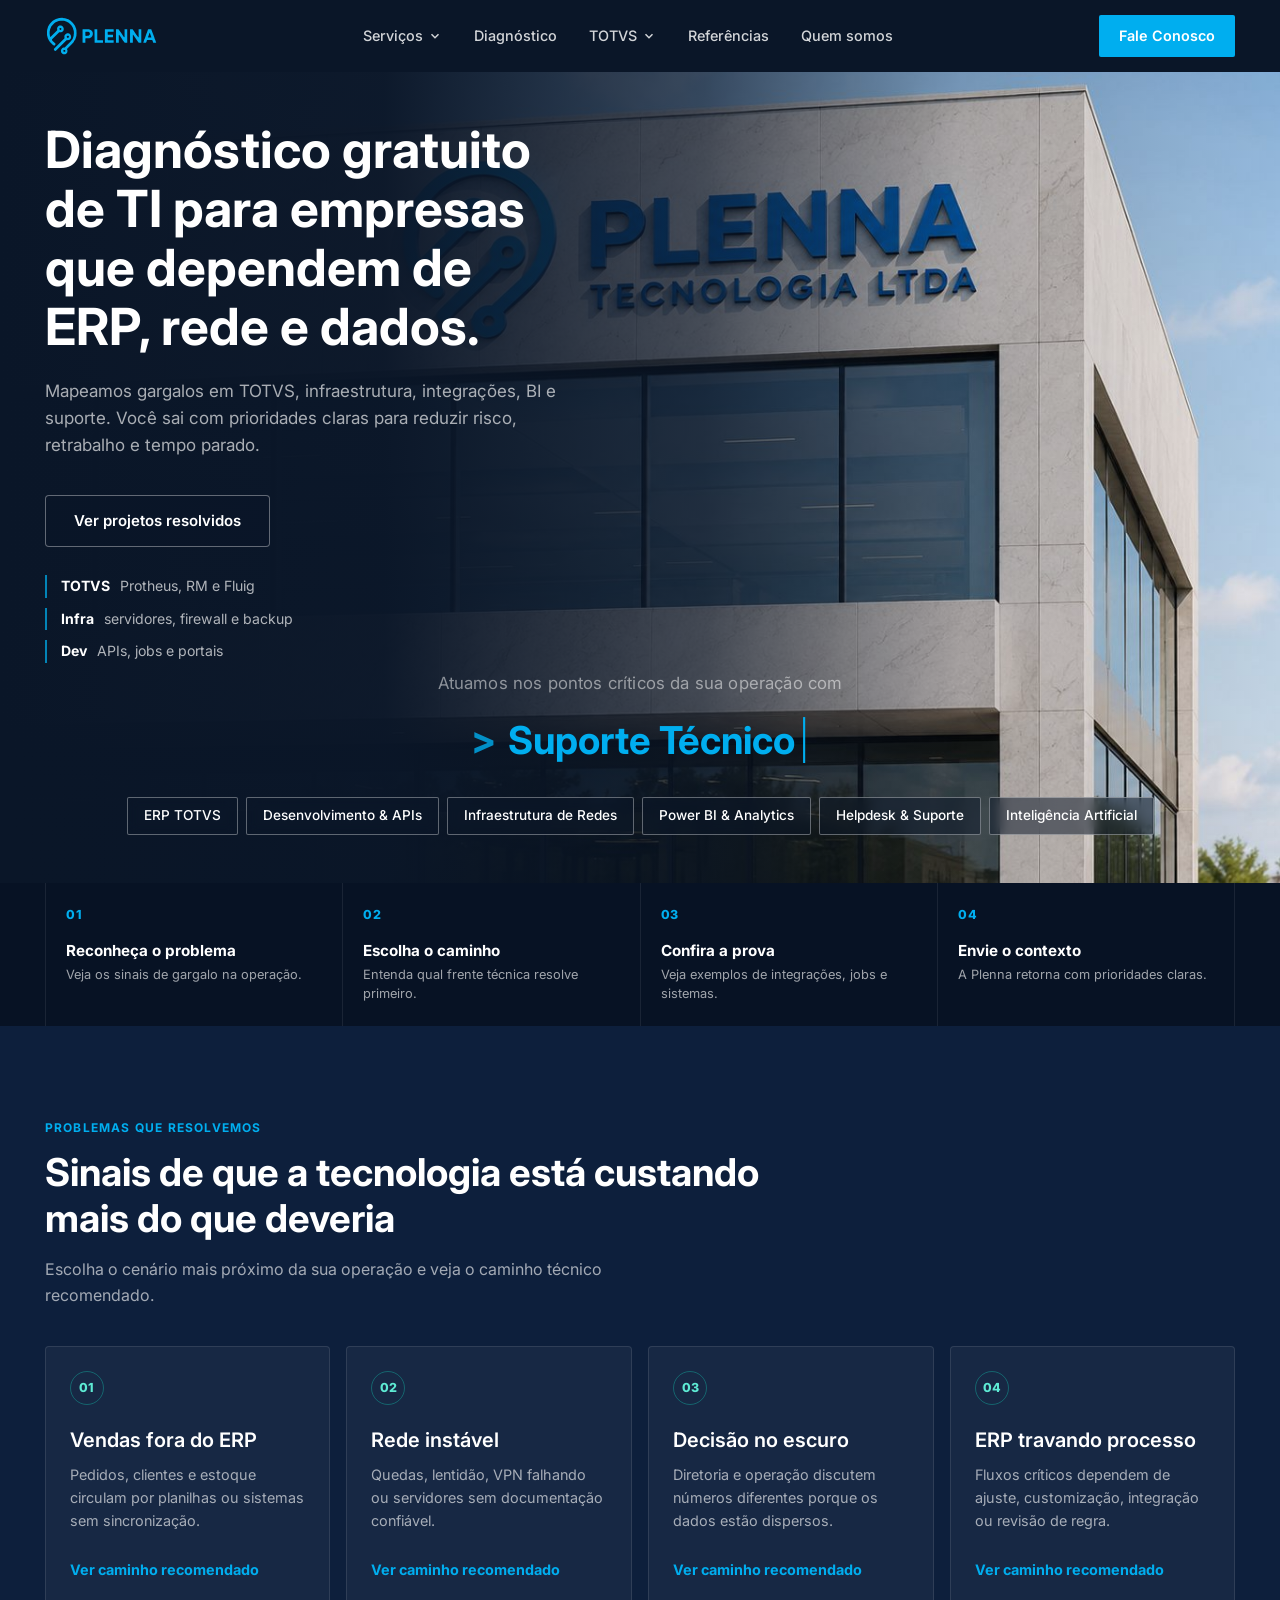
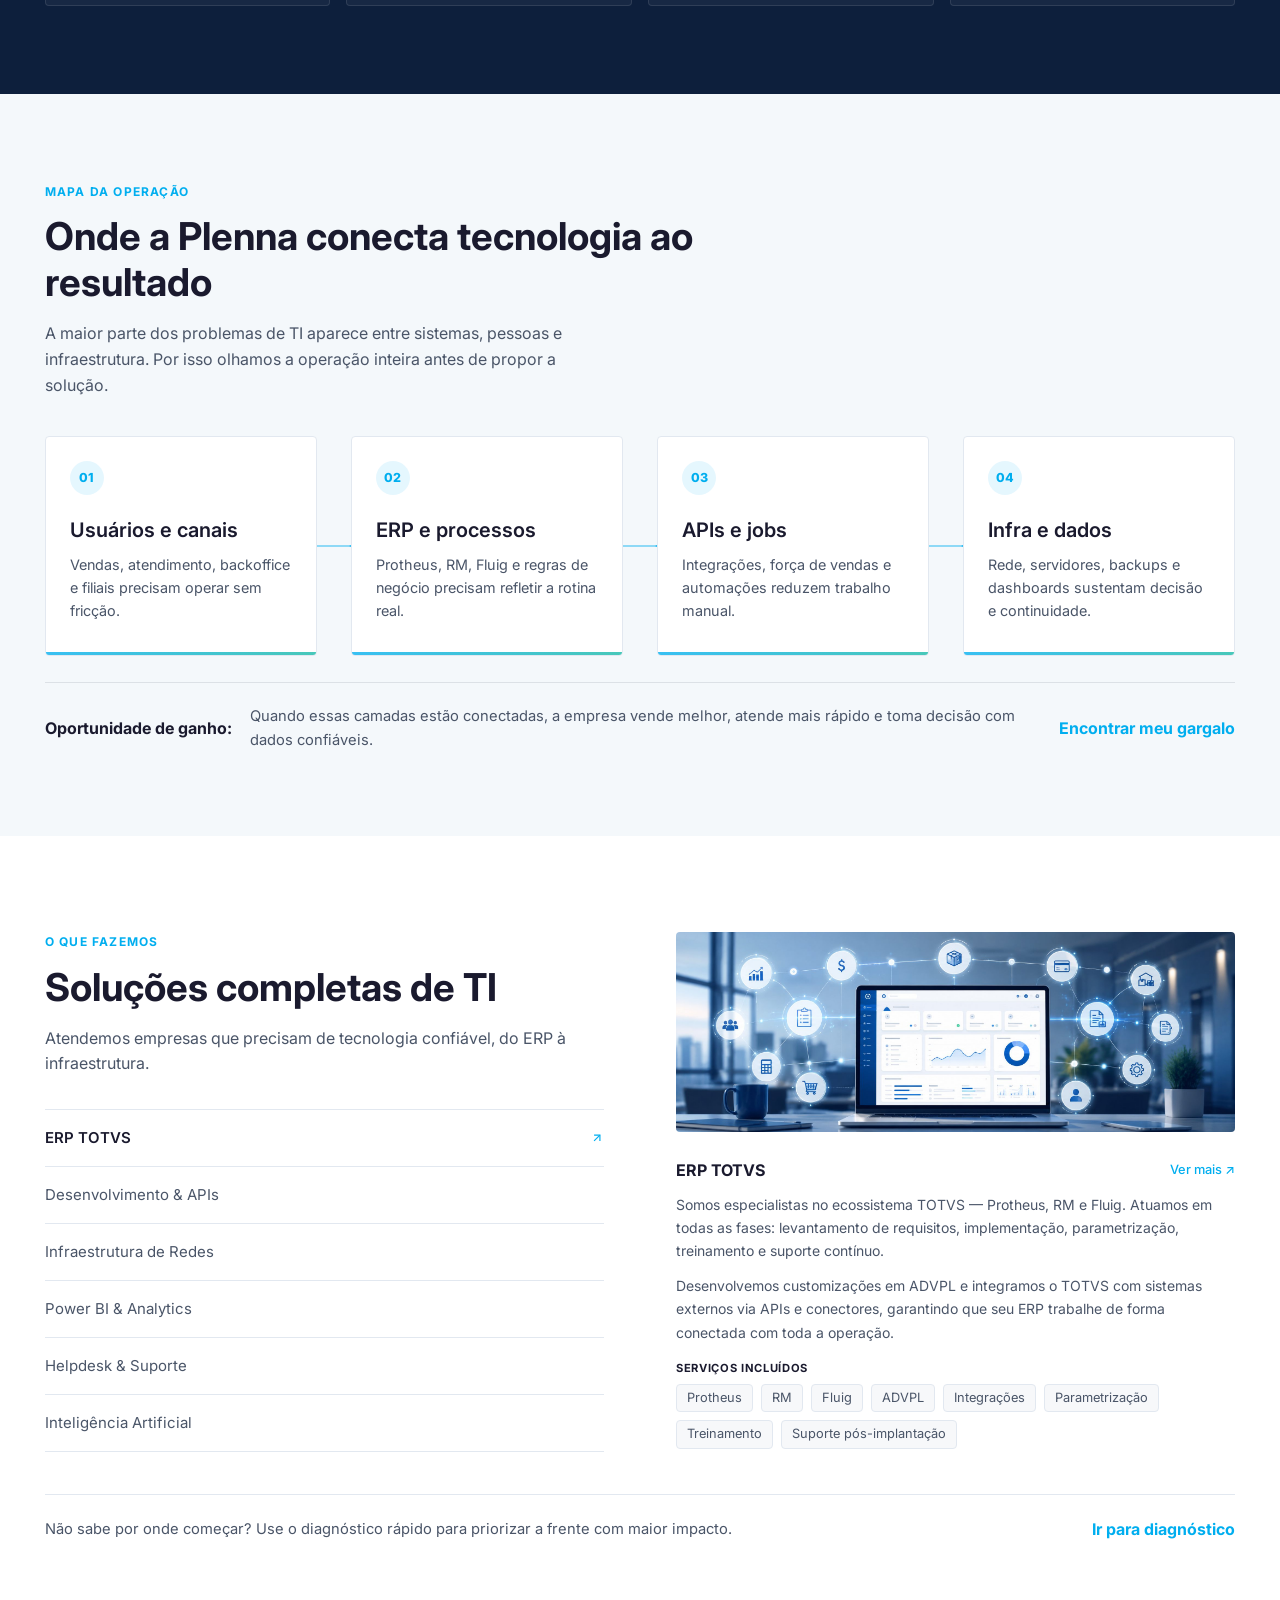
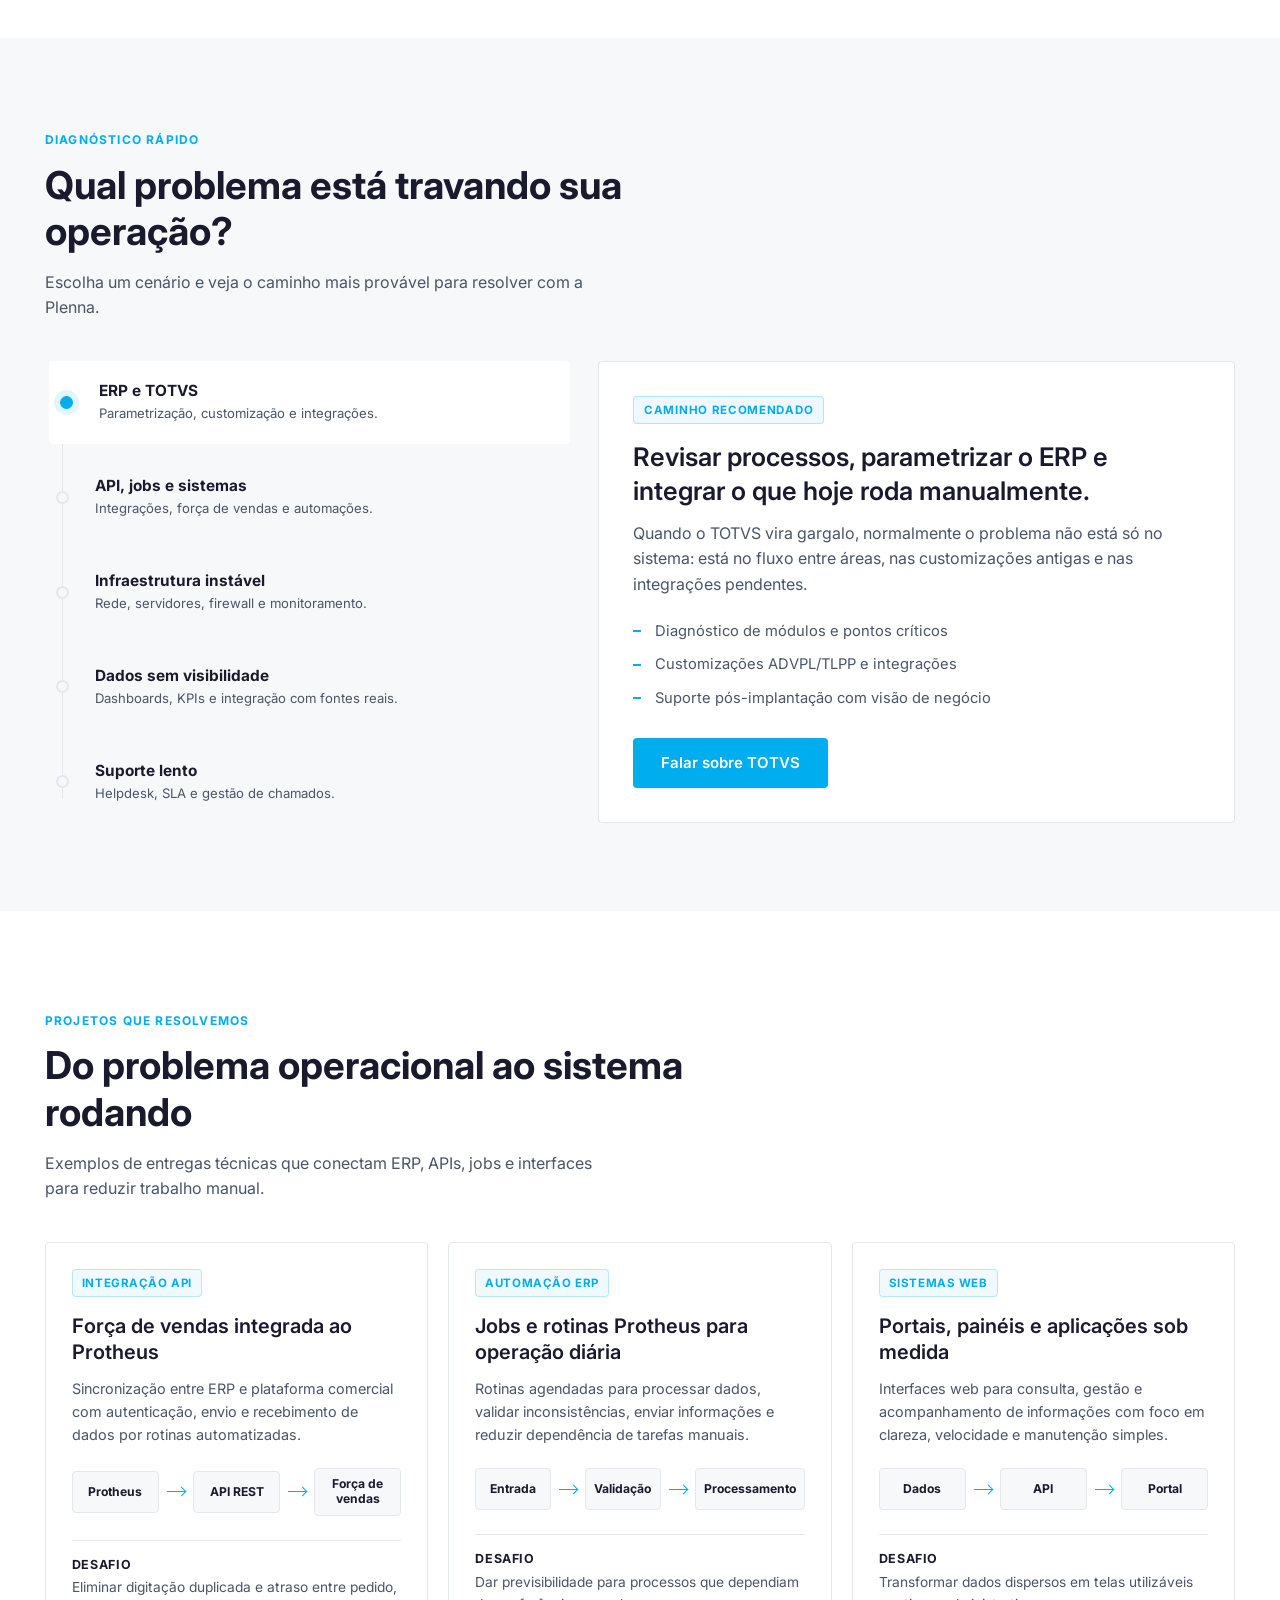
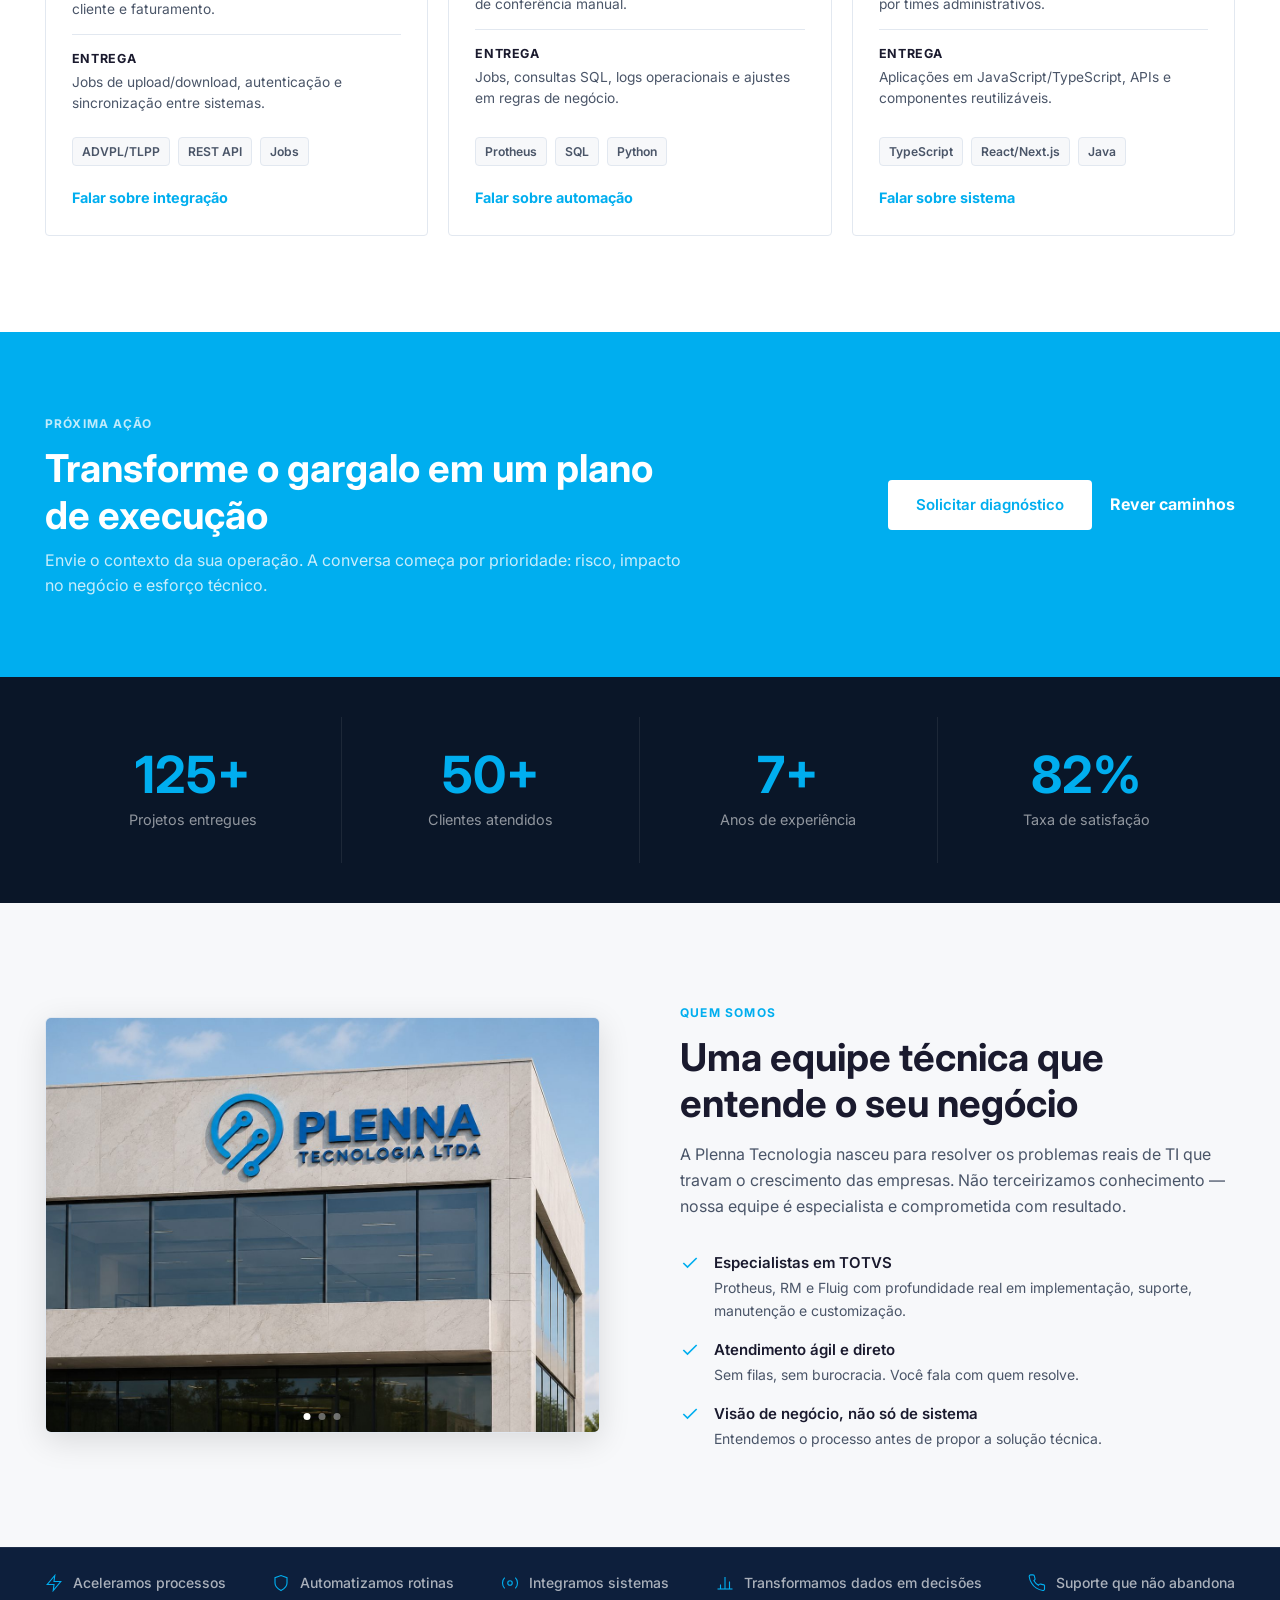
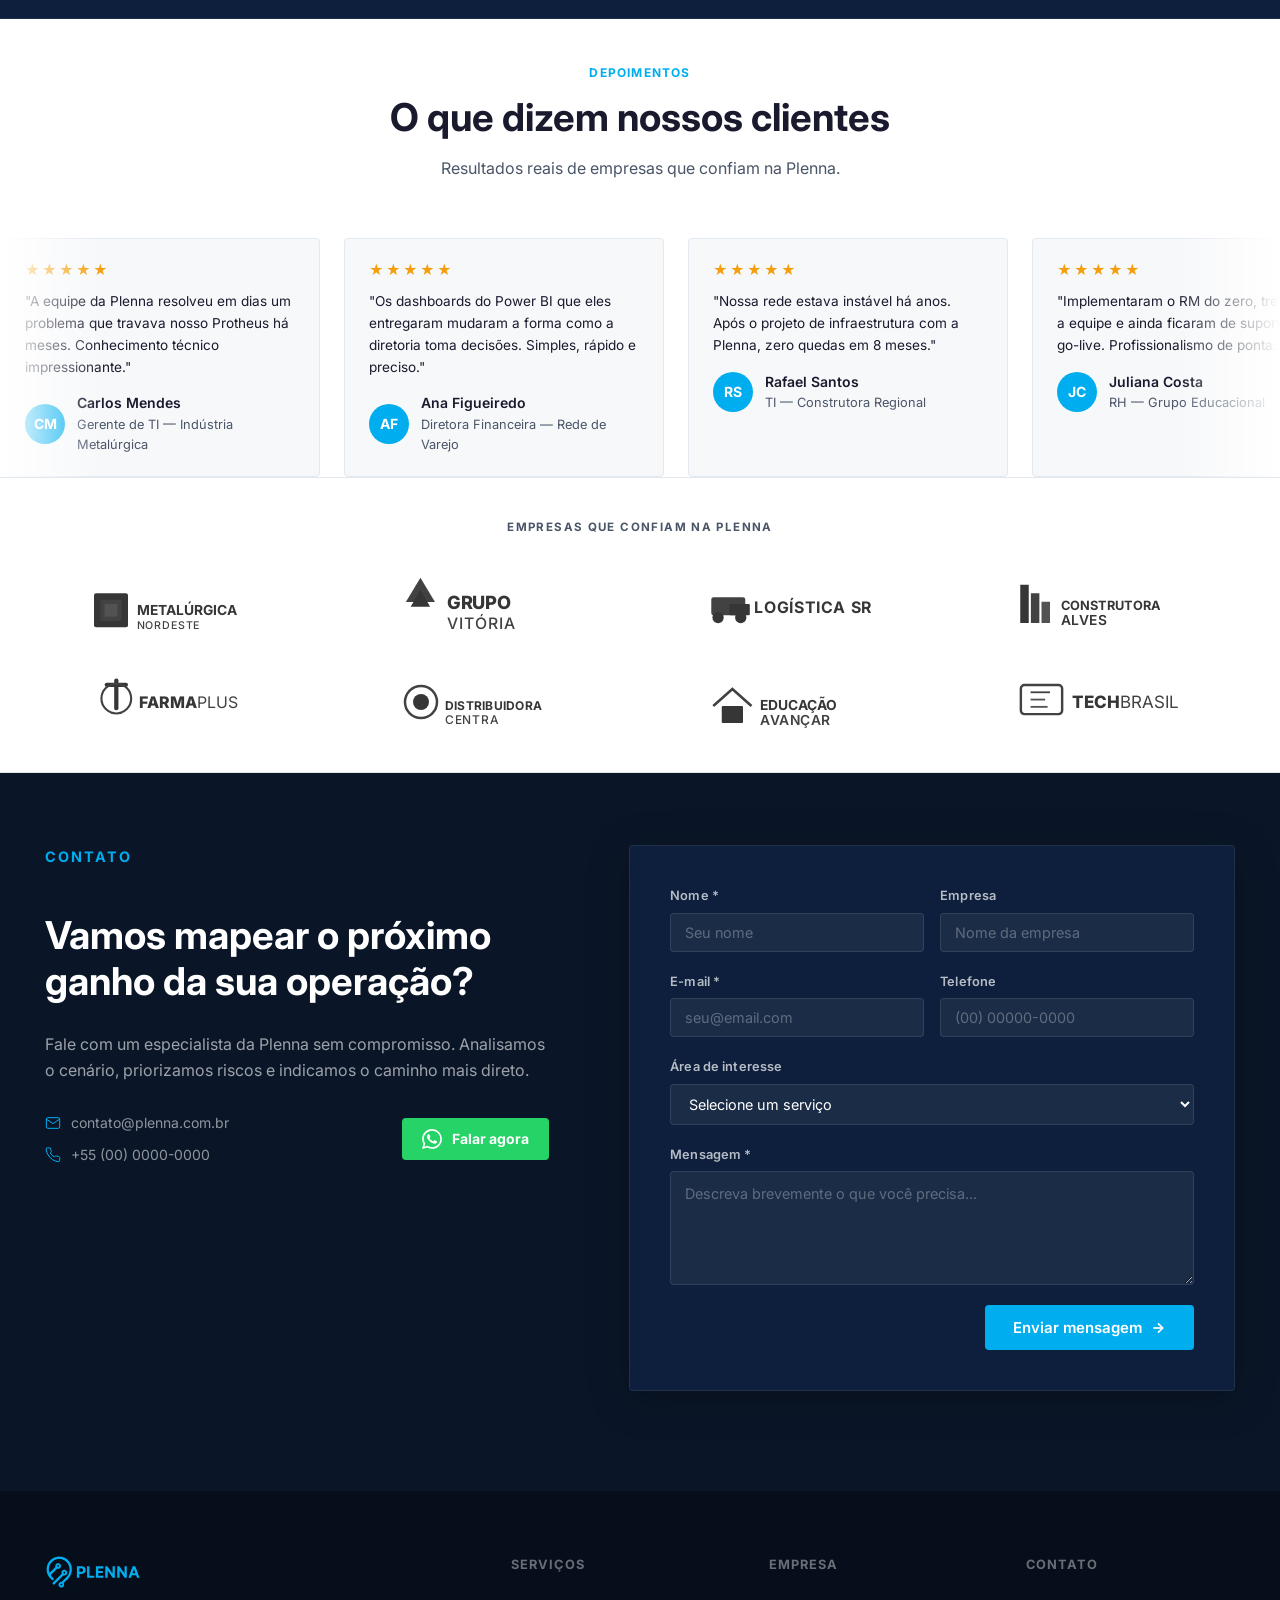
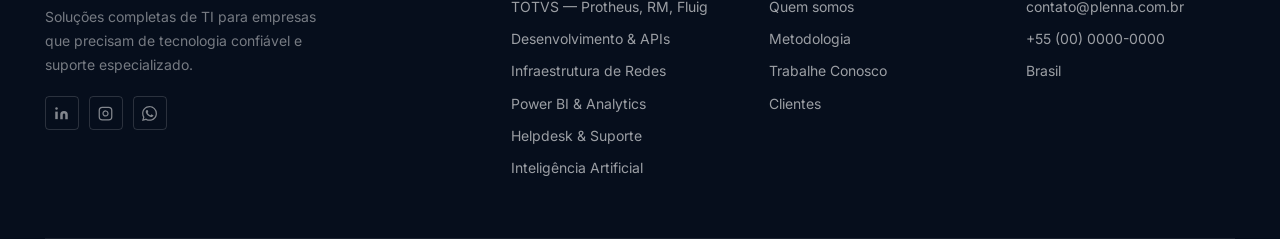
<file: index.html>
﻿<!DOCTYPE html>
<html lang="pt-BR">
<head>
  <meta charset="UTF-8" />
  <meta name="viewport" content="width=device-width, initial-scale=1.0" />
  <title>Plenna Tecnologia | TOTVS, Infraestrutura, APIs e BI</title>
  <meta name="description" content="Consultoria de TI para empresas: TOTVS Protheus, RM e Fluig, infraestrutura, servidores, APIs, jobs, Power BI, helpdesk e inteligência artificial." />
  <meta name="robots" content="index, follow" />
  <meta name="author" content="Plenna Tecnologia" />
  <meta name="theme-color" content="#0A1628" />
  <link rel="canonical" href="https://plenna.com.br/" />
  <meta property="og:locale" content="pt_BR" />
  <meta property="og:type" content="website" />
  <meta property="og:site_name" content="Plenna Tecnologia" />
  <meta property="og:title" content="Plenna Tecnologia | TOTVS, Infraestrutura, APIs e BI" />
  <meta property="og:description" content="Diagnóstico e soluções de TI para empresas que dependem de ERP, rede, dados, integrações e suporte técnico." />
  <meta property="og:url" content="https://plenna.com.br/" />
  <meta property="og:image" content="https://plenna.com.br/images/fachada-plenna-IA.jpg" />
  <meta property="og:image:alt" content="Fachada da Plenna Tecnologia" />
  <meta name="twitter:card" content="summary_large_image" />
  <meta name="twitter:title" content="Plenna Tecnologia | TOTVS, Infraestrutura, APIs e BI" />
  <meta name="twitter:description" content="Diagnóstico e soluções de TI para empresas que dependem de ERP, rede, dados, integrações e suporte técnico." />
  <meta name="twitter:image" content="https://plenna.com.br/images/fachada-plenna-IA.jpg" />
  <script type="application/ld+json">
  {
    "@context": "https://schema.org",
    "@graph": [
      {
        "@type": "Organization",
        "@id": "https://plenna.com.br/#organization",
        "name": "Plenna Tecnologia",
        "url": "https://plenna.com.br/",
        "logo": "https://plenna.com.br/assets/plenna-logo.png",
        "email": "contato@plenna.com.br",
        "areaServed": "BR",
        "knowsAbout": [
          "TOTVS Protheus",
          "TOTVS RM",
          "Fluig",
          "Infraestrutura de TI",
          "Servidores",
          "APIs REST",
          "Power BI",
          "Helpdesk",
          "Inteligência Artificial"
        ]
      },
      {
        "@type": "WebSite",
        "@id": "https://plenna.com.br/#website",
        "name": "Plenna Tecnologia",
        "url": "https://plenna.com.br/",
        "publisher": { "@id": "https://plenna.com.br/#organization" }
      },
      {
        "@type": "ItemList",
        "@id": "https://plenna.com.br/#services",
        "name": "Serviços de TI da Plenna Tecnologia",
        "itemListElement": [
          { "@type": "Service", "name": "Consultoria TOTVS Protheus, RM e Fluig", "provider": { "@id": "https://plenna.com.br/#organization" } },
          { "@type": "Service", "name": "Desenvolvimento de sistemas, APIs e integrações", "provider": { "@id": "https://plenna.com.br/#organization" } },
          { "@type": "Service", "name": "Infraestrutura de redes e servidores", "provider": { "@id": "https://plenna.com.br/#organization" } },
          { "@type": "Service", "name": "Power BI e Business Intelligence", "provider": { "@id": "https://plenna.com.br/#organization" } },
          { "@type": "Service", "name": "Helpdesk e suporte técnico", "provider": { "@id": "https://plenna.com.br/#organization" } },
          { "@type": "Service", "name": "Inteligência artificial para empresas", "provider": { "@id": "https://plenna.com.br/#organization" } }
        ]
      }
    ]
  }
  </script>
  <link rel="icon" type="image/x-icon" href="public/favicon.ico" />
  <link rel="manifest" href="public/site.webmanifest" />
  <link rel="apple-touch-icon" href="public/apple-touch-icon.png" />
  <link rel="preconnect" href="https://fonts.googleapis.com" />
  <link rel="preconnect" href="https://fonts.gstatic.com" crossorigin />
  <link href="https://fonts.googleapis.com/css2?family=Inter:wght@400;500;600;700&display=swap" rel="stylesheet" />
  <link rel="stylesheet" href="css/style.css" />
</head>
<body>

<!-- ============================================================
     HEADER
============================================================ -->
<header class="site-header">
  <div class="container">
    <div class="header-inner">
      <a href="index.html" class="logo" aria-label="Plenna Tecnologia">
        <img src="assets/plenna-header-svg-options/plenna-icon-plenna.svg" alt="Plenna Tecnologia" />
      </a>

      <nav class="main-nav" aria-label="Navegação principal">
        <div class="nav-item">
          <a href="#servicos" class="nav-link">
            Serviços
            <svg viewBox="0 0 24 24" fill="none" stroke="currentColor" stroke-width="2.5"><polyline points="6 9 12 15 18 9"/></svg>
          </a>
          <div class="dropdown">
            <a href="servicos/desenvolvimento.html">Desenvolvimento & APIs</a>
            <a href="servicos/infraestrutura.html">Infraestrutura de Redes</a>
            <a href="servicos/powerbi.html">Power BI & Analytics</a>
            <a href="servicos/helpdesk.html">Helpdesk & Suporte</a>
            <a href="servicos/ia.html">Inteligência Artificial</a>
          </div>
        </div>
        <a href="#diagnostico" class="nav-link">Diagnóstico</a>
        <div class="nav-item">
          <a href="servicos/totvs.html" class="nav-link">
            TOTVS
            <svg viewBox="0 0 24 24" fill="none" stroke="currentColor" stroke-width="2.5"><polyline points="6 9 12 15 18 9"/></svg>
          </a>
          <div class="dropdown">
            <a href="servicos/totvs.html#protheus">Protheus</a>
            <a href="servicos/totvs.html#rm">RM</a>
            <a href="servicos/totvs.html#fluig">Fluig</a>
            <a href="servicos/totvs.html#advpl">ADVPL & Customizações</a>
            <a href="servicos/totvs.html#integracoes">Integrações TOTVS</a>
          </div>
        </div>
        <a href="#depoimentos" class="nav-link">Referências</a>
        <a href="#sobre" class="nav-link">Quem somos</a>
        <!-- mobile-only CTA inside nav -->
        <div class="header-cta">
          <a href="https://wa.me/5500000000000" target="_blank" rel="noopener" class="btn btn-primary">Fale Conosco</a>
        </div>
      </nav>

      <!-- 3rd column: CTA on desktop, toggle on mobile -->
      <div class="header-actions">
        <a href="https://wa.me/5500000000000" target="_blank" rel="noopener" class="btn btn-primary desktop-cta">Fale Conosco</a>
        <button class="nav-toggle" aria-label="Abrir menu" aria-expanded="false">
          <span></span><span></span><span></span>
        </button>
      </div>
    </div>
  </div>
</header>

<!-- ============================================================
     HERO
============================================================ -->
<section class="hero" id="inicio">
  <div class="container">
    <div class="hero-grid">
      <div class="hero-content">
        <h1>Diagnóstico gratuito de TI para empresas que dependem de ERP, rede e dados.</h1>
        <p class="hero-sub">Mapeamos gargalos em TOTVS, infraestrutura, integrações, BI e suporte. Você sai com prioridades claras para reduzir risco, retrabalho e tempo parado.</p>
        <div class="hero-actions">
          <a href="#projetos-resolvidos" class="btn btn-hero-outline">Ver projetos resolvidos</a>
        </div>
        <div class="hero-proof-points" aria-label="Frentes atendidas pela Plenna">
          <span><strong>TOTVS</strong> Protheus, RM e Fluig</span>
          <span><strong>Infra</strong> servidores, firewall e backup</span>
          <span><strong>Dev</strong> APIs, jobs e portais</span>
        </div>
      </div>
      <div class="hero-visual"></div>
    </div>

    <div class="hero-typewriter-inline">
      <span class="hero-typewriter-intro">Atuamos nos pontos críticos da sua operação com</span>
      <div class="hero-typewriter-big">
        <span class="typewriter-prompt">&gt;</span><span class="typewriter-wrap"><span id="typewriter"></span><span class="typewriter-cursor">|</span></span>
      </div>
      <div class="hero-service-pills">
        <a href="#servicos" class="hero-pill" data-service="totvs">ERP TOTVS</a>
        <a href="#servicos" class="hero-pill" data-service="desenvolvimento">Desenvolvimento & APIs</a>
        <a href="#servicos" class="hero-pill" data-service="infraestrutura">Infraestrutura de Redes</a>
        <a href="#servicos" class="hero-pill" data-service="powerbi">Power BI & Analytics</a>
        <a href="#servicos" class="hero-pill" data-service="helpdesk">Helpdesk & Suporte</a>
        <a href="#servicos" class="hero-pill" data-service="ia">Inteligência Artificial</a>
      </div>
    </div>
  </div>
</section>

<!-- ============================================================
     CONVERSION PATH
============================================================ -->
<section class="conversion-path" aria-label="Jornada de decisão">
  <div class="container">
    <div class="conversion-path-grid">
      <a href="#dores" class="conversion-step">
        <span>01</span>
        <strong>Reconheça o problema</strong>
        <small>Veja os sinais de gargalo na operação.</small>
      </a>
      <a href="#diagnostico" class="conversion-step">
        <span>02</span>
        <strong>Escolha o caminho</strong>
        <small>Entenda qual frente técnica resolve primeiro.</small>
      </a>
      <a href="#projetos-resolvidos" class="conversion-step">
        <span>03</span>
        <strong>Confira a prova</strong>
        <small>Veja exemplos de integrações, jobs e sistemas.</small>
      </a>
      <a href="#contato" class="conversion-step" data-form-service="Diagnóstico de TI" data-form-prompt="Conte qual gargalo mais impacta a operação hoje: ERP, rede, dados, integrações ou suporte.">
        <span>04</span>
        <strong>Envie o contexto</strong>
        <small>A Plenna retorna com prioridades claras.</small>
      </a>
    </div>
  </div>
</section>

<!-- ============================================================
     PAIN POINTS
============================================================ -->
<section class="pain-points" id="dores">
  <div class="container">
    <div class="pain-points-header fade-in">
      <span class="section-label">Problemas que resolvemos</span>
      <h2 class="section-title">Sinais de que a tecnologia está custando mais do que deveria</h2>
      <p class="section-sub">Escolha o cenário mais próximo da sua operação e veja o caminho técnico recomendado.</p>
    </div>

    <div class="pain-grid">
      <a href="#diagnostico" class="pain-card fade-in" data-diagnostic-target="dev">
        <span class="pain-card-icon">01</span>
        <h3>Vendas fora do ERP</h3>
        <p>Pedidos, clientes e estoque circulam por planilhas ou sistemas sem sincronização.</p>
        <span class="pain-card-cta">Ver caminho recomendado</span>
      </a>

      <a href="#diagnostico" class="pain-card fade-in fade-in-delay-1" data-diagnostic-target="infra">
        <span class="pain-card-icon">02</span>
        <h3>Rede instável</h3>
        <p>Quedas, lentidão, VPN falhando ou servidores sem documentação confiável.</p>
        <span class="pain-card-cta">Ver caminho recomendado</span>
      </a>

      <a href="#diagnostico" class="pain-card fade-in fade-in-delay-2" data-diagnostic-target="bi">
        <span class="pain-card-icon">03</span>
        <h3>Decisão no escuro</h3>
        <p>Diretoria e operação discutem números diferentes porque os dados estão dispersos.</p>
        <span class="pain-card-cta">Ver caminho recomendado</span>
      </a>

      <a href="#diagnostico" class="pain-card fade-in fade-in-delay-3" data-diagnostic-target="erp">
        <span class="pain-card-icon">04</span>
        <h3>ERP travando processo</h3>
        <p>Fluxos críticos dependem de ajuste, customização, integração ou revisão de regra.</p>
        <span class="pain-card-cta">Ver caminho recomendado</span>
      </a>
    </div>
  </div>
</section>

<!-- ============================================================
     OPERATION MAP
============================================================ -->
<section class="operation-map" id="mapa-operacao">
  <div class="container">
    <div class="operation-map-header fade-in">
      <span class="section-label">Mapa da operação</span>
      <h2 class="section-title">Onde a Plenna conecta tecnologia ao resultado</h2>
      <p class="section-sub">A maior parte dos problemas de TI aparece entre sistemas, pessoas e infraestrutura. Por isso olhamos a operação inteira antes de propor a solução.</p>
    </div>

    <div class="operation-flow fade-in fade-in-delay-1" aria-label="Fluxo de análise da operação de TI">
      <article class="operation-node">
        <span class="operation-step">01</span>
        <h3>Usuários e canais</h3>
        <p>Vendas, atendimento, backoffice e filiais precisam operar sem fricção.</p>
      </article>
      <span class="operation-connector" aria-hidden="true"></span>
      <article class="operation-node">
        <span class="operation-step">02</span>
        <h3>ERP e processos</h3>
        <p>Protheus, RM, Fluig e regras de negócio precisam refletir a rotina real.</p>
      </article>
      <span class="operation-connector" aria-hidden="true"></span>
      <article class="operation-node">
        <span class="operation-step">03</span>
        <h3>APIs e jobs</h3>
        <p>Integrações, força de vendas e automações reduzem trabalho manual.</p>
      </article>
      <span class="operation-connector" aria-hidden="true"></span>
      <article class="operation-node">
        <span class="operation-step">04</span>
        <h3>Infra e dados</h3>
        <p>Rede, servidores, backups e dashboards sustentam decisão e continuidade.</p>
      </article>
    </div>

    <div class="operation-insight fade-in fade-in-delay-2">
      <strong>Oportunidade de ganho:</strong>
      <p>Quando essas camadas estão conectadas, a empresa vende melhor, atende mais rápido e toma decisão com dados confiáveis.</p>
      <a href="#diagnostico">Encontrar meu gargalo</a>
    </div>
  </div>
</section>


<!-- ============================================================
     SERVICES — Interactive
============================================================ -->
<section class="services" id="servicos">
  <div class="container">
    <div class="services-layout">

      <!-- Coluna esquerda: header + lista -->
      <div class="services-left">
        <div class="services-header">
          <span class="section-label">O que fazemos</span>
          <h2 class="section-title">Soluções completas de TI</h2>
          <p class="section-sub">Atendemos empresas que precisam de tecnologia confiável, do ERP à infraestrutura.</p>
        </div>

        <ul class="services-list">
          <li class="services-list-item active" data-service="totvs">
            <span>ERP TOTVS</span>
            <svg viewBox="0 0 24 24" fill="none" stroke="currentColor" stroke-width="2"><line x1="7" y1="17" x2="17" y2="7"/><polyline points="7 7 17 7 17 17"/></svg>
          </li>
          <li class="services-list-item" data-service="desenvolvimento">
            <span>Desenvolvimento & APIs</span>
            <svg viewBox="0 0 24 24" fill="none" stroke="currentColor" stroke-width="2"><line x1="7" y1="17" x2="17" y2="7"/><polyline points="7 7 17 7 17 17"/></svg>
          </li>
          <li class="services-list-item" data-service="infraestrutura">
            <span>Infraestrutura de Redes</span>
            <svg viewBox="0 0 24 24" fill="none" stroke="currentColor" stroke-width="2"><line x1="7" y1="17" x2="17" y2="7"/><polyline points="7 7 17 7 17 17"/></svg>
          </li>
          <li class="services-list-item" data-service="powerbi">
            <span>Power BI & Analytics</span>
            <svg viewBox="0 0 24 24" fill="none" stroke="currentColor" stroke-width="2"><line x1="7" y1="17" x2="17" y2="7"/><polyline points="7 7 17 7 17 17"/></svg>
          </li>
          <li class="services-list-item" data-service="helpdesk">
            <span>Helpdesk & Suporte</span>
            <svg viewBox="0 0 24 24" fill="none" stroke="currentColor" stroke-width="2"><line x1="7" y1="17" x2="17" y2="7"/><polyline points="7 7 17 7 17 17"/></svg>
          </li>
          <li class="services-list-item" data-service="ia">
            <span>Inteligência Artificial</span>
            <svg viewBox="0 0 24 24" fill="none" stroke="currentColor" stroke-width="2"><line x1="7" y1="17" x2="17" y2="7"/><polyline points="7 7 17 7 17 17"/></svg>
          </li>
        </ul>
      </div>

      <!-- Coluna direita: imagem pequena no topo + painel de texto embaixo -->
      <div class="services-right">
        <div class="services-right-img">
          <img class="services-img-item active" data-service="totvs"        src="images/servico-totvs.jpg"          alt="ERP TOTVS" />
          <img class="services-img-item"        data-service="desenvolvimento" src="images/servico-desenvolvimento.jpg" alt="Desenvolvimento & APIs" />
          <img class="services-img-item"        data-service="infraestrutura"  src="images/servico-infraestrutura.jpg" alt="Infraestrutura de Redes" />
          <img class="services-img-item"        data-service="powerbi"         src="images/servico-powerbi.jpg"        alt="Power BI & Analytics" />
          <img class="services-img-item"        data-service="helpdesk"        src="images/servico-helpdesk.jpg"       alt="Helpdesk & Suporte" />
          <img class="services-img-item"        data-service="ia"              src="images/servico-ia.jpg"             alt="Inteligência Artificial" />
        </div>

        <div class="services-panel">
          <div class="services-panel-item active" data-service="totvs">
            <h3>ERP TOTVS <a href="servicos/totvs.html">Ver mais ↗</a></h3>
            <p>Somos especialistas no ecossistema TOTVS — Protheus, RM e Fluig. Atuamos em todas as fases: levantamento de requisitos, implementação, parametrização, treinamento e suporte contínuo.</p>
            <p>Desenvolvemos customizações em ADVPL e integramos o TOTVS com sistemas externos via APIs e conectores, garantindo que seu ERP trabalhe de forma conectada com toda a operação.</p>
            <div class="services-panel-tags">
              <span class="services-panel-tags-label">Serviços incluídos</span>
              <ul><li>Protheus</li><li>RM</li><li>Fluig</li><li>ADVPL</li><li>Integrações</li><li>Parametrização</li><li>Treinamento</li><li>Suporte pós-implantação</li></ul>
            </div>
          </div>

          <div class="services-panel-item" data-service="desenvolvimento">
            <h3>Desenvolvimento & APIs <a href="servicos/desenvolvimento.html">Ver mais ↗</a></h3>
            <p>Criamos sites institucionais, portais, sistemas internos e aplicações sob medida. Cada projeto é pensado para resolver um problema real — sem código desnecessário, sem prazo alongado.</p>
            <p>Também desenvolvemos APIs REST, integrações com ERP e jobs de processamento que conectam plataformas diferentes, eliminando processos manuais e retrabalho do seu time.</p>
            <div class="services-panel-tags">
              <span class="services-panel-tags-label">Serviços incluídos</span>
              <ul><li>Sites institucionais</li><li>Sistemas web</li><li>APIs REST</li><li>Jobs</li><li>Integrações ERP</li><li>JavaScript</li><li>TypeScript</li><li>Python</li><li>Java</li><li>React</li></ul>
            </div>
          </div>

          <div class="services-panel-item" data-service="infraestrutura">
            <h3>Infraestrutura de Redes <a href="servicos/infraestrutura.html">Ver mais ↗</a></h3>
            <p>Projetamos, implantamos e organizamos ambientes on-premises e virtuais — servidores Windows/Linux, virtualização, firewall, VPN, AD/DNS/DHCP, backups e redes corporativas.</p>
            <p>Atuamos por projeto ou demanda, com diagnóstico, documentação, padronização e ajustes para o dia a dia da TI.</p>
            <div class="services-panel-tags">
              <span class="services-panel-tags-label">Serviços incluídos</span>
              <ul><li>Windows Server</li><li>Linux</li><li>VMware</li><li>Proxmox</li><li>pfSense</li><li>MikroTik</li><li>VPN</li><li>AD/DNS/DHCP</li><li>UniFi</li><li>Backups</li></ul>
            </div>
          </div>

          <div class="services-panel-item" data-service="powerbi">
            <h3>Power BI & Analytics <a href="servicos/powerbi.html">Ver mais ↗</a></h3>
            <p>Transformamos dados dispersos em dashboards claros e acionáveis. Conectamos suas fontes — ERP, planilhas, bancos de dados e APIs — e construímos relatórios que respondem às perguntas certas para cada área do negócio.</p>
            <p>Com modelagem de dados e DAX avançado, entregamos indicadores confiáveis que embasam decisões rápidas e bem fundamentadas.</p>
            <div class="services-panel-tags">
              <span class="services-panel-tags-label">Serviços incluídos</span>
              <ul><li>Dashboards interativos</li><li>Modelagem de dados</li><li>DAX avançado</li><li>ETL & Power Query</li><li>KPIs e metas</li><li>Relatórios gerenciais</li><li>Integração com TOTVS</li><li>Treinamento em Power BI</li></ul>
            </div>
          </div>

          <div class="services-panel-item" data-service="helpdesk">
            <h3>Helpdesk & Suporte <a href="servicos/helpdesk.html">Ver mais ↗</a></h3>
            <p>Atendimento técnico ágil por chamado, remoto ou presencial — com SLA definido e equipe especializada que resolve sem burocracia. Nada de filas intermináveis ou scripts genéricos.</p>
            <p>Gerenciamos todo o ciclo do chamado, desde o registro até a solução, com relatórios periódicos de desempenho e foco em reduzir o tempo de inatividade da sua equipe.</p>
            <div class="services-panel-tags">
              <span class="services-panel-tags-label">Serviços incluídos</span>
              <ul><li>Suporte remoto</li><li>Atendimento presencial</li><li>SLA contratual</li><li>Gestão de chamados</li><li>N1 / N2 / N3</li><li>Relatórios de SLA</li><li>Manutenção preventiva</li><li>Gestão de ativos de TI</li></ul>
            </div>
          </div>

          <div class="services-panel-item" data-service="ia">
            <h3>Inteligência Artificial <a href="servicos/ia.html">Ver mais ↗</a></h3>
            <p>Aplicamos IA de forma prática no seu negócio: chatbots para atendimento, automação de tarefas repetitivas, análise preditiva de dados e integração com modelos de linguagem como GPT e Claude.</p>
            <p>Não vendemos tecnologia por tecnologia — identificamos onde a IA gera ganho real de produtividade e implementamos com foco em resultado mensurável.</p>
            <div class="services-panel-tags">
              <span class="services-panel-tags-label">Serviços incluídos</span>
              <ul><li>Chatbots inteligentes</li><li>Integração com LLMs</li><li>Automação de processos</li><li>Análise preditiva</li><li>Processamento de documentos</li><li>IA aplicada ao TOTVS</li><li>Treinamento de modelos</li><li>Consultoria em IA</li></ul>
            </div>
          </div>
        </div>
      </div>

    </div>

    <div class="services-next fade-in">
      <p>Não sabe por onde começar? Use o diagnóstico rápido para priorizar a frente com maior impacto.</p>
      <a href="#diagnostico">Ir para diagnóstico</a>
    </div>
  </div>
</section>

<!-- ============================================================
     DIAGNOSTIC
============================================================ -->
<section class="diagnostic" id="diagnostico">
  <div class="container">
    <div class="diagnostic-header fade-in">
      <span class="section-label">Diagnóstico rápido</span>
      <h2 class="section-title">Qual problema está travando sua operação?</h2>
      <p class="section-sub">Escolha um cenário e veja o caminho mais provável para resolver com a Plenna.</p>
    </div>

    <div class="diagnostic-grid">
      <div class="diagnostic-options fade-in">
        <button class="diagnostic-option active" type="button" data-diagnostic="erp" aria-pressed="true">
          <span class="diagnostic-node-dot"></span>
          <span>
            <strong>ERP e TOTVS</strong>
            <small>Parametrização, customização e integrações.</small>
          </span>
        </button>

        <button class="diagnostic-option" type="button" data-diagnostic="dev" aria-pressed="false">
          <span class="diagnostic-node-dot"></span>
          <span>
            <strong>API, jobs e sistemas</strong>
            <small>Integrações, força de vendas e automações.</small>
          </span>
        </button>

        <button class="diagnostic-option" type="button" data-diagnostic="infra" aria-pressed="false">
          <span class="diagnostic-node-dot"></span>
          <span>
            <strong>Infraestrutura instável</strong>
            <small>Rede, servidores, firewall e monitoramento.</small>
          </span>
        </button>

        <button class="diagnostic-option" type="button" data-diagnostic="bi" aria-pressed="false">
          <span class="diagnostic-node-dot"></span>
          <span>
            <strong>Dados sem visibilidade</strong>
            <small>Dashboards, KPIs e integração com fontes reais.</small>
          </span>
        </button>

        <button class="diagnostic-option" type="button" data-diagnostic="support" aria-pressed="false">
          <span class="diagnostic-node-dot"></span>
          <span>
            <strong>Suporte lento</strong>
            <small>Helpdesk, SLA e gestão de chamados.</small>
          </span>
        </button>
      </div>

      <div class="diagnostic-result fade-in fade-in-delay-1">
        <div class="diagnostic-panel active" data-diagnostic-panel="erp">
          <span class="diagnostic-kicker">Caminho recomendado</span>
          <h3>Revisar processos, parametrizar o ERP e integrar o que hoje roda manualmente.</h3>
          <p>Quando o TOTVS vira gargalo, normalmente o problema não está só no sistema: está no fluxo entre áreas, nas customizações antigas e nas integrações pendentes.</p>
          <ul>
            <li>Diagnóstico de módulos e pontos críticos</li>
            <li>Customizações ADVPL/TLPP e integrações</li>
            <li>Suporte pós-implantação com visão de negócio</li>
          </ul>
          <a href="#contato" class="btn btn-primary" data-form-service="ERP TOTVS" data-form-prompt="Conte qual módulo TOTVS está travando e se o problema envolve parametrização, customização ou integração.">Falar sobre TOTVS</a>
        </div>

        <div class="diagnostic-panel" data-diagnostic-panel="dev">
          <span class="diagnostic-kicker">Caminho recomendado</span>
          <h3>Construir APIs, jobs e sistemas que conectam operação, ERP e canais externos.</h3>
          <p>Projetos como integração de força de vendas, rotinas de upload/download e portais web pedem arquitetura simples, observável e feita para rodar todos os dias.</p>
          <ul>
            <li>APIs REST em JavaScript, TypeScript, Python ou Java</li>
            <li>Jobs de integração, processamento em lote e automações</li>
            <li>Portais e sistemas web com React/Next.js</li>
          </ul>
          <a href="#contato" class="btn btn-primary" data-form-service="Desenvolvimento & APIs" data-form-prompt="Conte quais sistemas precisam conversar e se a necessidade envolve API, job, portal ou automação.">Falar sobre APIs e jobs</a>
        </div>

        <div class="diagnostic-panel" data-diagnostic-panel="infra">
          <span class="diagnostic-kicker">Caminho recomendado</span>
          <h3>Estabilizar a base antes que falhas virem parada operacional.</h3>
          <p>Rede instável, servidor sem monitoramento ou firewall mal mantido custam mais caro quando só aparecem na hora da queda.</p>
          <ul>
            <li>Diagnóstico de rede, servidores e segurança</li>
            <li>Monitoramento, backup e documentação do ambiente</li>
            <li>Plano de evolução com prioridade por risco</li>
          </ul>
          <a href="#contato" class="btn btn-primary" data-form-service="Infraestrutura de Redes" data-form-prompt="Descreva o ambiente atual: servidores, firewall, VPN, backups e pontos de instabilidade percebidos.">Falar sobre infraestrutura</a>
        </div>

        <div class="diagnostic-panel" data-diagnostic-panel="bi">
          <span class="diagnostic-kicker">Caminho recomendado</span>
          <h3>Conectar fontes de dados e transformar rotina operacional em indicadores úteis.</h3>
          <p>Quando cada área usa uma planilha, a empresa perde tempo discutindo número em vez de decidir. O BI precisa nascer das perguntas certas.</p>
          <ul>
            <li>Modelagem de dados e Power Query</li>
            <li>Dashboards executivos e operacionais</li>
            <li>Integração com ERP, bancos e APIs</li>
          </ul>
          <a href="#contato" class="btn btn-primary" data-form-service="Power BI & Analytics" data-form-prompt="Informe quais indicadores você precisa acompanhar e quais fontes de dados existem hoje.">Falar sobre BI</a>
        </div>

        <div class="diagnostic-panel" data-diagnostic-panel="support">
          <span class="diagnostic-kicker">Caminho recomendado</span>
          <h3>Organizar chamados, SLA e atendimento para reduzir tempo parado.</h3>
          <p>Suporte bom não é só responder rápido: é registrar, priorizar, resolver e aprender com os incidentes recorrentes.</p>
          <ul>
            <li>Atendimento remoto e presencial</li>
            <li>SLA, relatórios e gestão de chamados</li>
            <li>Suporte preventivo para reduzir reincidência</li>
          </ul>
          <a href="#contato" class="btn btn-primary" data-form-service="Helpdesk & Suporte" data-form-prompt="Conte o volume de chamados, principais recorrências e se precisa de suporte remoto, presencial ou ambos.">Falar sobre suporte</a>
        </div>
      </div>
    </div>
  </div>
</section>

<!-- ============================================================
     PROJECT PROOF
============================================================ -->
<section class="project-proof" id="projetos-resolvidos">
  <div class="container">
    <div class="project-proof-header fade-in">
      <span class="section-label">Projetos que resolvemos</span>
      <h2 class="section-title">Do problema operacional ao sistema rodando</h2>
      <p class="section-sub">Exemplos de entregas técnicas que conectam ERP, APIs, jobs e interfaces para reduzir trabalho manual.</p>
    </div>

    <div class="project-proof-grid">
      <article class="proof-card fade-in">
        <span class="proof-card-label">Integração API</span>
        <h3>Força de vendas integrada ao Protheus</h3>
        <p>Sincronização entre ERP e plataforma comercial com autenticação, envio e recebimento de dados por rotinas automatizadas.</p>
        <div class="proof-flow" aria-label="Fluxo de integração">
          <span>Protheus</span>
          <i></i>
          <span>API REST</span>
          <i></i>
          <span>Força de vendas</span>
        </div>
        <dl class="proof-details">
          <div><dt>Desafio</dt><dd>Eliminar digitação duplicada e atraso entre pedido, cliente e faturamento.</dd></div>
          <div><dt>Entrega</dt><dd>Jobs de upload/download, autenticação e sincronização entre sistemas.</dd></div>
        </dl>
        <div class="proof-stack"><span>ADVPL/TLPP</span><span>REST API</span><span>Jobs</span></div>
        <a href="#contato" data-form-service="Desenvolvimento & APIs" data-form-prompt="Conte quais sistemas precisam conversar: Protheus, força de vendas, e-commerce, planilhas ou outro canal.">Falar sobre integração</a>
      </article>

      <article class="proof-card fade-in fade-in-delay-1">
        <span class="proof-card-label">Automação ERP</span>
        <h3>Jobs e rotinas Protheus para operação diária</h3>
        <p>Rotinas agendadas para processar dados, validar inconsistências, enviar informações e reduzir dependência de tarefas manuais.</p>
        <div class="proof-flow" aria-label="Fluxo de automação">
          <span>Entrada</span>
          <i></i>
          <span>Validação</span>
          <i></i>
          <span>Processamento</span>
        </div>
        <dl class="proof-details">
          <div><dt>Desafio</dt><dd>Dar previsibilidade para processos que dependiam de conferência manual.</dd></div>
          <div><dt>Entrega</dt><dd>Jobs, consultas SQL, logs operacionais e ajustes em regras de negócio.</dd></div>
        </dl>
        <div class="proof-stack"><span>Protheus</span><span>SQL</span><span>Python</span></div>
        <a href="#contato" data-form-service="ERP TOTVS" data-form-prompt="Conte qual rotina precisa ser automatizada e se ela roda no Protheus, SQL, arquivo ou API.">Falar sobre automação</a>
      </article>

      <article class="proof-card fade-in fade-in-delay-2">
        <span class="proof-card-label">Sistemas web</span>
        <h3>Portais, painéis e aplicações sob medida</h3>
        <p>Interfaces web para consulta, gestão e acompanhamento de informações com foco em clareza, velocidade e manutenção simples.</p>
        <div class="proof-flow" aria-label="Fluxo de aplicação web">
          <span>Dados</span>
          <i></i>
          <span>API</span>
          <i></i>
          <span>Portal</span>
        </div>
        <dl class="proof-details">
          <div><dt>Desafio</dt><dd>Transformar dados dispersos em telas utilizáveis por times administrativos.</dd></div>
          <div><dt>Entrega</dt><dd>Aplicações em JavaScript/TypeScript, APIs e componentes reutilizáveis.</dd></div>
        </dl>
        <div class="proof-stack"><span>TypeScript</span><span>React/Next.js</span><span>Java</span></div>
        <a href="#contato" data-form-service="Desenvolvimento & APIs" data-form-prompt="Descreva o sistema ou portal desejado, quem vai usar e quais dados precisam aparecer.">Falar sobre sistema</a>
      </article>
    </div>
  </div>
</section>

<!-- ============================================================
     CONVERSION CTA
============================================================ -->
<section class="conversion-cta">
  <div class="container">
    <div class="conversion-cta-inner fade-in">
      <div>
        <span class="section-label">Próxima ação</span>
        <h2>Transforme o gargalo em um plano de execução</h2>
        <p>Envie o contexto da sua operação. A conversa começa por prioridade: risco, impacto no negócio e esforço técnico.</p>
      </div>
      <div class="conversion-cta-actions">
        <a href="#contato" class="btn btn-white" data-form-service="Diagnóstico de TI" data-form-prompt="Conte qual gargalo mais impacta a operação hoje: ERP, rede, dados, integrações ou suporte.">Solicitar diagnóstico</a>
        <a href="#diagnostico" class="conversion-cta-link">Rever caminhos</a>
      </div>
    </div>
  </div>
</section>

<!-- ============================================================
     STATS / NUMBERS
============================================================ -->
<section class="stats" id="numeros">
  <div class="container">
    <div class="stats-grid">
      <div class="stat-item fade-in">
        <span
          class="stat-number"
          data-counter
          data-target="150"
          data-suffix="+"
        >0</span>
        <p class="stat-desc">Projetos entregues</p>
      </div>
      <div class="stat-item fade-in fade-in-delay-1">
        <span
          class="stat-number"
          data-counter
          data-target="60"
          data-suffix="+"
        >0</span>
        <p class="stat-desc">Clientes atendidos</p>
      </div>
      <div class="stat-item fade-in fade-in-delay-2">
        <span
          class="stat-number"
          data-counter
          data-target="8"
          data-suffix="+"
        >0</span>
        <p class="stat-desc">Anos de experiência</p>
      </div>
      <div class="stat-item fade-in fade-in-delay-3">
        <span
          class="stat-number"
          data-counter
          data-target="98"
          data-suffix="%"
        >0</span>
        <p class="stat-desc">Taxa de satisfação</p>
      </div>
    </div>
  </div>
</section>

<!-- ============================================================
     ABOUT
============================================================ -->
<section class="about" id="sobre">
  <div class="container">
    <div class="about-grid">
      <div class="about-slideshow">
        <div class="about-slide active">
          <img src="images/fachada-plenna-IA.jpg" alt="Escritório Plenna Tecnologia" loading="lazy" />
        </div>
        <div class="about-slide">
          <img src="images/funcionarios-plenna-IA.jpg" alt="Equipe Plenna" loading="lazy" />
        </div>
        <div class="about-slide">
          <img src="images/funcionarios-plenna-IA-2.jpg" alt="Time Plenna" loading="lazy" />
        </div>
        <div class="about-slide-dots">
          <span class="about-dot active"></span>
          <span class="about-dot"></span>
          <span class="about-dot"></span>
        </div>
      </div>
      <div class="about-content fade-in">
        <span class="section-label">Quem somos</span>
        <h2 class="section-title">Uma equipe técnica que entende o seu negócio</h2>
        <p>A Plenna Tecnologia nasceu para resolver os problemas reais de TI que travam o crescimento das empresas. Não terceirizamos conhecimento — nossa equipe é especialista e comprometida com resultado.</p>

        <div class="about-points">
          <div class="about-point">
            <svg class="point-icon" viewBox="0 0 24 24" fill="none" stroke="currentColor" stroke-width="2"><polyline points="20 6 9 17 4 12"/></svg>
            <div>
              <h4>Especialistas em TOTVS</h4>
              <p>Protheus, RM e Fluig com profundidade real em implementação, suporte, manutenção e customização.</p>
            </div>
          </div>
          <div class="about-point">
            <svg class="point-icon" viewBox="0 0 24 24" fill="none" stroke="currentColor" stroke-width="2"><polyline points="20 6 9 17 4 12"/></svg>
            <div>
              <h4>Atendimento ágil e direto</h4>
              <p>Sem filas, sem burocracia. Você fala com quem resolve.</p>
            </div>
          </div>
          <div class="about-point">
            <svg class="point-icon" viewBox="0 0 24 24" fill="none" stroke="currentColor" stroke-width="2"><polyline points="20 6 9 17 4 12"/></svg>
            <div>
              <h4>Visão de negócio, não só de sistema</h4>
              <p>Entendemos o processo antes de propor a solução técnica.</p>
            </div>
          </div>
        </div>
      </div>
    </div>
  </div>
</section>

<!-- ============================================================
     VALUE PILLARS STRIP
============================================================ -->
<div class="pillars-band">
  <div class="container">
    <div class="pillars-grid">
      <div class="pillar-item">
        <svg viewBox="0 0 24 24" fill="none" stroke="currentColor" stroke-width="1.5"><path d="M13 2L3 14h9l-1 8 10-12h-9l1-8z"/></svg>
        <span>Aceleramos processos</span>
      </div>
      <div class="pillar-item">
        <svg viewBox="0 0 24 24" fill="none" stroke="currentColor" stroke-width="1.5"><path d="M12 22s8-4 8-10V5l-8-3-8 3v7c0 6 8 10 8 10z"/></svg>
        <span>Automatizamos rotinas</span>
      </div>
      <div class="pillar-item">
        <svg viewBox="0 0 24 24" fill="none" stroke="currentColor" stroke-width="1.5"><circle cx="12" cy="12" r="3"/><path d="M19.07 4.93a10 10 0 0 1 0 14.14M4.93 4.93a10 10 0 0 0 0 14.14"/></svg>
        <span>Integramos sistemas</span>
      </div>
      <div class="pillar-item">
        <svg viewBox="0 0 24 24" fill="none" stroke="currentColor" stroke-width="1.5"><line x1="18" y1="20" x2="18" y2="10"/><line x1="12" y1="20" x2="12" y2="4"/><line x1="6" y1="20" x2="6" y2="14"/><line x1="2" y1="20" x2="22" y2="20"/></svg>
        <span>Transformamos dados em decisões</span>
      </div>
      <div class="pillar-item">
        <svg viewBox="0 0 24 24" fill="none" stroke="currentColor" stroke-width="1.5"><path d="M22 16.92v3a2 2 0 0 1-2.18 2 19.79 19.79 0 0 1-8.63-3.07A19.5 19.5 0 0 1 4.69 12 19.79 19.79 0 0 1 1.61 3.41 2 2 0 0 1 3.6 1.24h3a2 2 0 0 1 2 1.72c.127.96.361 1.903.7 2.81a2 2 0 0 1-.45 2.11L7.91 8.92a16 16 0 0 0 6 6l.97-.97a2 2 0 0 1 2.11-.45c.907.339 1.85.573 2.81.7A2 2 0 0 1 22 16.92z"/></svg>
        <span>Suporte que não abandona</span>
      </div>
    </div>
  </div>
</div>

<!-- ============================================================
     TESTIMONIALS
============================================================ -->
<section class="testimonials">
  <div class="container">
    <div class="testimonials-header fade-in">
      <span class="section-label">Depoimentos</span>
      <h2 class="section-title">O que dizem nossos clientes</h2>
      <p class="section-sub">Resultados reais de empresas que confiam na Plenna.</p>
    </div>
  </div>

  <div class="testimonials-marquee" id="depoimentos">
    <div class="testimonials-track" aria-hidden="true">

      <!-- original set -->
      <div class="testimonial-card">
        <div class="testimonial-stars">★★★★★</div>
        <p class="testimonial-text">"A equipe da Plenna resolveu em dias um problema que travava nosso Protheus há meses. Conhecimento técnico impressionante."</p>
        <div class="testimonial-author">
          <div class="author-avatar">CM</div>
          <div>
            <div class="author-name">Carlos Mendes</div>
            <div class="author-role">Gerente de TI — Indústria Metalúrgica</div>
          </div>
        </div>
      </div>

      <div class="testimonial-card">
        <div class="testimonial-stars">★★★★★</div>
        <p class="testimonial-text">"Os dashboards do Power BI que eles entregaram mudaram a forma como a diretoria toma decisões. Simples, rápido e preciso."</p>
        <div class="testimonial-author">
          <div class="author-avatar">AF</div>
          <div>
            <div class="author-name">Ana Figueiredo</div>
            <div class="author-role">Diretora Financeira — Rede de Varejo</div>
          </div>
        </div>
      </div>

      <div class="testimonial-card">
        <div class="testimonial-stars">★★★★★</div>
        <p class="testimonial-text">"Nossa rede estava instável há anos. Após o projeto de infraestrutura com a Plenna, zero quedas em 8 meses."</p>
        <div class="testimonial-author">
          <div class="author-avatar">RS</div>
          <div>
            <div class="author-name">Rafael Santos</div>
            <div class="author-role">TI — Construtora Regional</div>
          </div>
        </div>
      </div>

      <div class="testimonial-card">
        <div class="testimonial-stars">★★★★★</div>
        <p class="testimonial-text">"Implementaram o RM do zero, treinaram a equipe e ainda ficaram de suporte pós-go-live. Profissionalismo de ponta."</p>
        <div class="testimonial-author">
          <div class="author-avatar">JC</div>
          <div>
            <div class="author-name">Juliana Costa</div>
            <div class="author-role">RH — Grupo Educacional</div>
          </div>
        </div>
      </div>

      <div class="testimonial-card">
        <div class="testimonial-stars">★★★★★</div>
        <p class="testimonial-text">"O helpdesk deles resolve rápido e sem enrolação. Nossas equipes não ficam paradas esperando chamado."</p>
        <div class="testimonial-author">
          <div class="author-avatar">PM</div>
          <div>
            <div class="author-name">Pedro Marinho</div>
            <div class="author-role">COO — Distribuidora Logística</div>
          </div>
        </div>
      </div>

      <div class="testimonial-card">
        <div class="testimonial-stars">★★★★★</div>
        <p class="testimonial-text">"A integração entre o Protheus e nosso e-commerce foi entregue no prazo, funcionando perfeitamente. Equipe muito competente."</p>
        <div class="testimonial-author">
          <div class="author-avatar">TL</div>
          <div>
            <div class="author-name">Thiago Lima</div>
            <div class="author-role">CTO — Startup de Comércio</div>
          </div>
        </div>
      </div>

      <!-- duplicate set — required for seamless -50% loop -->
      <div class="testimonial-card">
        <div class="testimonial-stars">★★★★★</div>
        <p class="testimonial-text">"A equipe da Plenna resolveu em dias um problema que travava nosso Protheus há meses. Conhecimento técnico impressionante."</p>
        <div class="testimonial-author">
          <div class="author-avatar">CM</div>
          <div>
            <div class="author-name">Carlos Mendes</div>
            <div class="author-role">Gerente de TI — Indústria Metalúrgica</div>
          </div>
        </div>
      </div>

      <div class="testimonial-card">
        <div class="testimonial-stars">★★★★★</div>
        <p class="testimonial-text">"Os dashboards do Power BI que eles entregaram mudaram a forma como a diretoria toma decisões. Simples, rápido e preciso."</p>
        <div class="testimonial-author">
          <div class="author-avatar">AF</div>
          <div>
            <div class="author-name">Ana Figueiredo</div>
            <div class="author-role">Diretora Financeira — Rede de Varejo</div>
          </div>
        </div>
      </div>

      <div class="testimonial-card">
        <div class="testimonial-stars">★★★★★</div>
        <p class="testimonial-text">"Nossa rede estava instável há anos. Após o projeto de infraestrutura com a Plenna, zero quedas em 8 meses."</p>
        <div class="testimonial-author">
          <div class="author-avatar">RS</div>
          <div>
            <div class="author-name">Rafael Santos</div>
            <div class="author-role">TI — Construtora Regional</div>
          </div>
        </div>
      </div>

      <div class="testimonial-card">
        <div class="testimonial-stars">★★★★★</div>
        <p class="testimonial-text">"Implementaram o RM do zero, treinaram a equipe e ainda ficaram de suporte pós-go-live. Profissionalismo de ponta."</p>
        <div class="testimonial-author">
          <div class="author-avatar">JC</div>
          <div>
            <div class="author-name">Juliana Costa</div>
            <div class="author-role">RH — Grupo Educacional</div>
          </div>
        </div>
      </div>

      <div class="testimonial-card">
        <div class="testimonial-stars">★★★★★</div>
        <p class="testimonial-text">"O helpdesk deles resolve rápido e sem enrolação. Nossas equipes não ficam paradas esperando chamado."</p>
        <div class="testimonial-author">
          <div class="author-avatar">PM</div>
          <div>
            <div class="author-name">Pedro Marinho</div>
            <div class="author-role">COO — Distribuidora Logística</div>
          </div>
        </div>
      </div>

      <div class="testimonial-card">
        <div class="testimonial-stars">★★★★★</div>
        <p class="testimonial-text">"A integração entre o Protheus e nosso e-commerce foi entregue no prazo, funcionando perfeitamente. Equipe muito competente."</p>
        <div class="testimonial-author">
          <div class="author-avatar">TL</div>
          <div>
            <div class="author-name">Thiago Lima</div>
            <div class="author-role">CTO — Startup de Comércio</div>
          </div>
        </div>
      </div>

    </div>
  </div>

  <!-- Logos de clientes -->
  <div class="clients-logos" id="clientes">
    <div class="container">
      <p class="clients-label">Empresas que confiam na Plenna</p>
      <div class="clients-grid">

        <!-- Metalúrgica Nordeste -->
        <div class="client-logo-item">
          <svg viewBox="0 0 160 56" fill="none" xmlns="http://www.w3.org/2000/svg" aria-label="Metalúrgica Nordeste">
            <rect x="0" y="20" width="32" height="32" rx="2" fill="#2D3748"/>
            <rect x="6" y="26" width="20" height="20" rx="1" fill="#4A5568"/>
            <rect x="10" y="30" width="12" height="12" fill="#718096"/>
            <text x="40" y="40" font-family="Inter,sans-serif" font-size="13" font-weight="700" fill="#2D3748">METALÚRGICA</text>
            <text x="40" y="54" font-family="Inter,sans-serif" font-size="10" font-weight="500" fill="#4A5568" letter-spacing=".08em">NORDESTE</text>
          </svg>
        </div>

        <!-- Grupo Vitória -->
        <div class="client-logo-item">
          <svg viewBox="0 0 140 56" fill="none" xmlns="http://www.w3.org/2000/svg" aria-label="Grupo Vitória">
            <polygon points="16,8 28,28 4,28" fill="#4A5568"/>
            <polygon points="16,18 24,32 8,32" fill="#2D3748"/>
            <text x="38" y="34" font-family="Inter,sans-serif" font-size="15" font-weight="800" fill="#2D3748" letter-spacing="-.02em">GRUPO</text>
            <text x="38" y="50" font-family="Inter,sans-serif" font-size="13" font-weight="500" fill="#4A5568" letter-spacing=".06em">VITÓRIA</text>
          </svg>
        </div>

        <!-- Logística SR -->
        <div class="client-logo-item">
          <svg viewBox="0 0 150 56" fill="none" xmlns="http://www.w3.org/2000/svg" aria-label="Logística SR">
            <rect x="2" y="24" width="30" height="16" rx="2" fill="#4A5568"/>
            <rect x="18" y="30" width="18" height="10" rx="1" fill="#2D3748"/>
            <circle cx="8" cy="42" r="5" fill="#2D3748"/>
            <circle cx="28" cy="42" r="5" fill="#2D3748"/>
            <text x="40" y="38" font-family="Inter,sans-serif" font-size="14" font-weight="700" fill="#2D3748" letter-spacing=".04em">LOGÍSTICA SR</text>
          </svg>
        </div>

        <!-- Construtora Alves -->
        <div class="client-logo-item">
          <svg viewBox="0 0 160 56" fill="none" xmlns="http://www.w3.org/2000/svg" aria-label="Construtora Alves">
            <rect x="4" y="12" width="8" height="36" fill="#2D3748"/>
            <rect x="14" y="20" width="8" height="28" fill="#4A5568"/>
            <rect x="24" y="28" width="8" height="20" fill="#718096"/>
            <text x="42" y="36" font-family="Inter,sans-serif" font-size="12" font-weight="700" fill="#2D3748">CONSTRUTORA</text>
            <text x="42" y="50" font-family="Inter,sans-serif" font-size="13" font-weight="600" fill="#2D3748" letter-spacing=".04em">ALVES</text>
          </svg>
        </div>

        <!-- Rede FarmaPlus -->
        <div class="client-logo-item">
          <svg viewBox="0 0 160 56" fill="none" xmlns="http://www.w3.org/2000/svg" aria-label="FarmaPlus">
            <rect x="10" y="10" width="22" height="4" rx="2" fill="#2D3748"/>
            <rect x="19" y="6" width="4" height="30" rx="2" fill="#2D3748"/>
            <circle cx="21" cy="25" r="14" stroke="#4A5568" stroke-width="2" fill="none"/>
            <text x="42" y="34" font-family="Inter,sans-serif" font-size="15" font-weight="800" fill="#2D3748">FARMA<tspan font-weight="400" fill="#4A5568">PLUS</tspan></text>
          </svg>
        </div>

        <!-- Distribuidora Centra -->
        <div class="client-logo-item">
          <svg viewBox="0 0 170 56" fill="none" xmlns="http://www.w3.org/2000/svg" aria-label="Distribuidora Centra">
            <circle cx="20" cy="28" r="16" stroke="#4A5568" stroke-width="2.5"/>
            <circle cx="20" cy="28" r="8" fill="#2D3748"/>
            <text x="44" y="36" font-family="Inter,sans-serif" font-size="12" font-weight="700" fill="#2D3748" letter-spacing=".02em">DISTRIBUIDORA</text>
            <text x="44" y="50" font-family="Inter,sans-serif" font-size="12" font-weight="500" fill="#4A5568" letter-spacing=".06em">CENTRA</text>
          </svg>
        </div>

        <!-- Educação Avançar -->
        <div class="client-logo-item">
          <svg viewBox="0 0 160 56" fill="none" xmlns="http://www.w3.org/2000/svg" aria-label="Educação Avançar">
            <path d="M4 32 L22 16 L40 32" stroke="#4A5568" stroke-width="2.5" fill="none"/>
            <rect x="12" y="32" width="20" height="16" rx="1" fill="#2D3748"/>
            <text x="48" y="36" font-family="Inter,sans-serif" font-size="13" font-weight="700" fill="#2D3748">EDUCAÇÃO</text>
            <text x="48" y="50" font-family="Inter,sans-serif" font-size="13" font-weight="600" fill="#4A5568" letter-spacing=".04em">AVANÇAR</text>
          </svg>
        </div>

        <!-- TechBrasil -->
        <div class="client-logo-item">
          <svg viewBox="0 0 140 56" fill="none" xmlns="http://www.w3.org/2000/svg" aria-label="TechBrasil">
            <rect x="4" y="14" width="34" height="24" rx="3" stroke="#4A5568" stroke-width="2"/>
            <line x1="12" y1="20" x2="28" y2="20" stroke="#4A5568" stroke-width="1.5"/>
            <line x1="12" y1="26" x2="24" y2="26" stroke="#718096" stroke-width="1.5"/>
            <line x1="12" y1="32" x2="26" y2="32" stroke="#718096" stroke-width="1.5"/>
            <text x="46" y="33" font-family="Inter,sans-serif" font-size="14" font-weight="800" fill="#2D3748">TECH<tspan font-weight="400" fill="#4A5568">BRASIL</tspan></text>
          </svg>
        </div>

      </div>
    </div>
  </div>

</section>

<!-- ============================================================
     CONTACT
============================================================ -->
<section class="contact" id="contato">
  <div class="container">
    <div class="contact-grid">

      <!-- Esquerda: texto + WhatsApp -->
      <div class="contact-info">
        <span class="section-label section-label--lg">Contato</span>
        <h2 class="section-title">Vamos mapear o próximo ganho da sua operação?</h2>
        <p>Fale com um especialista da Plenna sem compromisso. Analisamos o cenário, priorizamos riscos e indicamos o caminho mais direto.</p>

        <div class="contact-details-row">
          <div class="contact-details">
            <a href="mailto:contato@plenna.com.br" class="contact-detail-item">
              <svg viewBox="0 0 24 24" fill="none" stroke="currentColor" stroke-width="1.5"><path d="M4 4h16c1.1 0 2 .9 2 2v12c0 1.1-.9 2-2 2H4c-1.1 0-2-.9-2-2V6c0-1.1.9-2 2-2z"/><polyline points="22,6 12,13 2,6"/></svg>
              contato@plenna.com.br
            </a>
            <a href="tel:+5500000000000" class="contact-detail-item">
              <svg viewBox="0 0 24 24" fill="none" stroke="currentColor" stroke-width="1.5"><path d="M22 16.92v3a2 2 0 0 1-2.18 2 19.79 19.79 0 0 1-8.63-3.07A19.5 19.5 0 0 1 4.69 12 19.79 19.79 0 0 1 1.61 3.41 2 2 0 0 1 3.6 1.24h3a2 2 0 0 1 2 1.72c.127.96.361 1.903.7 2.81a2 2 0 0 1-.45 2.11L7.91 8.92a16 16 0 0 0 6 6l.97-.97a2 2 0 0 1 2.11-.45c.907.339 1.85.573 2.81.7A2 2 0 0 1 22 16.92z"/></svg>
              +55 (00) 0000-0000
            </a>
          </div>

          <a href="https://wa.me/5500000000000" target="_blank" rel="noopener" class="contact-whatsapp">
            <svg viewBox="0 0 24 24" fill="currentColor" aria-hidden="true">
              <path d="M17.472 14.382c-.297-.149-1.758-.867-2.03-.967-.273-.099-.471-.148-.67.15-.197.297-.767.966-.94 1.164-.173.199-.347.223-.644.075-.297-.15-1.255-.463-2.39-1.475-.883-.788-1.48-1.761-1.653-2.059-.173-.297-.018-.458.13-.606.134-.133.298-.347.446-.52.149-.174.198-.298.298-.497.099-.198.05-.371-.025-.52-.075-.149-.669-1.612-.916-2.207-.242-.579-.487-.5-.669-.51-.173-.008-.371-.01-.57-.01-.198 0-.52.074-.792.372-.272.297-1.04 1.016-1.04 2.479 0 1.462 1.065 2.875 1.213 3.074.149.198 2.096 3.2 5.077 4.487.709.306 1.262.489 1.694.625.712.227 1.36.195 1.871.118.571-.085 1.758-.719 2.006-1.413.248-.694.248-1.289.173-1.413-.074-.124-.272-.198-.57-.347m-5.421 7.403h-.004a9.87 9.87 0 0 1-5.031-1.378l-.361-.214-3.741.982.998-3.648-.235-.374a9.86 9.86 0 0 1-1.51-5.26c.001-5.45 4.436-9.884 9.888-9.884 2.64 0 5.122 1.03 6.988 2.898a9.825 9.825 0 0 1 2.893 6.994c-.003 5.45-4.437 9.884-9.885 9.884m8.413-18.297A11.815 11.815 0 0 0 12.05 0C5.495 0 .16 5.335.157 11.892c0 2.096.547 4.142 1.588 5.945L.057 24l6.305-1.654a11.882 11.882 0 0 0 5.683 1.448h.005c6.554 0 11.89-5.335 11.893-11.893a11.821 11.821 0 0 0-3.48-8.413z"/>
            </svg>
            <span class="contact-whatsapp-label">WhatsApp</span>
            <span class="contact-whatsapp-cta">Falar agora</span>
          </a>
        </div>
      </div>

      <!-- Direita: formulário -->
      <div class="contact-form-wrap">
        <form class="contact-form" action="https://formsubmit.co/machadobraga2020@gmail.com" method="POST">
          <!-- FormSubmit config -->
          <input type="hidden" name="_subject" value="Novo contato via site Plenna" />
          <input type="hidden" name="_captcha" value="false" />
          <input type="hidden" name="_template" value="table" />
          <input type="text" name="_honey" style="display:none" />

          <div class="form-row">
            <div class="form-group">
              <label for="contact-name">Nome *</label>
              <input type="text" id="contact-name" name="nome" placeholder="Seu nome" required />
            </div>
            <div class="form-group">
              <label for="contact-company">Empresa</label>
              <input type="text" id="contact-company" name="empresa" placeholder="Nome da empresa" />
            </div>
          </div>

          <div class="form-row">
            <div class="form-group">
              <label for="contact-email">E-mail *</label>
              <input type="email" id="contact-email" name="email" placeholder="seu@email.com" required />
            </div>
            <div class="form-group">
              <label for="contact-phone">Telefone</label>
              <input type="tel" id="contact-phone" name="telefone" placeholder="(00) 00000-0000" />
            </div>
          </div>

          <div class="form-group">
            <label for="contact-service">Área de interesse</label>
            <select id="contact-service" name="servico">
              <option value="" disabled selected>Selecione um serviço</option>
              <option value="Diagnóstico de TI">Diagnóstico de TI</option>
              <option value="ERP TOTVS">ERP TOTVS</option>
              <option value="Desenvolvimento & APIs">Desenvolvimento & APIs</option>
              <option value="Infraestrutura de Redes">Infraestrutura de Redes</option>
              <option value="Power BI & Analytics">Power BI & Analytics</option>
              <option value="Helpdesk & Suporte">Helpdesk & Suporte</option>
              <option value="Inteligência Artificial">Inteligência Artificial</option>
              <option value="Outro">Outro</option>
            </select>
          </div>

          <div class="form-group">
            <label for="contact-message">Mensagem *</label>
            <textarea id="contact-message" name="mensagem" rows="4" placeholder="Descreva brevemente o que você precisa..." required></textarea>
          </div>

          <button type="submit" class="btn btn-primary form-submit">
            Enviar mensagem
            <svg width="16" height="16" viewBox="0 0 24 24" fill="none" stroke="currentColor" stroke-width="2.5"><line x1="5" y1="12" x2="19" y2="12"/><polyline points="12 5 19 12 12 19"/></svg>
          </button>
        </form>
      </div>

    </div>
  </div>
</section>

<!-- ============================================================
     FOOTER
============================================================ -->
<footer class="site-footer">
  <div class="container">
    <div class="footer-grid">
      <div class="footer-brand">
        <img src="assets/plenna-header-svg-options/plenna-icon-plenna.svg" alt="Plenna Tecnologia" />
        <p>Soluções completas de TI para empresas que precisam de tecnologia confiável e suporte especializado.</p>
        <div class="footer-social">
          <a href="#" aria-label="LinkedIn">
            <svg viewBox="0 0 24 24" fill="currentColor"><path d="M16 8a6 6 0 0 1 6 6v7h-4v-7a2 2 0 0 0-2-2 2 2 0 0 0-2 2v7h-4v-7a6 6 0 0 1 6-6z"/><rect x="2" y="9" width="4" height="12"/><circle cx="4" cy="4" r="2"/></svg>
          </a>
          <a href="#" aria-label="Instagram">
            <svg viewBox="0 0 24 24" fill="none" stroke="currentColor" stroke-width="2"><rect x="2" y="2" width="20" height="20" rx="5"/><path d="M16 11.37A4 4 0 1 1 12.63 8 4 4 0 0 1 16 11.37z"/><line x1="17.5" y1="6.5" x2="17.51" y2="6.5"/></svg>
          </a>
          <a href="#" aria-label="WhatsApp">
            <svg viewBox="0 0 24 24" fill="currentColor"><path d="M17.472 14.382c-.297-.149-1.758-.867-2.03-.967-.273-.099-.471-.148-.67.15-.197.297-.767.966-.94 1.164-.173.199-.347.223-.644.075-.297-.15-1.255-.463-2.39-1.475-.883-.788-1.48-1.761-1.653-2.059-.173-.297-.018-.458.13-.606.134-.133.298-.347.446-.52.149-.174.198-.298.298-.497.099-.198.05-.371-.025-.52-.075-.149-.669-1.612-.916-2.207-.242-.579-.487-.5-.669-.51-.173-.008-.371-.01-.57-.01-.198 0-.52.074-.792.372-.272.297-1.04 1.016-1.04 2.479 0 1.462 1.065 2.875 1.213 3.074.149.198 2.096 3.2 5.077 4.487.709.306 1.262.489 1.694.625.712.227 1.36.195 1.871.118.571-.085 1.758-.719 2.006-1.413.248-.694.248-1.289.173-1.413-.074-.124-.272-.198-.57-.347m-5.421 7.403h-.004a9.87 9.87 0 0 1-5.031-1.378l-.361-.214-3.741.982.998-3.648-.235-.374a9.86 9.86 0 0 1-1.51-5.26c.001-5.45 4.436-9.884 9.888-9.884 2.64 0 5.122 1.03 6.988 2.898a9.825 9.825 0 0 1 2.893 6.994c-.003 5.45-4.437 9.884-9.885 9.884m8.413-18.297A11.815 11.815 0 0 0 12.05 0C5.495 0 .16 5.335.157 11.892c0 2.096.547 4.142 1.588 5.945L.057 24l6.305-1.654a11.882 11.882 0 0 0 5.683 1.448h.005c6.554 0 11.89-5.335 11.893-11.893a11.821 11.821 0 0 0-3.48-8.413z"/></svg>
          </a>
        </div>
      </div>

      <div class="footer-col">
        <h4>Serviços</h4>
        <a href="servicos/totvs.html">TOTVS — Protheus, RM, Fluig</a>
        <a href="servicos/desenvolvimento.html">Desenvolvimento & APIs</a>
        <a href="servicos/infraestrutura.html">Infraestrutura de Redes</a>
        <a href="servicos/powerbi.html">Power BI & Analytics</a>
        <a href="servicos/helpdesk.html">Helpdesk & Suporte</a>
        <a href="servicos/ia.html">Inteligência Artificial</a>
      </div>

      <div class="footer-col">
        <h4>Empresa</h4>
        <a href="empresa.html#sobre">Quem somos</a>
        <a href="empresa.html#metodologia">Metodologia</a>
        <a href="empresa.html#vagas">Trabalhe Conosco</a>
        <a href="#depoimentos">Clientes</a>
      </div>

      <div class="footer-col">
        <h4>Contato</h4>
        <a href="mailto:contato@plenna.com.br">contato@plenna.com.br</a>
        <a href="tel:+5500000000000">+55 (00) 0000-0000</a>
        <a href="#">Brasil</a>
      </div>
    </div>

  </div>
</footer>

<script src="js/main.js"></script>
</body>
</html>
</file>
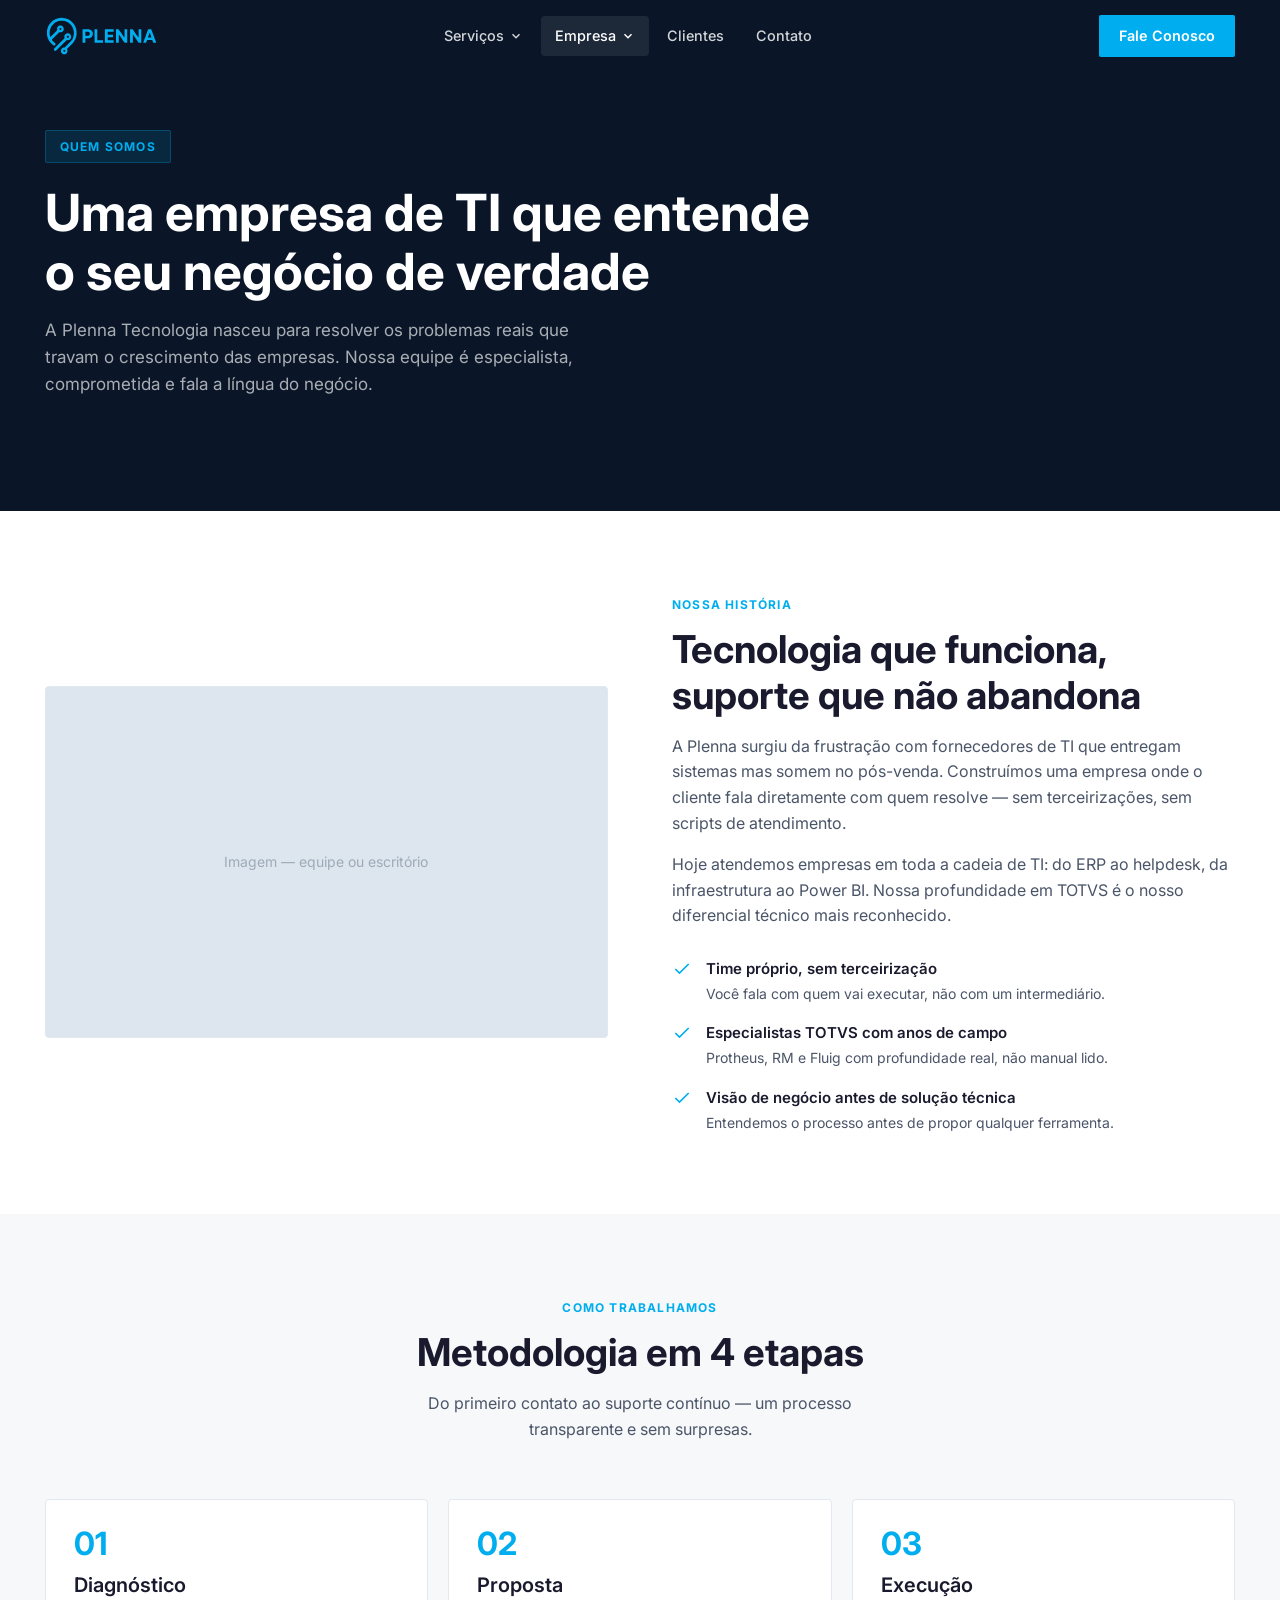
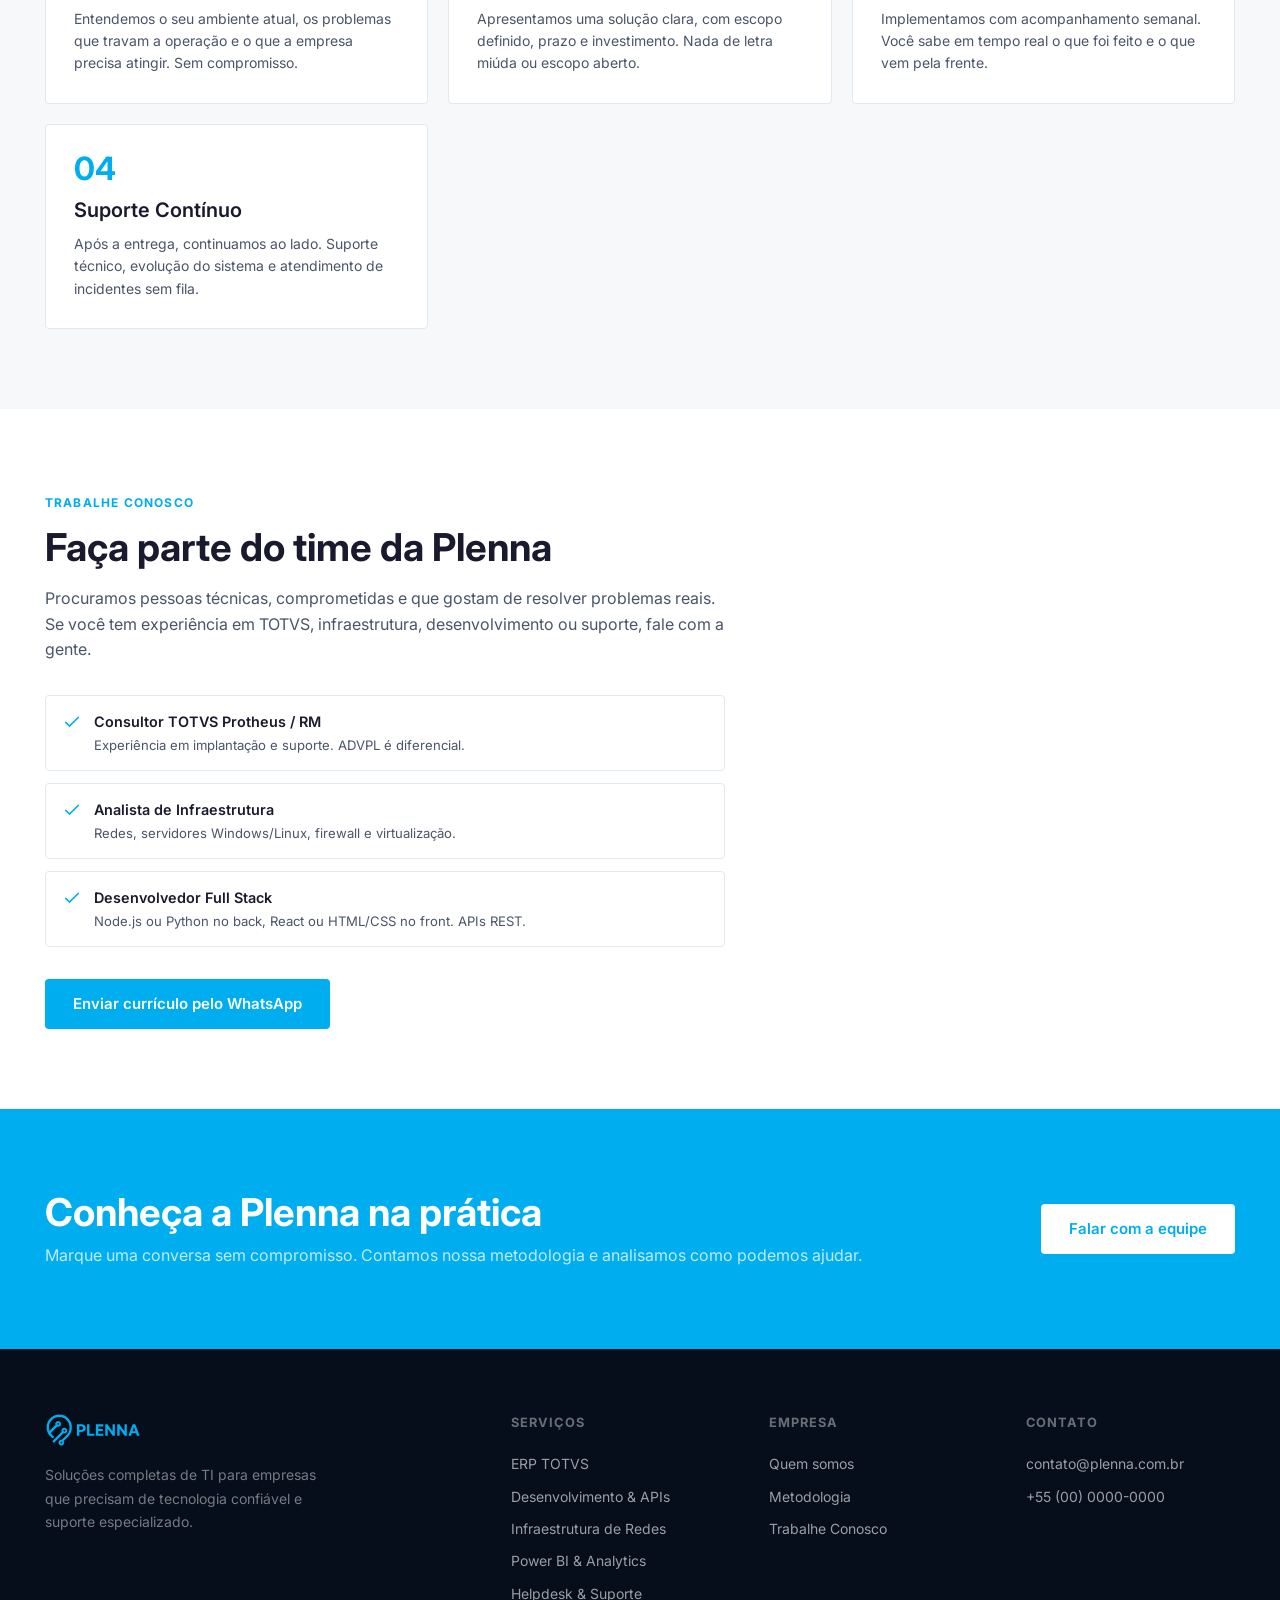
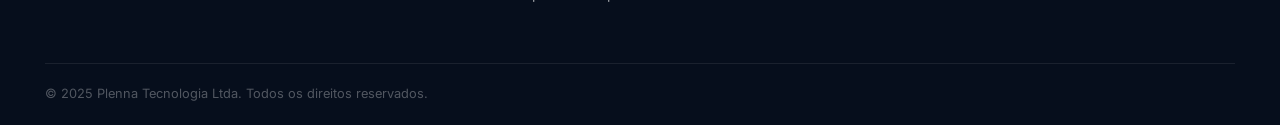
<file: empresa.html>
﻿<!DOCTYPE html>
<html lang="pt-BR">
<head>
  <meta charset="UTF-8" />
  <meta name="viewport" content="width=device-width, initial-scale=1.0" />
  <title>Sobre a Plenna Tecnologia | Consultoria e Soluções de TI</title>
  <meta name="description" content="Conheça a Plenna Tecnologia, consultoria de TI especializada em TOTVS, infraestrutura, desenvolvimento de sistemas, Power BI, suporte e IA." />
  <meta name="robots" content="index, follow" />
  <meta name="author" content="Plenna Tecnologia" />
  <meta name="theme-color" content="#0A1628" />
  <link rel="canonical" href="https://plenna.com.br/empresa.html" />
  <meta property="og:locale" content="pt_BR" />
  <meta property="og:type" content="website" />
  <meta property="og:site_name" content="Plenna Tecnologia" />
  <meta property="og:title" content="Sobre a Plenna Tecnologia | Consultoria e Soluções de TI" />
  <meta property="og:description" content="Equipe técnica especializada em resolver gargalos de ERP, infraestrutura, sistemas, dados e suporte." />
  <meta property="og:url" content="https://plenna.com.br/empresa.html" />
  <meta property="og:image" content="https://plenna.com.br/images/fachada-plenna-IA.jpg" />
  <meta property="og:image:alt" content="Fachada da Plenna Tecnologia" />
  <meta name="twitter:card" content="summary_large_image" />
  <meta name="twitter:title" content="Sobre a Plenna Tecnologia | Consultoria e Soluções de TI" />
  <meta name="twitter:description" content="Equipe técnica especializada em resolver gargalos de ERP, infraestrutura, sistemas, dados e suporte." />
  <meta name="twitter:image" content="https://plenna.com.br/images/fachada-plenna-IA.jpg" />
  <link rel="icon" type="image/x-icon" href="public/favicon.ico" />
  <link rel="manifest" href="public/site.webmanifest" />
  <link rel="apple-touch-icon" href="public/apple-touch-icon.png" />
  <link rel="preconnect" href="https://fonts.googleapis.com" />
  <link rel="preconnect" href="https://fonts.gstatic.com" crossorigin />
  <link href="https://fonts.googleapis.com/css2?family=Inter:wght@400;500;600;700&display=swap" rel="stylesheet" />
  <link rel="stylesheet" href="css/style.css" />
</head>
<body>

<header class="site-header">
  <div class="container">
    <div class="header-inner">
      <a href="index.html" class="logo"><img src="assets/plenna-header-svg-options/plenna-icon-plenna.svg" alt="Plenna Tecnologia" /></a>
      <nav class="main-nav">
        <div class="nav-item">
          <a href="index.html#servicos" class="nav-link">
            Serviços
            <svg viewBox="0 0 24 24" fill="none" stroke="currentColor" stroke-width="2.5"><polyline points="6 9 12 15 18 9"/></svg>
          </a>
          <div class="dropdown">
            <a href="servicos/totvs.html">ERP TOTVS</a>
            <a href="servicos/desenvolvimento.html">Desenvolvimento & APIs</a>
            <a href="servicos/infraestrutura.html">Infraestrutura de Redes</a>
            <a href="servicos/powerbi.html">Power BI & Analytics</a>
            <a href="servicos/helpdesk.html">Helpdesk & Suporte</a>
          </div>
        </div>
        <div class="nav-item">
          <a href="empresa.html" class="nav-link active">
            Empresa
            <svg viewBox="0 0 24 24" fill="none" stroke="currentColor" stroke-width="2.5"><polyline points="6 9 12 15 18 9"/></svg>
          </a>
          <div class="dropdown">
            <a href="#sobre">Quem somos</a>
            <a href="#metodologia">Metodologia</a>
            <a href="#vagas">Trabalhe Conosco</a>
          </div>
        </div>
        <a href="index.html#depoimentos" class="nav-link">Clientes</a>
        <a href="index.html#contato" class="nav-link">Contato</a>
        <div class="header-cta">
          <a href="https://wa.me/5500000000000" target="_blank" rel="noopener" class="btn btn-primary">Fale Conosco</a>
        </div>
      </nav>
      <div class="header-actions">
        <a href="https://wa.me/5500000000000" target="_blank" rel="noopener" class="btn btn-primary desktop-cta">Fale Conosco</a>
        <button class="nav-toggle" aria-label="Abrir menu" aria-expanded="false">
          <span></span><span></span><span></span>
        </button>
      </div>
    </div>
  </div>
</header>

<!-- HERO -->
<section class="page-hero" id="sobre">
  <div class="container">
    <div class="page-hero-label">Quem somos</div>
    <h1>Uma empresa de TI que entende <br>o seu negócio de verdade</h1>
    <p class="hero-sub">A Plenna Tecnologia nasceu para resolver os problemas reais que travam o crescimento das empresas. Nossa equipe é especialista, comprometida e fala a língua do negócio.</p>
  </div>
</section>

<!-- ABOUT -->
<section class="content-section">
  <div class="container">
    <div class="two-col">
      <div class="col-img">Imagem — equipe ou escritório</div>
      <div class="fade-in">
        <span class="section-label">Nossa história</span>
        <h2 class="section-title">Tecnologia que funciona, suporte que não abandona</h2>
        <p style="margin-bottom:16px;">A Plenna surgiu da frustração com fornecedores de TI que entregam sistemas mas somem no pós-venda. Construímos uma empresa onde o cliente fala diretamente com quem resolve — sem terceirizações, sem scripts de atendimento.</p>
        <p>Hoje atendemos empresas em toda a cadeia de TI: do ERP ao helpdesk, da infraestrutura ao Power BI. Nossa profundidade em TOTVS é o nosso diferencial técnico mais reconhecido.</p>

        <div class="about-points" style="margin-top:28px;">
          <div class="about-point">
            <svg class="point-icon" viewBox="0 0 24 24" fill="none" stroke="currentColor" stroke-width="2"><polyline points="20 6 9 17 4 12"/></svg>
            <div><h4>Time próprio, sem terceirização</h4><p>Você fala com quem vai executar, não com um intermediário.</p></div>
          </div>
          <div class="about-point">
            <svg class="point-icon" viewBox="0 0 24 24" fill="none" stroke="currentColor" stroke-width="2"><polyline points="20 6 9 17 4 12"/></svg>
            <div><h4>Especialistas TOTVS com anos de campo</h4><p>Protheus, RM e Fluig com profundidade real, não manual lido.</p></div>
          </div>
          <div class="about-point">
            <svg class="point-icon" viewBox="0 0 24 24" fill="none" stroke="currentColor" stroke-width="2"><polyline points="20 6 9 17 4 12"/></svg>
            <div><h4>Visão de negócio antes de solução técnica</h4><p>Entendemos o processo antes de propor qualquer ferramenta.</p></div>
          </div>
        </div>
      </div>
    </div>
  </div>
</section>

<!-- METODOLOGIA -->
<section class="content-section gray" id="metodologia">
  <div class="container">
    <div style="text-align:center;margin-bottom:56px;" class="fade-in">
      <span class="section-label">Como trabalhamos</span>
      <h2 class="section-title">Metodologia em 4 etapas</h2>
      <p style="max-width:500px;margin:0 auto;">Do primeiro contato ao suporte contínuo — um processo transparente e sem surpresas.</p>
    </div>
    <div class="cards-grid">
      <div class="info-card fade-in">
        <div style="font-size:2rem;font-weight:700;color:var(--blue);margin-bottom:12px;line-height:1;">01</div>
        <h3>Diagnóstico</h3>
        <p>Entendemos o seu ambiente atual, os problemas que travam a operação e o que a empresa precisa atingir. Sem compromisso.</p>
      </div>
      <div class="info-card fade-in fade-in-delay-1">
        <div style="font-size:2rem;font-weight:700;color:var(--blue);margin-bottom:12px;line-height:1;">02</div>
        <h3>Proposta</h3>
        <p>Apresentamos uma solução clara, com escopo definido, prazo e investimento. Nada de letra miúda ou escopo aberto.</p>
      </div>
      <div class="info-card fade-in fade-in-delay-2">
        <div style="font-size:2rem;font-weight:700;color:var(--blue);margin-bottom:12px;line-height:1;">03</div>
        <h3>Execução</h3>
        <p>Implementamos com acompanhamento semanal. Você sabe em tempo real o que foi feito e o que vem pela frente.</p>
      </div>
      <div class="info-card fade-in fade-in-delay-3" style="grid-column: span 1;">
        <div style="font-size:2rem;font-weight:700;color:var(--blue);margin-bottom:12px;line-height:1;">04</div>
        <h3>Suporte Contínuo</h3>
        <p>Após a entrega, continuamos ao lado. Suporte técnico, evolução do sistema e atendimento de incidentes sem fila.</p>
      </div>
    </div>
  </div>
</section>

<!-- VAGAS -->
<section class="content-section" id="vagas">
  <div class="container">
    <div style="max-width:680px;" class="fade-in">
      <span class="section-label">Trabalhe Conosco</span>
      <h2 class="section-title">Faça parte do time da Plenna</h2>
      <p style="margin-bottom:32px;">Procuramos pessoas técnicas, comprometidas e que gostam de resolver problemas reais. Se você tem experiência em TOTVS, infraestrutura, desenvolvimento ou suporte, fale com a gente.</p>

      <div class="features-list">
        <div class="feature-item">
          <svg class="feature-icon" viewBox="0 0 24 24" fill="none" stroke="currentColor" stroke-width="2"><polyline points="20 6 9 17 4 12"/></svg>
          <div><h4>Consultor TOTVS Protheus / RM</h4><p>Experiência em implantação e suporte. ADVPL é diferencial.</p></div>
        </div>
        <div class="feature-item">
          <svg class="feature-icon" viewBox="0 0 24 24" fill="none" stroke="currentColor" stroke-width="2"><polyline points="20 6 9 17 4 12"/></svg>
          <div><h4>Analista de Infraestrutura</h4><p>Redes, servidores Windows/Linux, firewall e virtualização.</p></div>
        </div>
        <div class="feature-item">
          <svg class="feature-icon" viewBox="0 0 24 24" fill="none" stroke="currentColor" stroke-width="2"><polyline points="20 6 9 17 4 12"/></svg>
          <div><h4>Desenvolvedor Full Stack</h4><p>Node.js ou Python no back, React ou HTML/CSS no front. APIs REST.</p></div>
        </div>
      </div>

      <a href="https://wa.me/5500000000000" target="_blank" rel="noopener" class="btn btn-primary" style="margin-top:32px;">
        Enviar currículo pelo WhatsApp
      </a>
    </div>
  </div>
</section>

<!-- CTA -->
<section class="cta-band">
  <div class="container">
    <div class="cta-inner">
      <div>
        <h2>Conheça a Plenna na prática</h2>
        <p>Marque uma conversa sem compromisso. Contamos nossa metodologia e analisamos como podemos ajudar.</p>
      </div>
      <a href="https://wa.me/5500000000000" target="_blank" rel="noopener" class="btn btn-white">Falar com a equipe</a>
    </div>
  </div>
</section>

<footer class="site-footer">
  <div class="container">
    <div class="footer-grid">
      <div class="footer-brand">
        <img src="assets/plenna-header-svg-options/plenna-icon-plenna.svg" alt="Plenna Tecnologia" />
        <p>Soluções completas de TI para empresas que precisam de tecnologia confiável e suporte especializado.</p>
      </div>
      <div class="footer-col">
        <h4>Serviços</h4>
        <a href="servicos/totvs.html">ERP TOTVS</a>
        <a href="servicos/desenvolvimento.html">Desenvolvimento & APIs</a>
        <a href="servicos/infraestrutura.html">Infraestrutura de Redes</a>
        <a href="servicos/powerbi.html">Power BI & Analytics</a>
        <a href="servicos/helpdesk.html">Helpdesk & Suporte</a>
      </div>
      <div class="footer-col">
        <h4>Empresa</h4>
        <a href="empresa.html#sobre">Quem somos</a>
        <a href="empresa.html#metodologia">Metodologia</a>
        <a href="empresa.html#vagas">Trabalhe Conosco</a>
      </div>
      <div class="footer-col">
        <h4>Contato</h4>
        <a href="mailto:contato@plenna.com.br">contato@plenna.com.br</a>
        <a href="tel:+5500000000000">+55 (00) 0000-0000</a>
      </div>
    </div>
    <div class="footer-bottom">
      <p>© 2025 Plenna Tecnologia Ltda. Todos os direitos reservados.</p>
    </div>
  </div>
</footer>

<script src="js/main.js"></script>
</body>
</html>
</file>
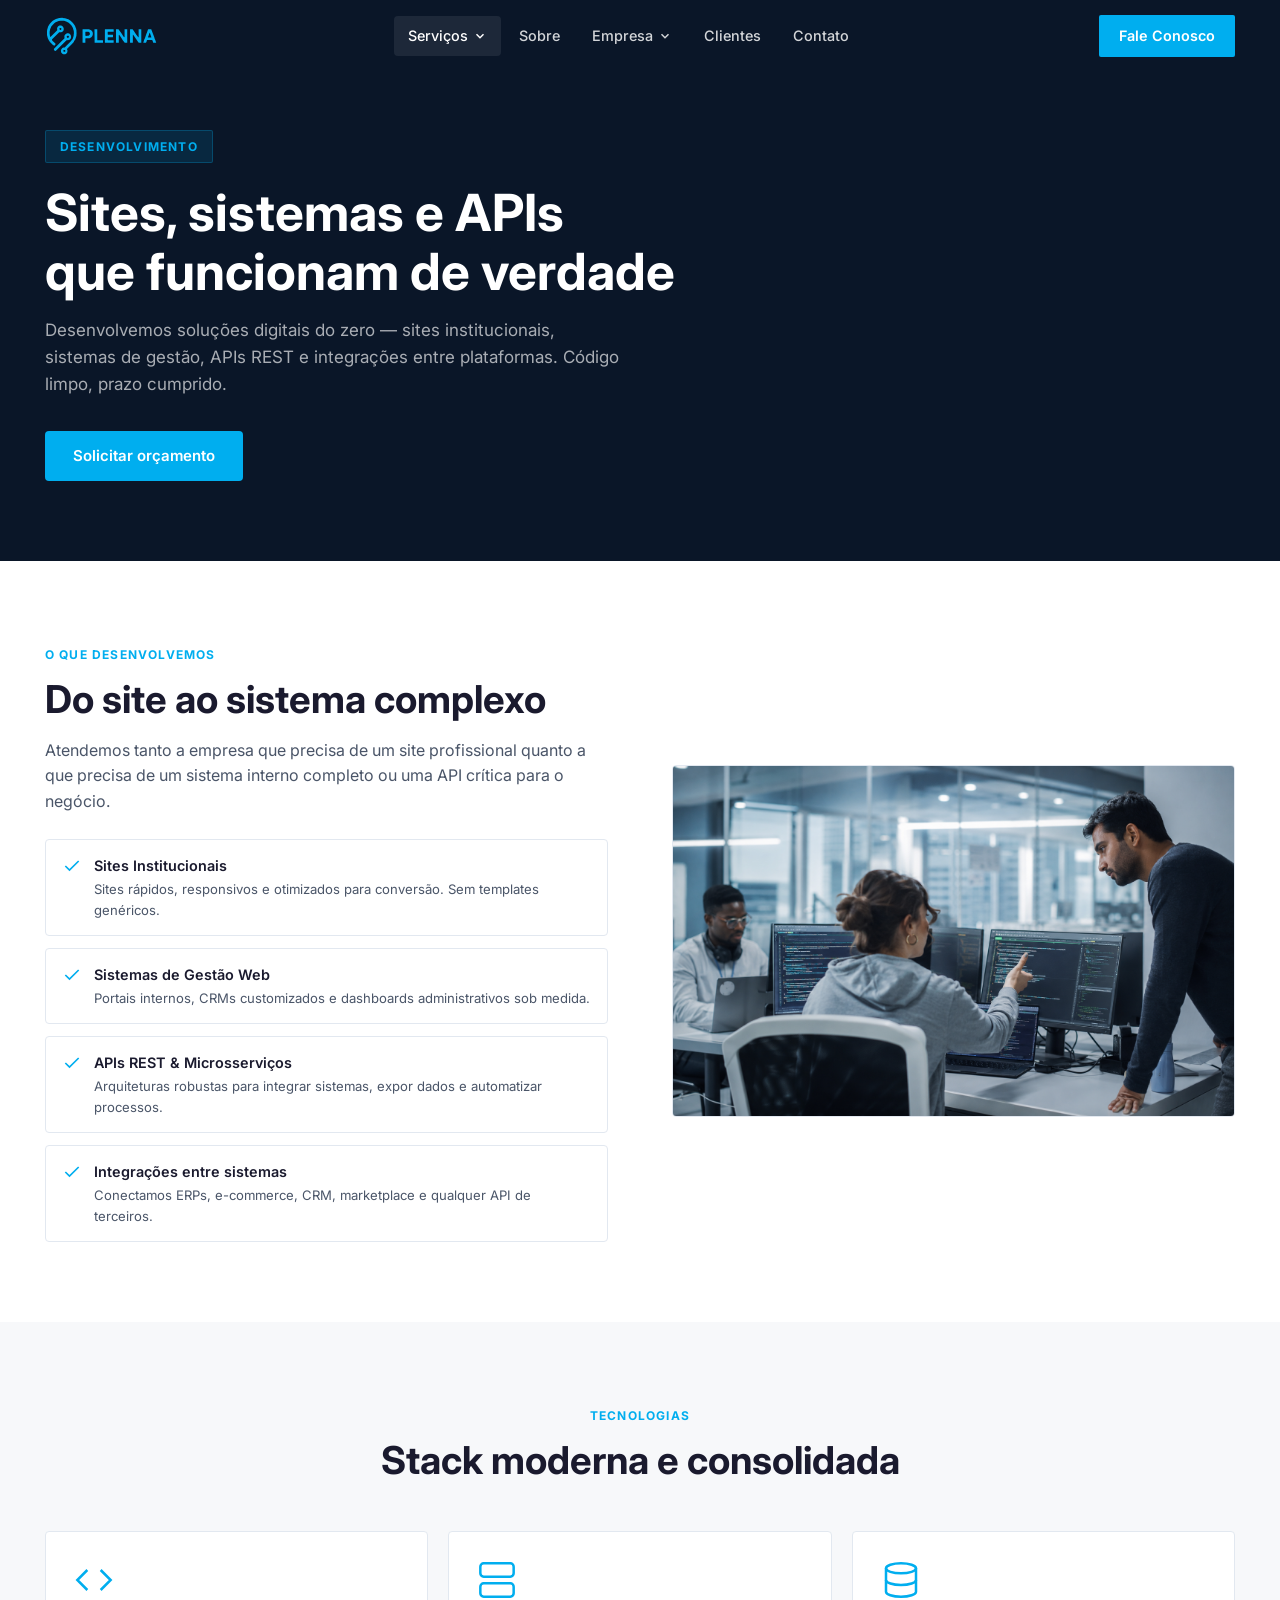
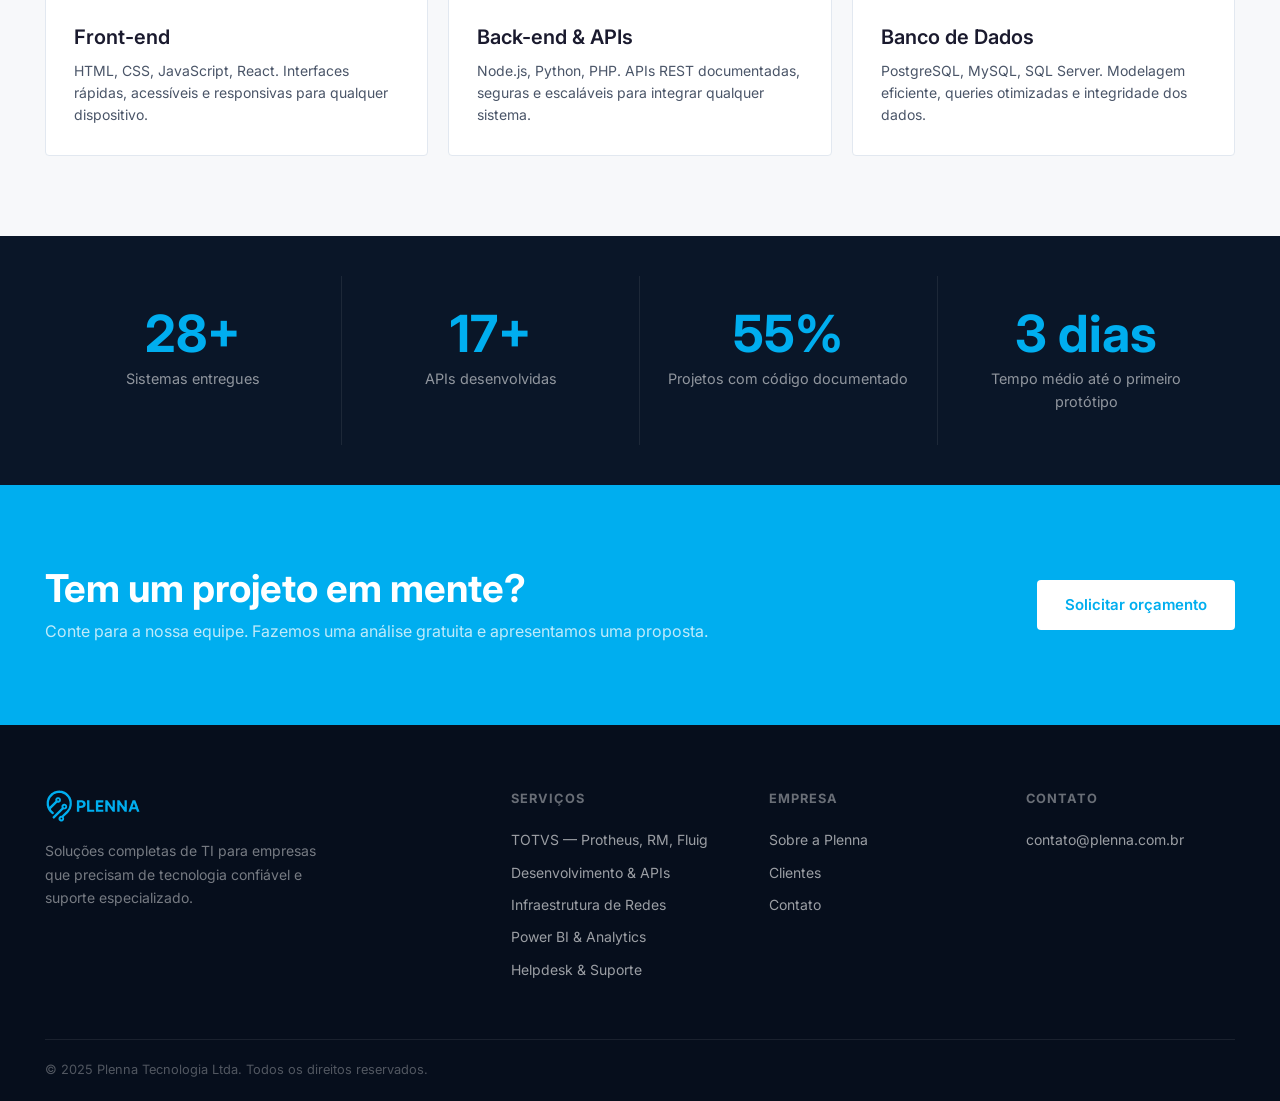
<file: servicos/desenvolvimento.html>
﻿<!DOCTYPE html>
<html lang="pt-BR">
<head>
  <meta charset="UTF-8" />
  <meta name="viewport" content="width=device-width, initial-scale=1.0" />
  <title>Desenvolvimento & Sistemas | Plenna Tecnologia</title>
  <meta name="description" content="Desenvolvimento de sites, sistemas web, APIs REST e integrações entre plataformas. Da ideia ao deploy com qualidade." />
  <link rel="icon" type="image/x-icon" href="../public/favicon.ico" />
  <link rel="preconnect" href="https://fonts.googleapis.com" />
  <link rel="preconnect" href="https://fonts.gstatic.com" crossorigin />
  <link href="https://fonts.googleapis.com/css2?family=Inter:wght@400;500;600;700&display=swap" rel="stylesheet" />
  <link rel="stylesheet" href="../css/style.css" />
</head>
<body>

<header class="site-header">
  <div class="container">
    <div class="header-inner">
      <a href="../index.html" class="logo"><img src="../assets/plenna-header-svg-options/plenna-icon-plenna.svg" alt="Plenna Tecnologia" /></a>
      <nav class="main-nav">
        <div class="nav-item">
          <a href="#" class="nav-link active">
            Serviços
            <svg viewBox="0 0 24 24" fill="none" stroke="currentColor" stroke-width="2.5"><polyline points="6 9 12 15 18 9"/></svg>
          </a>
          <div class="dropdown">
            <a href="totvs.html">ERP TOTVS</a>
            <a href="desenvolvimento.html">Desenvolvimento & APIs</a>
            <a href="infraestrutura.html">Infraestrutura de Redes</a>
            <a href="powerbi.html">Power BI & Analytics</a>
            <a href="helpdesk.html">Helpdesk & Suporte</a>
          </div>
        </div>
        <a href="../index.html#sobre" class="nav-link">Sobre</a>
                <div class="nav-item">
          <a href="../empresa.html" class="nav-link">
            Empresa
            <svg viewBox="0 0 24 24" fill="none" stroke="currentColor" stroke-width="2.5"><polyline points="6 9 12 15 18 9"/></svg>
          </a>
          <div class="dropdown">
            <a href="../empresa.html#sobre">Quem somos</a>
            <a href="../empresa.html#metodologia">Metodologia</a>
            <a href="../empresa.html#vagas">Trabalhe Conosco</a>
          </div>
        </div>
        <a href="../index.html#depoimentos" class="nav-link">Clientes</a>
                <a href="../index.html#contato" class="nav-link">Contato</a>
        <div class="header-cta">
          <a href="https://wa.me/5500000000000" target="_blank" rel="noopener" class="btn btn-primary">Fale Conosco</a>
        </div>
      </nav>
      <div class="header-actions">
        <a href="https://wa.me/5500000000000" target="_blank" rel="noopener" class="btn btn-primary desktop-cta">Fale Conosco</a>
        <button class="nav-toggle" aria-label="Abrir menu" aria-expanded="false">
          <span></span><span></span><span></span>
        </button>
      </div>
    </div>
  </div>
</header>

<section class="page-hero">
  <div class="container">
    <div class="page-hero-label">Desenvolvimento</div>
    <h1>Sites, sistemas e APIs <br>que funcionam de verdade</h1>
    <p class="hero-sub">Desenvolvemos soluções digitais do zero — sites institucionais, sistemas de gestão, APIs REST e integrações entre plataformas. Código limpo, prazo cumprido.</p>
    <div class="page-hero-actions">
      <a href="../index.html#contato" class="btn btn-primary">Solicitar orçamento</a>
    </div>
  </div>
</section>

<section class="content-section">
  <div class="container">
    <div class="two-col">
      <div class="fade-in">
        <span class="section-label">O que desenvolvemos</span>
        <h2 class="section-title">Do site ao sistema complexo</h2>
        <p style="margin-bottom:24px;">Atendemos tanto a empresa que precisa de um site profissional quanto a que precisa de um sistema interno completo ou uma API crítica para o negócio.</p>

        <div class="features-list">
          <div class="feature-item">
            <svg class="feature-icon" viewBox="0 0 24 24" fill="none" stroke="currentColor" stroke-width="2"><polyline points="20 6 9 17 4 12"/></svg>
            <div>
              <h4>Sites Institucionais</h4>
              <p>Sites rápidos, responsivos e otimizados para conversão. Sem templates genéricos.</p>
            </div>
          </div>
          <div class="feature-item">
            <svg class="feature-icon" viewBox="0 0 24 24" fill="none" stroke="currentColor" stroke-width="2"><polyline points="20 6 9 17 4 12"/></svg>
            <div>
              <h4>Sistemas de Gestão Web</h4>
              <p>Portais internos, CRMs customizados e dashboards administrativos sob medida.</p>
            </div>
          </div>
          <div class="feature-item">
            <svg class="feature-icon" viewBox="0 0 24 24" fill="none" stroke="currentColor" stroke-width="2"><polyline points="20 6 9 17 4 12"/></svg>
            <div>
              <h4>APIs REST & Microsserviços</h4>
              <p>Arquiteturas robustas para integrar sistemas, expor dados e automatizar processos.</p>
            </div>
          </div>
          <div class="feature-item">
            <svg class="feature-icon" viewBox="0 0 24 24" fill="none" stroke="currentColor" stroke-width="2"><polyline points="20 6 9 17 4 12"/></svg>
            <div>
              <h4>Integrações entre sistemas</h4>
              <p>Conectamos ERPs, e-commerce, CRM, marketplace e qualquer API de terceiros.</p>
            </div>
          </div>
        </div>
      </div>
      <div class="col-img fade-in fade-in-delay-1">
        <img src="../images/ChatGPT Image 6 de mai. de 2026, 15_37_23 (3).png" alt="Equipe de desenvolvimento de software" />
      </div>
    </div>
  </div>
</section>

<section class="content-section gray">
  <div class="container">
    <div style="text-align:center;margin-bottom:48px;" class="fade-in">
      <span class="section-label">Tecnologias</span>
      <h2 class="section-title">Stack moderna e consolidada</h2>
    </div>
    <div class="cards-grid">
      <div class="info-card fade-in">
        <svg class="icon" viewBox="0 0 24 24" fill="none" stroke="currentColor" stroke-width="1.5"><polyline points="16 18 22 12 16 6"/><polyline points="8 6 2 12 8 18"/></svg>
        <h3>Front-end</h3>
        <p>HTML, CSS, JavaScript, React. Interfaces rápidas, acessíveis e responsivas para qualquer dispositivo.</p>
      </div>
      <div class="info-card fade-in fade-in-delay-1">
        <svg class="icon" viewBox="0 0 24 24" fill="none" stroke="currentColor" stroke-width="1.5"><rect x="2" y="2" width="20" height="8" rx="2"/><rect x="2" y="14" width="20" height="8" rx="2"/></svg>
        <h3>Back-end & APIs</h3>
        <p>Node.js, Python, PHP. APIs REST documentadas, seguras e escaláveis para integrar qualquer sistema.</p>
      </div>
      <div class="info-card fade-in fade-in-delay-2">
        <svg class="icon" viewBox="0 0 24 24" fill="none" stroke="currentColor" stroke-width="1.5"><ellipse cx="12" cy="5" rx="9" ry="3"/><path d="M21 12c0 1.66-4 3-9 3s-9-1.34-9-3"/><path d="M3 5v14c0 1.66 4 3 9 3s9-1.34 9-3V5"/></svg>
        <h3>Banco de Dados</h3>
        <p>PostgreSQL, MySQL, SQL Server. Modelagem eficiente, queries otimizadas e integridade dos dados.</p>
      </div>
    </div>
  </div>
</section>

<section class="stats">
  <div class="container">
    <div class="stats-grid">
      <div class="stat-item fade-in">
        <span class="stat-number" data-counter data-target="50" data-suffix="+">0</span>
        <p class="stat-desc">Sistemas entregues</p>
      </div>
      <div class="stat-item fade-in fade-in-delay-1">
        <span class="stat-number" data-counter data-target="30" data-suffix="+">0</span>
        <p class="stat-desc">APIs desenvolvidas</p>
      </div>
      <div class="stat-item fade-in fade-in-delay-2">
        <span class="stat-number" data-counter data-target="100" data-suffix="%">0</span>
        <p class="stat-desc">Projetos com código documentado</p>
      </div>
      <div class="stat-item fade-in fade-in-delay-3">
        <span class="stat-number" data-counter data-target="5" data-suffix=" dias">0</span>
        <p class="stat-desc">Tempo médio até o primeiro protótipo</p>
      </div>
    </div>
  </div>
</section>

<section class="cta-band">
  <div class="container">
    <div class="cta-inner">
      <div>
        <h2>Tem um projeto em mente?</h2>
        <p>Conte para a nossa equipe. Fazemos uma análise gratuita e apresentamos uma proposta.</p>
      </div>
      <a href="https://wa.me/5500000000000" target="_blank" rel="noopener" class="btn btn-white">Solicitar orçamento</a>
    </div>
  </div>
</section>

<footer class="site-footer">
  <div class="container">
    <div class="footer-grid">
      <div class="footer-brand">
        <img src="../assets/plenna-header-svg-options/plenna-icon-plenna.svg" alt="Plenna Tecnologia" />
        <p>Soluções completas de TI para empresas que precisam de tecnologia confiável e suporte especializado.</p>
      </div>
      <div class="footer-col">
        <h4>Serviços</h4>
        <a href="totvs.html">TOTVS — Protheus, RM, Fluig</a>
        <a href="desenvolvimento.html">Desenvolvimento & APIs</a>
        <a href="infraestrutura.html">Infraestrutura de Redes</a>
        <a href="powerbi.html">Power BI & Analytics</a>
        <a href="helpdesk.html">Helpdesk & Suporte</a>
      </div>
      <div class="footer-col">
        <h4>Empresa</h4>
        <a href="../index.html#sobre">Sobre a Plenna</a>
        <a href="../index.html#depoimentos">Clientes</a>
        <a href="../index.html#contato">Contato</a>
      </div>
      <div class="footer-col">
        <h4>Contato</h4>
        <a href="mailto:contato@plenna.com.br">contato@plenna.com.br</a>
      </div>
    </div>
    <div class="footer-bottom">
      <p>© 2025 Plenna Tecnologia Ltda. Todos os direitos reservados.</p>
    </div>
  </div>
</footer>

<script src="../js/main.js"></script>
</body>
</html>
</file>
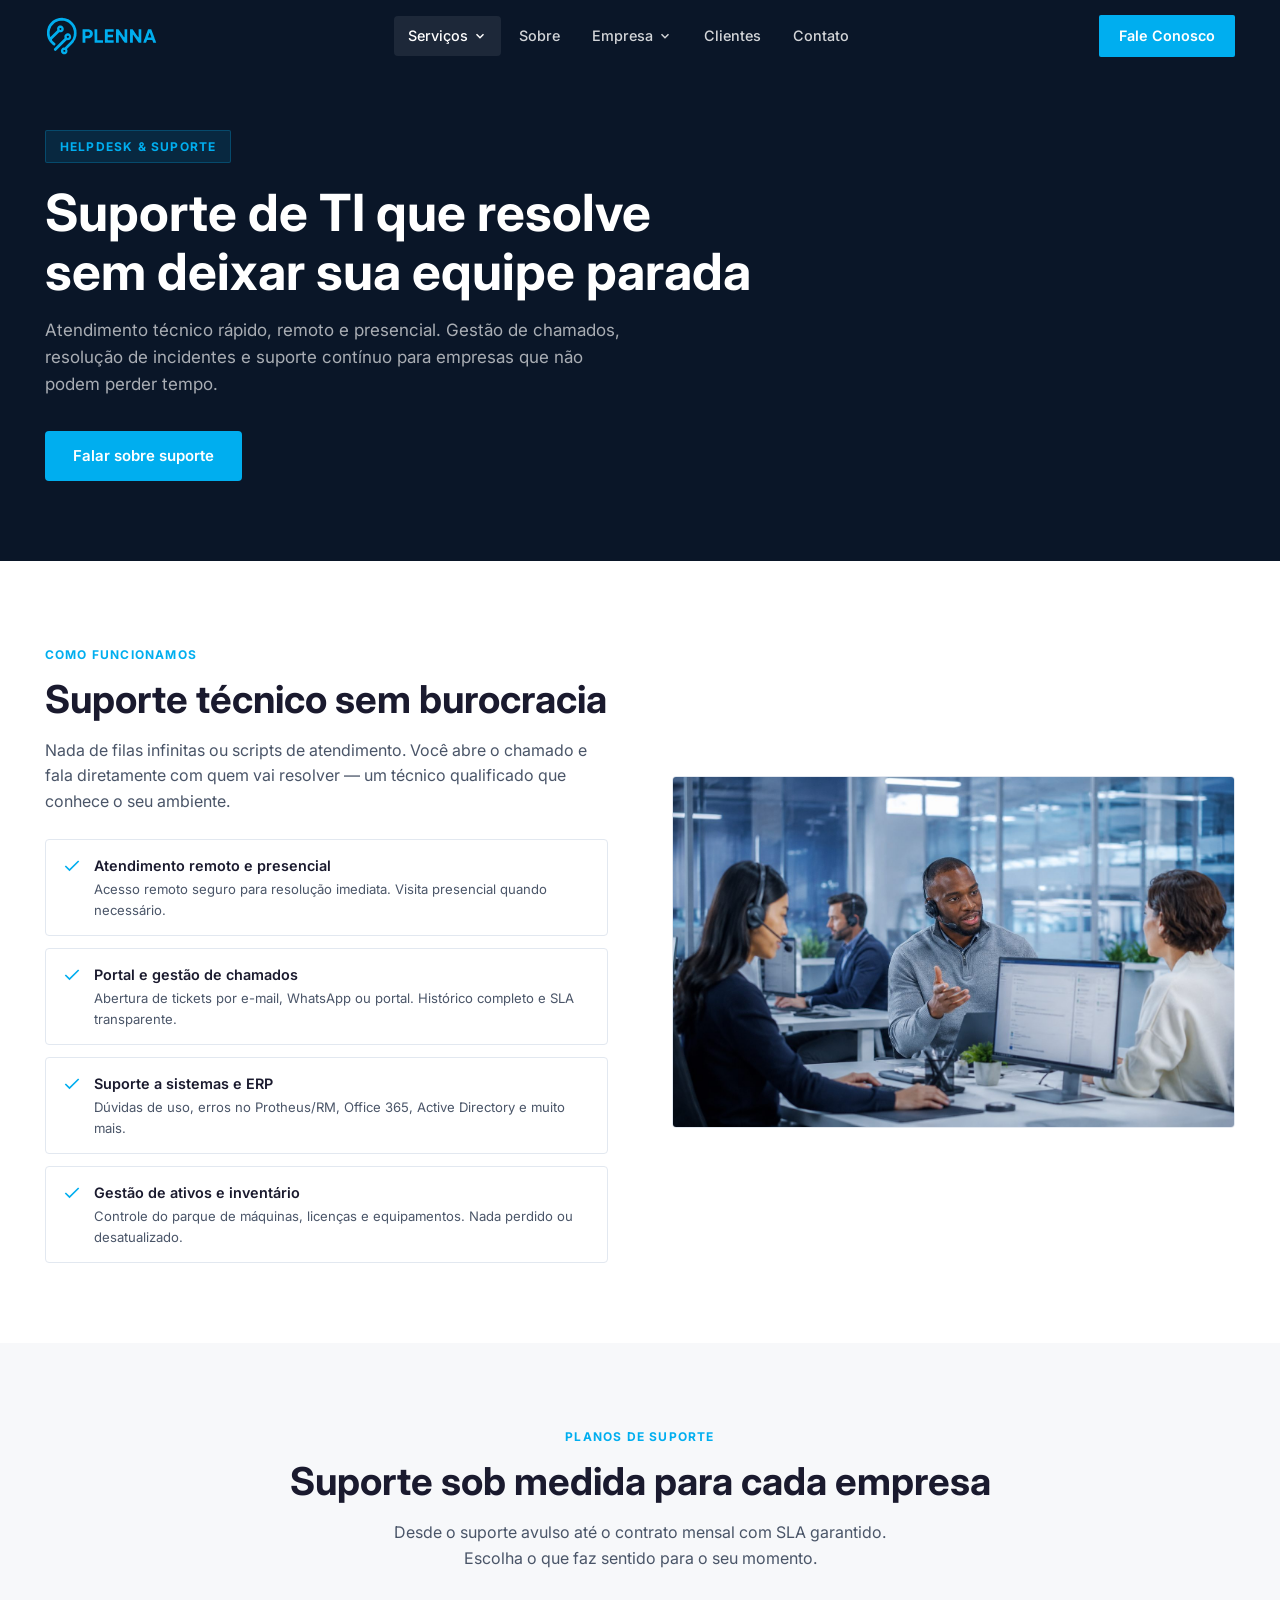
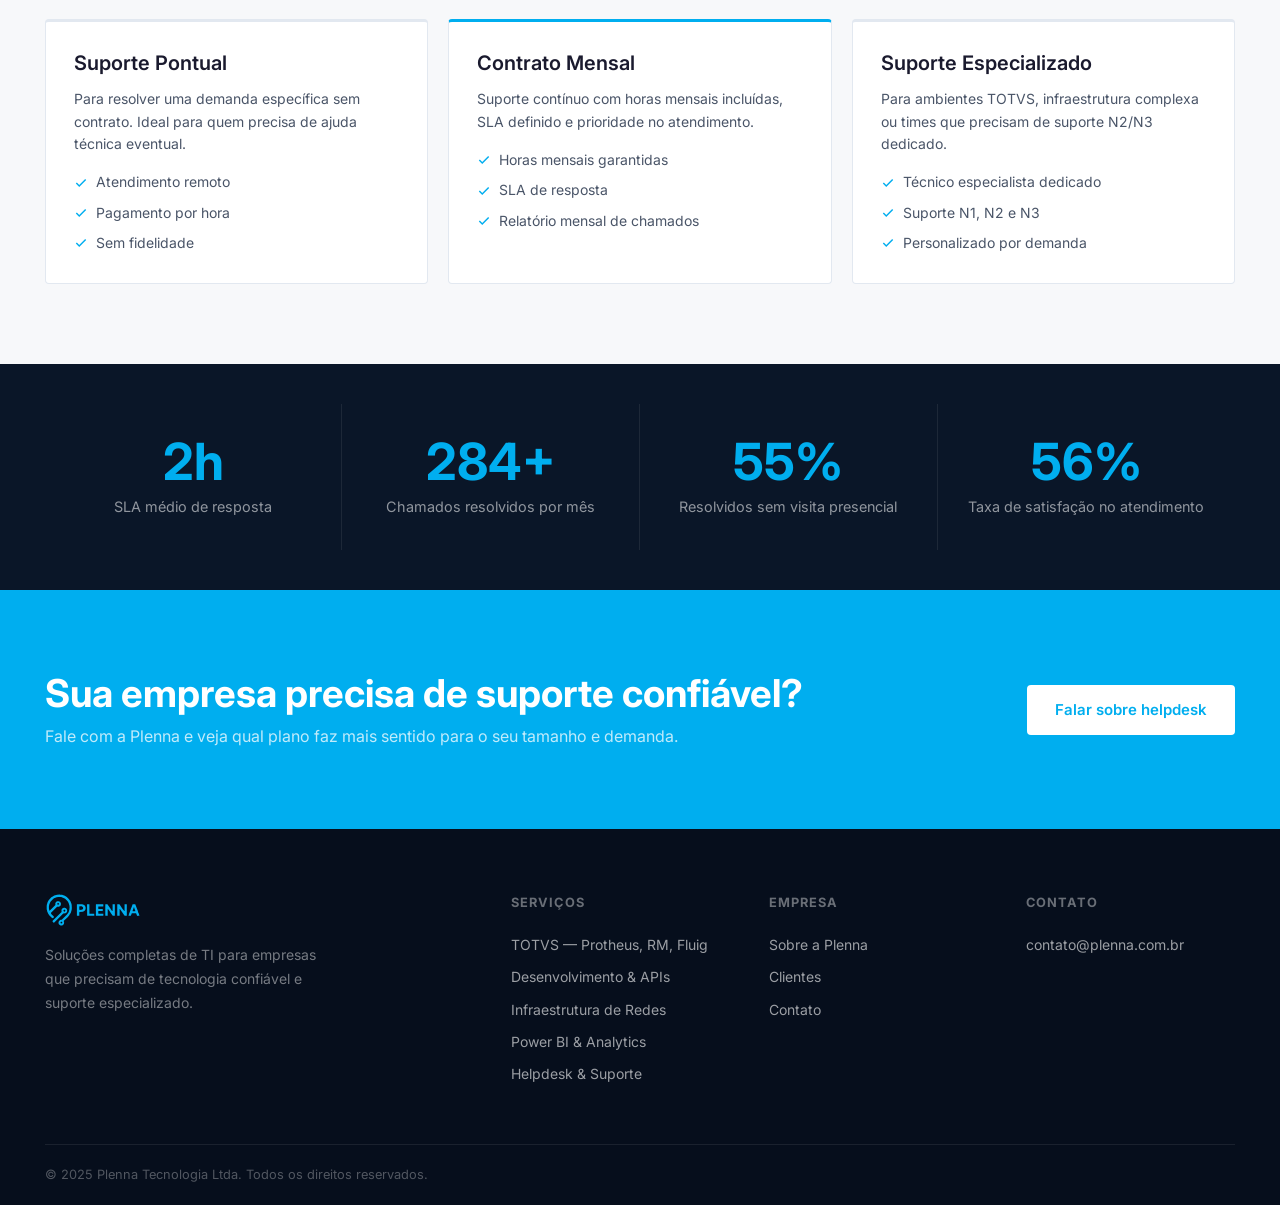
<file: servicos/helpdesk.html>
﻿<!DOCTYPE html>
<html lang="pt-BR">
<head>
  <meta charset="UTF-8" />
  <meta name="viewport" content="width=device-width, initial-scale=1.0" />
  <title>Helpdesk e Suporte Técnico | Plenna Tecnologia</title>
  <meta name="description" content="Helpdesk e suporte técnico para empresas: atendimento remoto e presencial, SLA, gestão de chamados, N1/N2/N3, manutenção e relatórios." />
  <meta name="robots" content="index, follow" />
  <meta name="author" content="Plenna Tecnologia" />
  <meta name="theme-color" content="#0A1628" />
  <link rel="canonical" href="https://plenna.com.br/servicos/helpdesk.html" />
  <meta property="og:locale" content="pt_BR" />
  <meta property="og:type" content="website" />
  <meta property="og:site_name" content="Plenna Tecnologia" />
  <meta property="og:title" content="Helpdesk e Suporte Técnico | Plenna Tecnologia" />
  <meta property="og:description" content="Suporte técnico com SLA, atendimento remoto e presencial, gestão de chamados e relatórios para empresas." />
  <meta property="og:url" content="https://plenna.com.br/servicos/helpdesk.html" />
  <meta property="og:image" content="https://plenna.com.br/images/servico-helpdesk.jpg" />
  <meta property="og:image:alt" content="Helpdesk e suporte técnico pela Plenna Tecnologia" />
  <meta name="twitter:card" content="summary_large_image" />
  <meta name="twitter:title" content="Helpdesk e Suporte Técnico | Plenna Tecnologia" />
  <meta name="twitter:description" content="Suporte técnico com SLA, atendimento remoto e presencial, gestão de chamados e relatórios para empresas." />
  <meta name="twitter:image" content="https://plenna.com.br/images/servico-helpdesk.jpg" />
  <link rel="icon" type="image/x-icon" href="../public/favicon.ico" />
  <link rel="manifest" href="../public/site.webmanifest" />
  <link rel="apple-touch-icon" href="../public/apple-touch-icon.png" />
  <link rel="preconnect" href="https://fonts.googleapis.com" />
  <link rel="preconnect" href="https://fonts.gstatic.com" crossorigin />
  <link href="https://fonts.googleapis.com/css2?family=Inter:wght@400;500;600;700&display=swap" rel="stylesheet" />
  <link rel="stylesheet" href="../css/style.css" />
</head>
<body>

<header class="site-header">
  <div class="container">
    <div class="header-inner">
      <a href="../index.html" class="logo"><img src="../assets/plenna-header-svg-options/plenna-icon-plenna.svg" alt="Plenna Tecnologia" /></a>
      <nav class="main-nav">
        <div class="nav-item">
          <a href="#" class="nav-link active">
            Serviços
            <svg viewBox="0 0 24 24" fill="none" stroke="currentColor" stroke-width="2.5"><polyline points="6 9 12 15 18 9"/></svg>
          </a>
          <div class="dropdown">
            <a href="totvs.html">ERP TOTVS</a>
            <a href="desenvolvimento.html">Desenvolvimento & APIs</a>
            <a href="infraestrutura.html">Infraestrutura de Redes</a>
            <a href="powerbi.html">Power BI & Analytics</a>
            <a href="helpdesk.html">Helpdesk & Suporte</a>
          </div>
        </div>
        <a href="../index.html#sobre" class="nav-link">Sobre</a>
                <div class="nav-item">
          <a href="../empresa.html" class="nav-link">
            Empresa
            <svg viewBox="0 0 24 24" fill="none" stroke="currentColor" stroke-width="2.5"><polyline points="6 9 12 15 18 9"/></svg>
          </a>
          <div class="dropdown">
            <a href="../empresa.html#sobre">Quem somos</a>
            <a href="../empresa.html#metodologia">Metodologia</a>
            <a href="../empresa.html#vagas">Trabalhe Conosco</a>
          </div>
        </div>
        <a href="../index.html#depoimentos" class="nav-link">Clientes</a>
                <a href="../index.html#contato" class="nav-link">Contato</a>
        <div class="header-cta">
          <a href="https://wa.me/5500000000000" target="_blank" rel="noopener" class="btn btn-primary">Fale Conosco</a>
        </div>
      </nav>
      <div class="header-actions">
        <a href="https://wa.me/5500000000000" target="_blank" rel="noopener" class="btn btn-primary desktop-cta">Fale Conosco</a>
        <button class="nav-toggle" aria-label="Abrir menu" aria-expanded="false">
          <span></span><span></span><span></span>
        </button>
      </div>
    </div>
  </div>
</header>

<section class="page-hero">
  <div class="container">
    <div class="page-hero-label">Helpdesk & Suporte</div>
    <h1>Suporte de TI que resolve <br>sem deixar sua equipe parada</h1>
    <p class="hero-sub">Atendimento técnico rápido, remoto e presencial. Gestão de chamados, resolução de incidentes e suporte contínuo para empresas que não podem perder tempo.</p>
    <div class="page-hero-actions">
      <a href="../index.html#contato" class="btn btn-primary">Falar sobre suporte</a>
    </div>
  </div>
</section>

<section class="content-section">
  <div class="container">
    <div class="two-col">
      <div class="fade-in">
        <span class="section-label">Como funcionamos</span>
        <h2 class="section-title">Suporte técnico sem burocracia</h2>
        <p style="margin-bottom:24px;">Nada de filas infinitas ou scripts de atendimento. Você abre o chamado e fala diretamente com quem vai resolver — um técnico qualificado que conhece o seu ambiente.</p>

        <div class="features-list">
          <div class="feature-item">
            <svg class="feature-icon" viewBox="0 0 24 24" fill="none" stroke="currentColor" stroke-width="2"><polyline points="20 6 9 17 4 12"/></svg>
            <div>
              <h4>Atendimento remoto e presencial</h4>
              <p>Acesso remoto seguro para resolução imediata. Visita presencial quando necessário.</p>
            </div>
          </div>
          <div class="feature-item">
            <svg class="feature-icon" viewBox="0 0 24 24" fill="none" stroke="currentColor" stroke-width="2"><polyline points="20 6 9 17 4 12"/></svg>
            <div>
              <h4>Portal e gestão de chamados</h4>
              <p>Abertura de tickets por e-mail, WhatsApp ou portal. Histórico completo e SLA transparente.</p>
            </div>
          </div>
          <div class="feature-item">
            <svg class="feature-icon" viewBox="0 0 24 24" fill="none" stroke="currentColor" stroke-width="2"><polyline points="20 6 9 17 4 12"/></svg>
            <div>
              <h4>Suporte a sistemas e ERP</h4>
              <p>Dúvidas de uso, erros no Protheus/RM, Office 365, Active Directory e muito mais.</p>
            </div>
          </div>
          <div class="feature-item">
            <svg class="feature-icon" viewBox="0 0 24 24" fill="none" stroke="currentColor" stroke-width="2"><polyline points="20 6 9 17 4 12"/></svg>
            <div>
              <h4>Gestão de ativos e inventário</h4>
              <p>Controle do parque de máquinas, licenças e equipamentos. Nada perdido ou desatualizado.</p>
            </div>
          </div>
        </div>
      </div>
      <div class="col-img fade-in fade-in-delay-1">
        <img src="../images/ChatGPT Image 6 de mai. de 2026, 15_37_23 (2).jpg" alt="Equipe de helpdesk e suporte" />
      </div>
    </div>
  </div>
</section>

<section class="content-section gray">
  <div class="container">
    <div style="text-align:center;margin-bottom:48px;" class="fade-in">
      <span class="section-label">Planos de suporte</span>
      <h2 class="section-title">Suporte sob medida para cada empresa</h2>
      <p style="max-width:500px;margin:0 auto;">Desde o suporte avulso até o contrato mensal com SLA garantido. Escolha o que faz sentido para o seu momento.</p>
    </div>

    <div class="cards-grid">
      <div class="info-card fade-in" style="border-top:3px solid var(--border);">
        <h3>Suporte Pontual</h3>
        <p style="margin:12px 0;">Para resolver uma demanda específica sem contrato. Ideal para quem precisa de ajuda técnica eventual.</p>
        <ul style="margin-top:16px;display:flex;flex-direction:column;gap:8px;">
          <li style="display:flex;gap:8px;align-items:center;font-size:.875rem;color:var(--text-light);">
            <svg width="14" height="14" viewBox="0 0 24 24" fill="none" stroke="var(--blue)" stroke-width="2.5"><polyline points="20 6 9 17 4 12"/></svg>
            Atendimento remoto
          </li>
          <li style="display:flex;gap:8px;align-items:center;font-size:.875rem;color:var(--text-light);">
            <svg width="14" height="14" viewBox="0 0 24 24" fill="none" stroke="var(--blue)" stroke-width="2.5"><polyline points="20 6 9 17 4 12"/></svg>
            Pagamento por hora
          </li>
          <li style="display:flex;gap:8px;align-items:center;font-size:.875rem;color:var(--text-light);">
            <svg width="14" height="14" viewBox="0 0 24 24" fill="none" stroke="var(--blue)" stroke-width="2.5"><polyline points="20 6 9 17 4 12"/></svg>
            Sem fidelidade
          </li>
        </ul>
      </div>

      <div class="info-card fade-in fade-in-delay-1" style="border-top:3px solid var(--blue);">
        <h3>Contrato Mensal</h3>
        <p style="margin:12px 0;">Suporte contínuo com horas mensais incluídas, SLA definido e prioridade no atendimento.</p>
        <ul style="margin-top:16px;display:flex;flex-direction:column;gap:8px;">
          <li style="display:flex;gap:8px;align-items:center;font-size:.875rem;color:var(--text-light);">
            <svg width="14" height="14" viewBox="0 0 24 24" fill="none" stroke="var(--blue)" stroke-width="2.5"><polyline points="20 6 9 17 4 12"/></svg>
            Horas mensais garantidas
          </li>
          <li style="display:flex;gap:8px;align-items:center;font-size:.875rem;color:var(--text-light);">
            <svg width="14" height="14" viewBox="0 0 24 24" fill="none" stroke="var(--blue)" stroke-width="2.5"><polyline points="20 6 9 17 4 12"/></svg>
            SLA de resposta
          </li>
          <li style="display:flex;gap:8px;align-items:center;font-size:.875rem;color:var(--text-light);">
            <svg width="14" height="14" viewBox="0 0 24 24" fill="none" stroke="var(--blue)" stroke-width="2.5"><polyline points="20 6 9 17 4 12"/></svg>
            Relatório mensal de chamados
          </li>
        </ul>
      </div>

      <div class="info-card fade-in fade-in-delay-2" style="border-top:3px solid var(--border);">
        <h3>Suporte Especializado</h3>
        <p style="margin:12px 0;">Para ambientes TOTVS, infraestrutura complexa ou times que precisam de suporte N2/N3 dedicado.</p>
        <ul style="margin-top:16px;display:flex;flex-direction:column;gap:8px;">
          <li style="display:flex;gap:8px;align-items:center;font-size:.875rem;color:var(--text-light);">
            <svg width="14" height="14" viewBox="0 0 24 24" fill="none" stroke="var(--blue)" stroke-width="2.5"><polyline points="20 6 9 17 4 12"/></svg>
            Técnico especialista dedicado
          </li>
          <li style="display:flex;gap:8px;align-items:center;font-size:.875rem;color:var(--text-light);">
            <svg width="14" height="14" viewBox="0 0 24 24" fill="none" stroke="var(--blue)" stroke-width="2.5"><polyline points="20 6 9 17 4 12"/></svg>
            Suporte N1, N2 e N3
          </li>
          <li style="display:flex;gap:8px;align-items:center;font-size:.875rem;color:var(--text-light);">
            <svg width="14" height="14" viewBox="0 0 24 24" fill="none" stroke="var(--blue)" stroke-width="2.5"><polyline points="20 6 9 17 4 12"/></svg>
            Personalizado por demanda
          </li>
        </ul>
      </div>
    </div>
  </div>
</section>

<section class="stats">
  <div class="container">
    <div class="stats-grid">
      <div class="stat-item fade-in">
        <span class="stat-number" data-counter data-target="4" data-suffix="h">0</span>
        <p class="stat-desc">SLA médio de resposta</p>
      </div>
      <div class="stat-item fade-in fade-in-delay-1">
        <span class="stat-number" data-counter data-target="500" data-suffix="+">0</span>
        <p class="stat-desc">Chamados resolvidos por mês</p>
      </div>
      <div class="stat-item fade-in fade-in-delay-2">
        <span class="stat-number" data-counter data-target="97" data-suffix="%">0</span>
        <p class="stat-desc">Resolvidos sem visita presencial</p>
      </div>
      <div class="stat-item fade-in fade-in-delay-3">
        <span class="stat-number" data-counter data-target="98" data-suffix="%">0</span>
        <p class="stat-desc">Taxa de satisfação no atendimento</p>
      </div>
    </div>
  </div>
</section>

<section class="cta-band">
  <div class="container">
    <div class="cta-inner">
      <div>
        <h2>Sua empresa precisa de suporte confiável?</h2>
        <p>Fale com a Plenna e veja qual plano faz mais sentido para o seu tamanho e demanda.</p>
      </div>
      <a href="https://wa.me/5500000000000" target="_blank" rel="noopener" class="btn btn-white">Falar sobre helpdesk</a>
    </div>
  </div>
</section>

<footer class="site-footer">
  <div class="container">
    <div class="footer-grid">
      <div class="footer-brand">
        <img src="../assets/plenna-header-svg-options/plenna-icon-plenna.svg" alt="Plenna Tecnologia" />
        <p>Soluções completas de TI para empresas que precisam de tecnologia confiável e suporte especializado.</p>
      </div>
      <div class="footer-col">
        <h4>Serviços</h4>
        <a href="totvs.html">TOTVS — Protheus, RM, Fluig</a>
        <a href="desenvolvimento.html">Desenvolvimento & APIs</a>
        <a href="infraestrutura.html">Infraestrutura de Redes</a>
        <a href="powerbi.html">Power BI & Analytics</a>
        <a href="helpdesk.html">Helpdesk & Suporte</a>
      </div>
      <div class="footer-col">
        <h4>Empresa</h4>
        <a href="../index.html#sobre">Sobre a Plenna</a>
        <a href="../index.html#depoimentos">Clientes</a>
        <a href="../index.html#contato">Contato</a>
      </div>
      <div class="footer-col">
        <h4>Contato</h4>
        <a href="mailto:contato@plenna.com.br">contato@plenna.com.br</a>
      </div>
    </div>
    <div class="footer-bottom">
      <p>© 2025 Plenna Tecnologia Ltda. Todos os direitos reservados.</p>
    </div>
  </div>
</footer>

<script src="../js/main.js"></script>
</body>
</html>
</file>
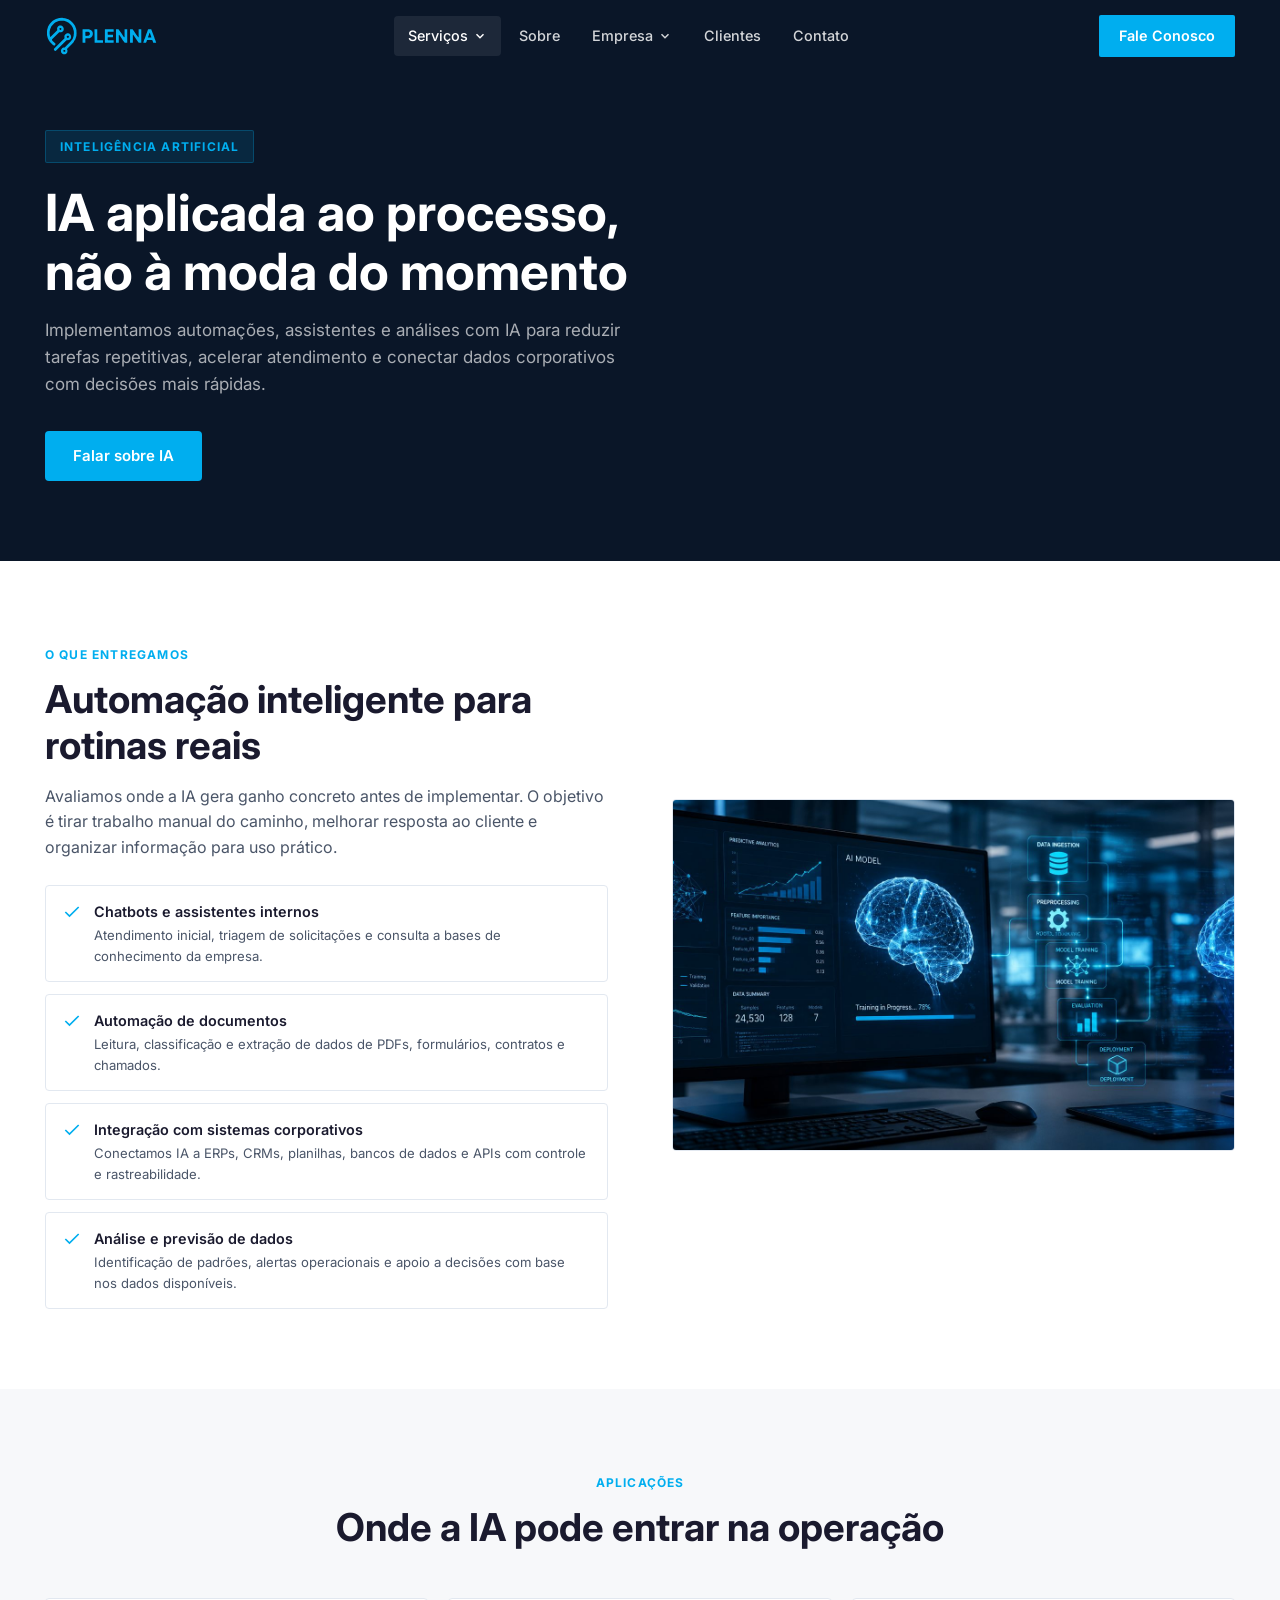
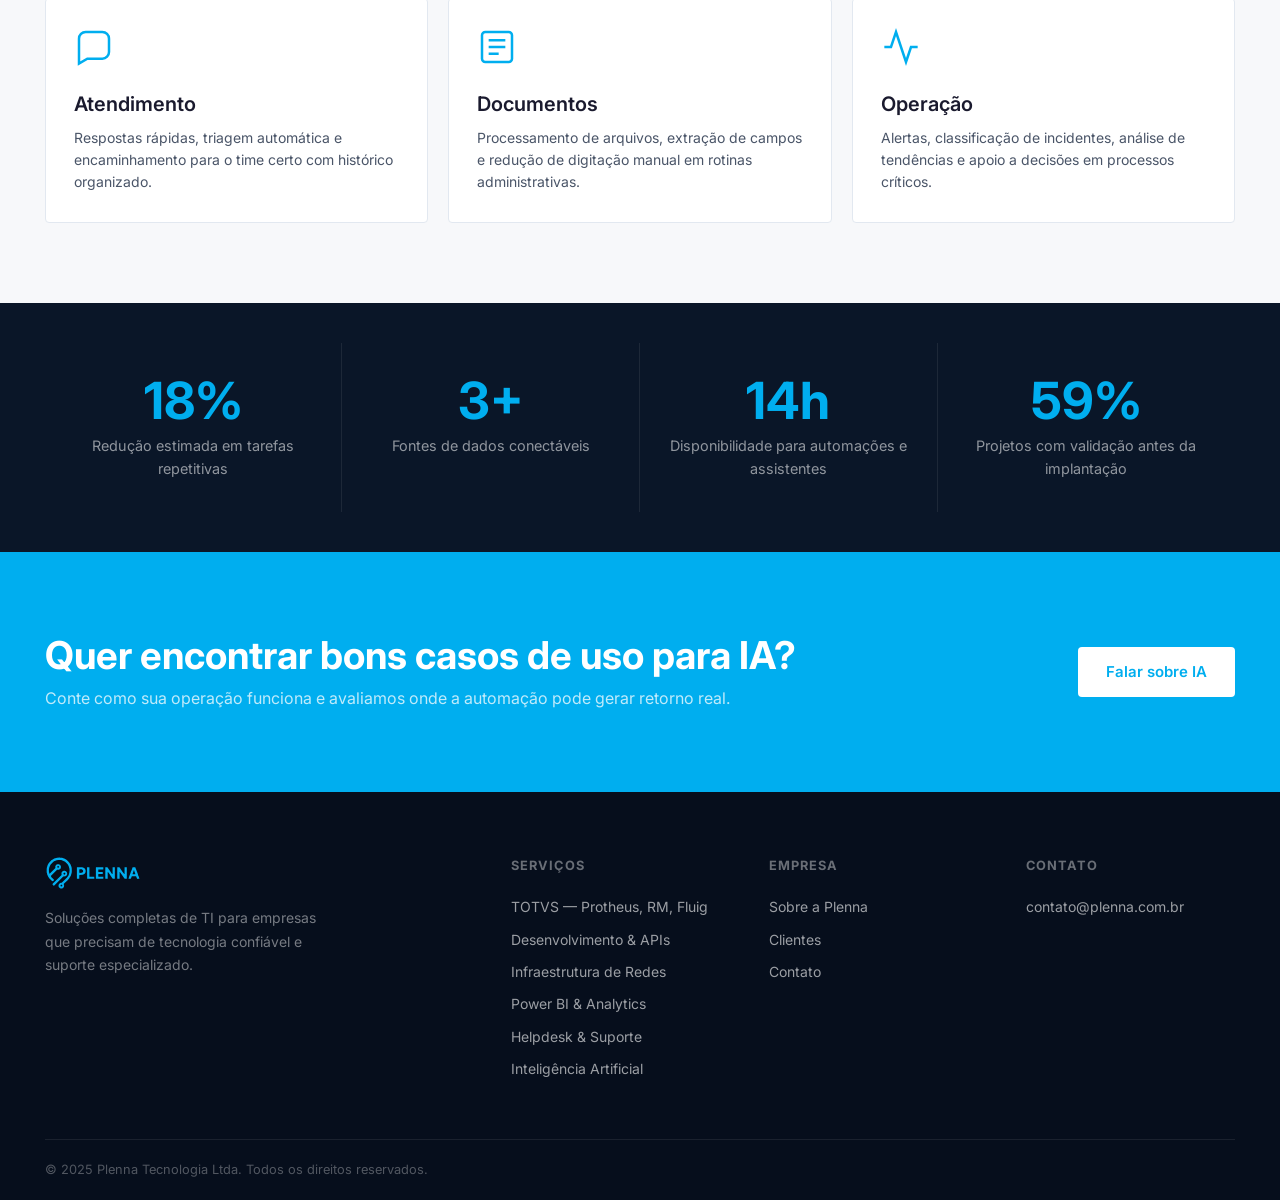
<file: servicos/ia.html>
<!DOCTYPE html>
<html lang="pt-BR">
<head>
  <meta charset="UTF-8" />
  <meta name="viewport" content="width=device-width, initial-scale=1.0" />
  <title>Inteligência Artificial para Empresas | Plenna Tecnologia</title>
  <meta name="description" content="Inteligência artificial para empresas: chatbots, automação de processos, análise de dados, documentos, integrações com LLMs e IA aplicada ao TOTVS." />
  <meta name="robots" content="index, follow" />
  <meta name="author" content="Plenna Tecnologia" />
  <meta name="theme-color" content="#0A1628" />
  <link rel="canonical" href="https://plenna.com.br/servicos/ia.html" />
  <meta property="og:locale" content="pt_BR" />
  <meta property="og:type" content="website" />
  <meta property="og:site_name" content="Plenna Tecnologia" />
  <meta property="og:title" content="Inteligência Artificial para Empresas | Plenna Tecnologia" />
  <meta property="og:description" content="IA aplicada a atendimento, automação, análise de dados, documentos e sistemas corporativos." />
  <meta property="og:url" content="https://plenna.com.br/servicos/ia.html" />
  <meta property="og:image" content="https://plenna.com.br/images/servico-ia.jpg" />
  <meta property="og:image:alt" content="Inteligência artificial para empresas pela Plenna Tecnologia" />
  <meta name="twitter:card" content="summary_large_image" />
  <meta name="twitter:title" content="Inteligência Artificial para Empresas | Plenna Tecnologia" />
  <meta name="twitter:description" content="IA aplicada a atendimento, automação, análise de dados, documentos e sistemas corporativos." />
  <meta name="twitter:image" content="https://plenna.com.br/images/servico-ia.jpg" />
  <link rel="icon" type="image/x-icon" href="../public/favicon.ico" />
  <link rel="manifest" href="../public/site.webmanifest" />
  <link rel="apple-touch-icon" href="../public/apple-touch-icon.png" />
  <link rel="preconnect" href="https://fonts.googleapis.com" />
  <link rel="preconnect" href="https://fonts.gstatic.com" crossorigin />
  <link href="https://fonts.googleapis.com/css2?family=Inter:wght@400;500;600;700&display=swap" rel="stylesheet" />
  <link rel="stylesheet" href="../css/style.css" />
</head>
<body>

<header class="site-header">
  <div class="container">
    <div class="header-inner">
      <a href="../index.html" class="logo"><img src="../assets/plenna-header-svg-options/plenna-icon-plenna.svg" alt="Plenna Tecnologia" /></a>
      <nav class="main-nav">
        <div class="nav-item">
          <a href="#" class="nav-link active">
            Serviços
            <svg viewBox="0 0 24 24" fill="none" stroke="currentColor" stroke-width="2.5"><polyline points="6 9 12 15 18 9"/></svg>
          </a>
          <div class="dropdown">
            <a href="totvs.html">ERP TOTVS</a>
            <a href="desenvolvimento.html">Desenvolvimento & APIs</a>
            <a href="infraestrutura.html">Infraestrutura de Redes</a>
            <a href="powerbi.html">Power BI & Analytics</a>
            <a href="helpdesk.html">Helpdesk & Suporte</a>
            <a href="ia.html">Inteligência Artificial</a>
          </div>
        </div>
        <a href="../index.html#sobre" class="nav-link">Sobre</a>
        <div class="nav-item">
          <a href="../empresa.html" class="nav-link">
            Empresa
            <svg viewBox="0 0 24 24" fill="none" stroke="currentColor" stroke-width="2.5"><polyline points="6 9 12 15 18 9"/></svg>
          </a>
          <div class="dropdown">
            <a href="../empresa.html#sobre">Quem somos</a>
            <a href="../empresa.html#metodologia">Metodologia</a>
            <a href="../empresa.html#vagas">Trabalhe Conosco</a>
          </div>
        </div>
        <a href="../index.html#depoimentos" class="nav-link">Clientes</a>
        <a href="../index.html#contato" class="nav-link">Contato</a>
        <div class="header-cta">
          <a href="https://wa.me/5500000000000" target="_blank" rel="noopener" class="btn btn-primary">Fale Conosco</a>
        </div>
      </nav>
      <div class="header-actions">
        <a href="https://wa.me/5500000000000" target="_blank" rel="noopener" class="btn btn-primary desktop-cta">Fale Conosco</a>
        <button class="nav-toggle" aria-label="Abrir menu" aria-expanded="false">
          <span></span><span></span><span></span>
        </button>
      </div>
    </div>
  </div>
</header>

<section class="page-hero">
  <div class="container">
    <div class="page-hero-label">Inteligência Artificial</div>
    <h1>IA aplicada ao processo, <br>não à moda do momento</h1>
    <p class="hero-sub">Implementamos automações, assistentes e análises com IA para reduzir tarefas repetitivas, acelerar atendimento e conectar dados corporativos com decisões mais rápidas.</p>
    <div class="page-hero-actions">
      <a href="../index.html#contato" class="btn btn-primary">Falar sobre IA</a>
    </div>
  </div>
</section>

<section class="content-section">
  <div class="container">
    <div class="two-col">
      <div class="fade-in">
        <span class="section-label">O que entregamos</span>
        <h2 class="section-title">Automação inteligente para rotinas reais</h2>
        <p style="margin-bottom:24px;">Avaliamos onde a IA gera ganho concreto antes de implementar. O objetivo é tirar trabalho manual do caminho, melhorar resposta ao cliente e organizar informação para uso prático.</p>

        <div class="features-list">
          <div class="feature-item">
            <svg class="feature-icon" viewBox="0 0 24 24" fill="none" stroke="currentColor" stroke-width="2"><polyline points="20 6 9 17 4 12"/></svg>
            <div>
              <h4>Chatbots e assistentes internos</h4>
              <p>Atendimento inicial, triagem de solicitações e consulta a bases de conhecimento da empresa.</p>
            </div>
          </div>
          <div class="feature-item">
            <svg class="feature-icon" viewBox="0 0 24 24" fill="none" stroke="currentColor" stroke-width="2"><polyline points="20 6 9 17 4 12"/></svg>
            <div>
              <h4>Automação de documentos</h4>
              <p>Leitura, classificação e extração de dados de PDFs, formulários, contratos e chamados.</p>
            </div>
          </div>
          <div class="feature-item">
            <svg class="feature-icon" viewBox="0 0 24 24" fill="none" stroke="currentColor" stroke-width="2"><polyline points="20 6 9 17 4 12"/></svg>
            <div>
              <h4>Integração com sistemas corporativos</h4>
              <p>Conectamos IA a ERPs, CRMs, planilhas, bancos de dados e APIs com controle e rastreabilidade.</p>
            </div>
          </div>
          <div class="feature-item">
            <svg class="feature-icon" viewBox="0 0 24 24" fill="none" stroke="currentColor" stroke-width="2"><polyline points="20 6 9 17 4 12"/></svg>
            <div>
              <h4>Análise e previsão de dados</h4>
              <p>Identificação de padrões, alertas operacionais e apoio a decisões com base nos dados disponíveis.</p>
            </div>
          </div>
        </div>
      </div>
      <div class="col-img fade-in fade-in-delay-1">
        <img src="../images/servico-ia.jpg" alt="Aplicações de inteligência artificial para empresas" />
      </div>
    </div>
  </div>
</section>

<section class="content-section gray">
  <div class="container">
    <div style="text-align:center;margin-bottom:48px;" class="fade-in">
      <span class="section-label">Aplicações</span>
      <h2 class="section-title">Onde a IA pode entrar na operação</h2>
    </div>
    <div class="cards-grid">
      <div class="info-card fade-in">
        <svg class="icon" viewBox="0 0 24 24" fill="none" stroke="currentColor" stroke-width="1.5"><path d="M21 15a4 4 0 0 1-4 4H8l-5 3V7a4 4 0 0 1 4-4h10a4 4 0 0 1 4 4z"/></svg>
        <h3>Atendimento</h3>
        <p>Respostas rápidas, triagem automática e encaminhamento para o time certo com histórico organizado.</p>
      </div>
      <div class="info-card fade-in fade-in-delay-1">
        <svg class="icon" viewBox="0 0 24 24" fill="none" stroke="currentColor" stroke-width="1.5"><rect x="3" y="3" width="18" height="18" rx="2"/><path d="M7 8h10M7 12h10M7 16h6"/></svg>
        <h3>Documentos</h3>
        <p>Processamento de arquivos, extração de campos e redução de digitação manual em rotinas administrativas.</p>
      </div>
      <div class="info-card fade-in fade-in-delay-2">
        <svg class="icon" viewBox="0 0 24 24" fill="none" stroke="currentColor" stroke-width="1.5"><polyline points="22 12 18 12 15 21 9 3 6 12 2 12"/></svg>
        <h3>Operação</h3>
        <p>Alertas, classificação de incidentes, análise de tendências e apoio a decisões em processos críticos.</p>
      </div>
    </div>
  </div>
</section>

<section class="stats">
  <div class="container">
    <div class="stats-grid">
      <div class="stat-item fade-in">
        <span class="stat-number" data-counter data-target="30" data-suffix="%">0</span>
        <p class="stat-desc">Redução estimada em tarefas repetitivas</p>
      </div>
      <div class="stat-item fade-in fade-in-delay-1">
        <span class="stat-number" data-counter data-target="5" data-suffix="+">0</span>
        <p class="stat-desc">Fontes de dados conectáveis</p>
      </div>
      <div class="stat-item fade-in fade-in-delay-2">
        <span class="stat-number" data-counter data-target="24" data-suffix="h">0</span>
        <p class="stat-desc">Disponibilidade para automações e assistentes</p>
      </div>
      <div class="stat-item fade-in fade-in-delay-3">
        <span class="stat-number" data-counter data-target="100" data-suffix="%">0</span>
        <p class="stat-desc">Projetos com validação antes da implantação</p>
      </div>
    </div>
  </div>
</section>

<section class="cta-band">
  <div class="container">
    <div class="cta-inner">
      <div>
        <h2>Quer encontrar bons casos de uso para IA?</h2>
        <p>Conte como sua operação funciona e avaliamos onde a automação pode gerar retorno real.</p>
      </div>
      <a href="https://wa.me/5500000000000" target="_blank" rel="noopener" class="btn btn-white">Falar sobre IA</a>
    </div>
  </div>
</section>

<footer class="site-footer">
  <div class="container">
    <div class="footer-grid">
      <div class="footer-brand">
        <img src="../assets/plenna-header-svg-options/plenna-icon-plenna.svg" alt="Plenna Tecnologia" />
        <p>Soluções completas de TI para empresas que precisam de tecnologia confiável e suporte especializado.</p>
      </div>
      <div class="footer-col">
        <h4>Serviços</h4>
        <a href="totvs.html">TOTVS — Protheus, RM, Fluig</a>
        <a href="desenvolvimento.html">Desenvolvimento & APIs</a>
        <a href="infraestrutura.html">Infraestrutura de Redes</a>
        <a href="powerbi.html">Power BI & Analytics</a>
        <a href="helpdesk.html">Helpdesk & Suporte</a>
        <a href="ia.html">Inteligência Artificial</a>
      </div>
      <div class="footer-col">
        <h4>Empresa</h4>
        <a href="../index.html#sobre">Sobre a Plenna</a>
        <a href="../index.html#depoimentos">Clientes</a>
        <a href="../index.html#contato">Contato</a>
      </div>
      <div class="footer-col">
        <h4>Contato</h4>
        <a href="mailto:contato@plenna.com.br">contato@plenna.com.br</a>
      </div>
    </div>
    <div class="footer-bottom">
      <p>© 2025 Plenna Tecnologia Ltda. Todos os direitos reservados.</p>
    </div>
  </div>
</footer>

<script src="../js/main.js"></script>
</body>
</html>
</file>
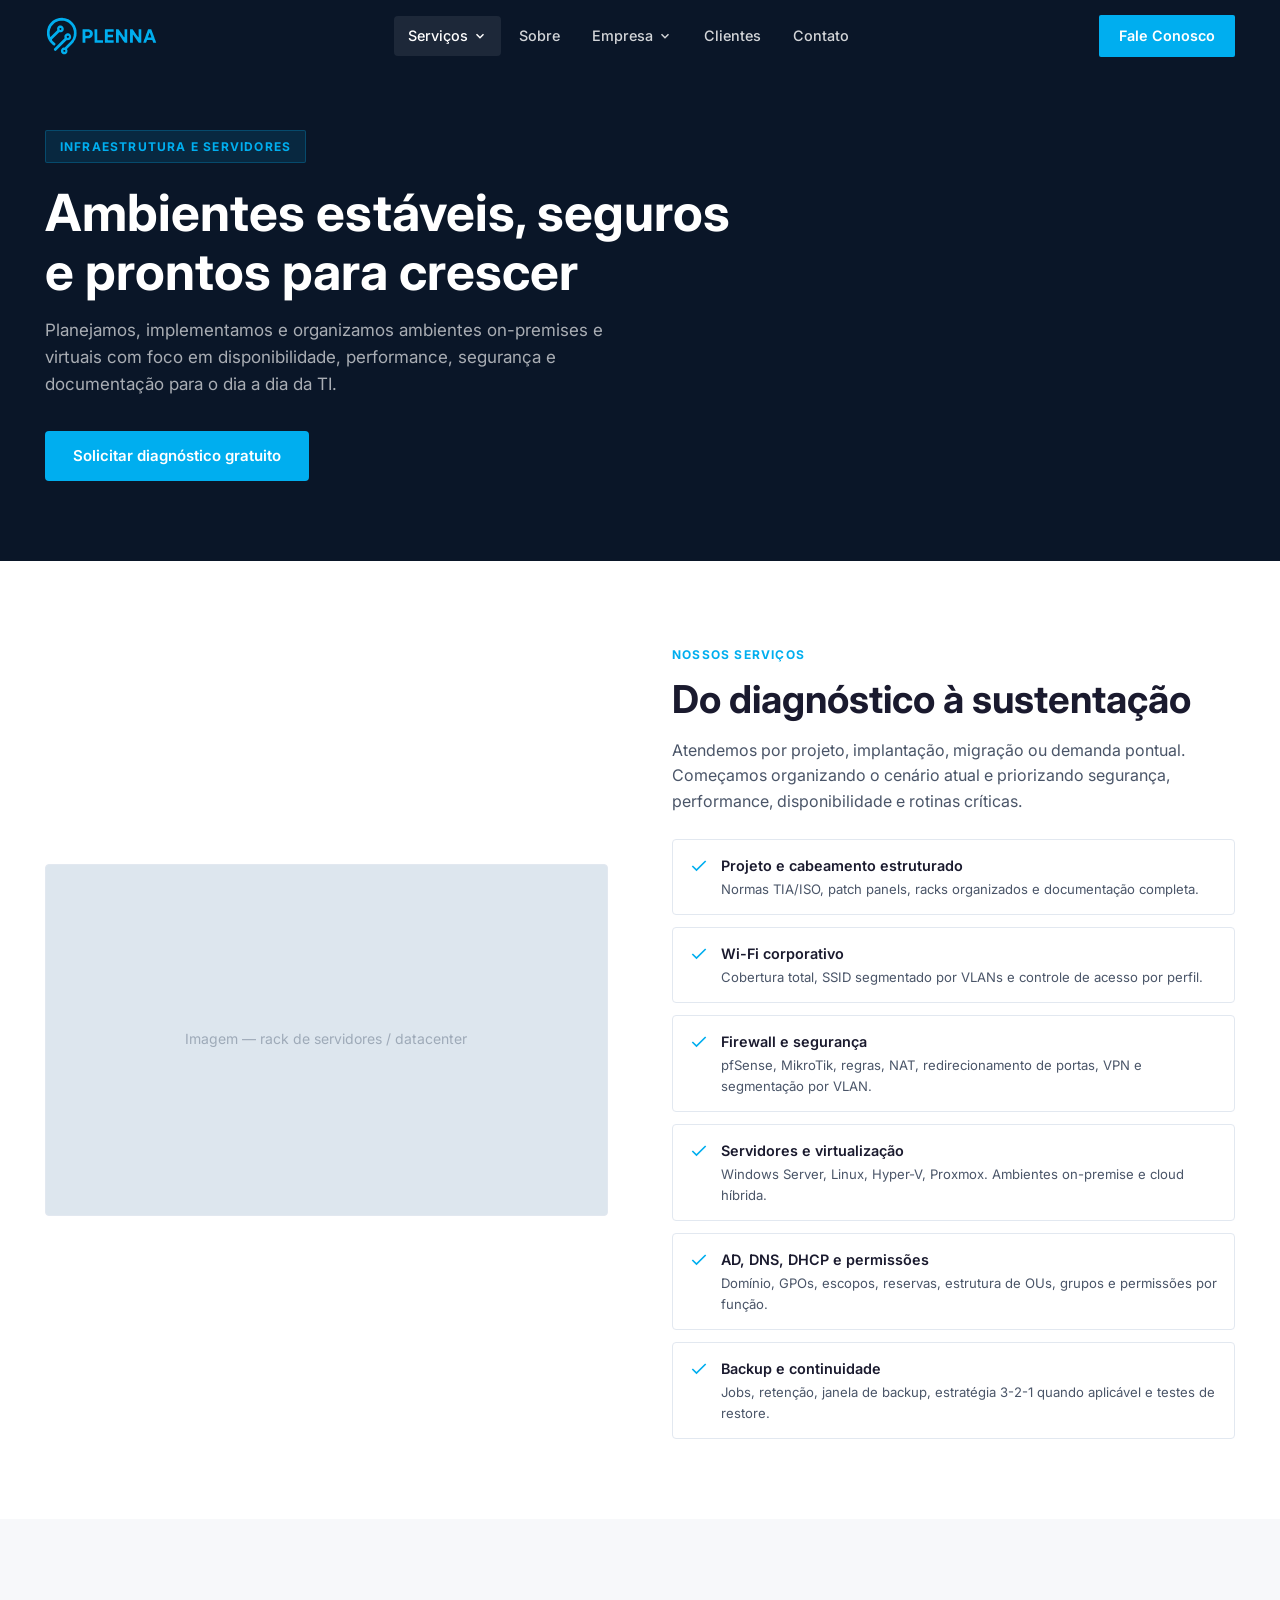
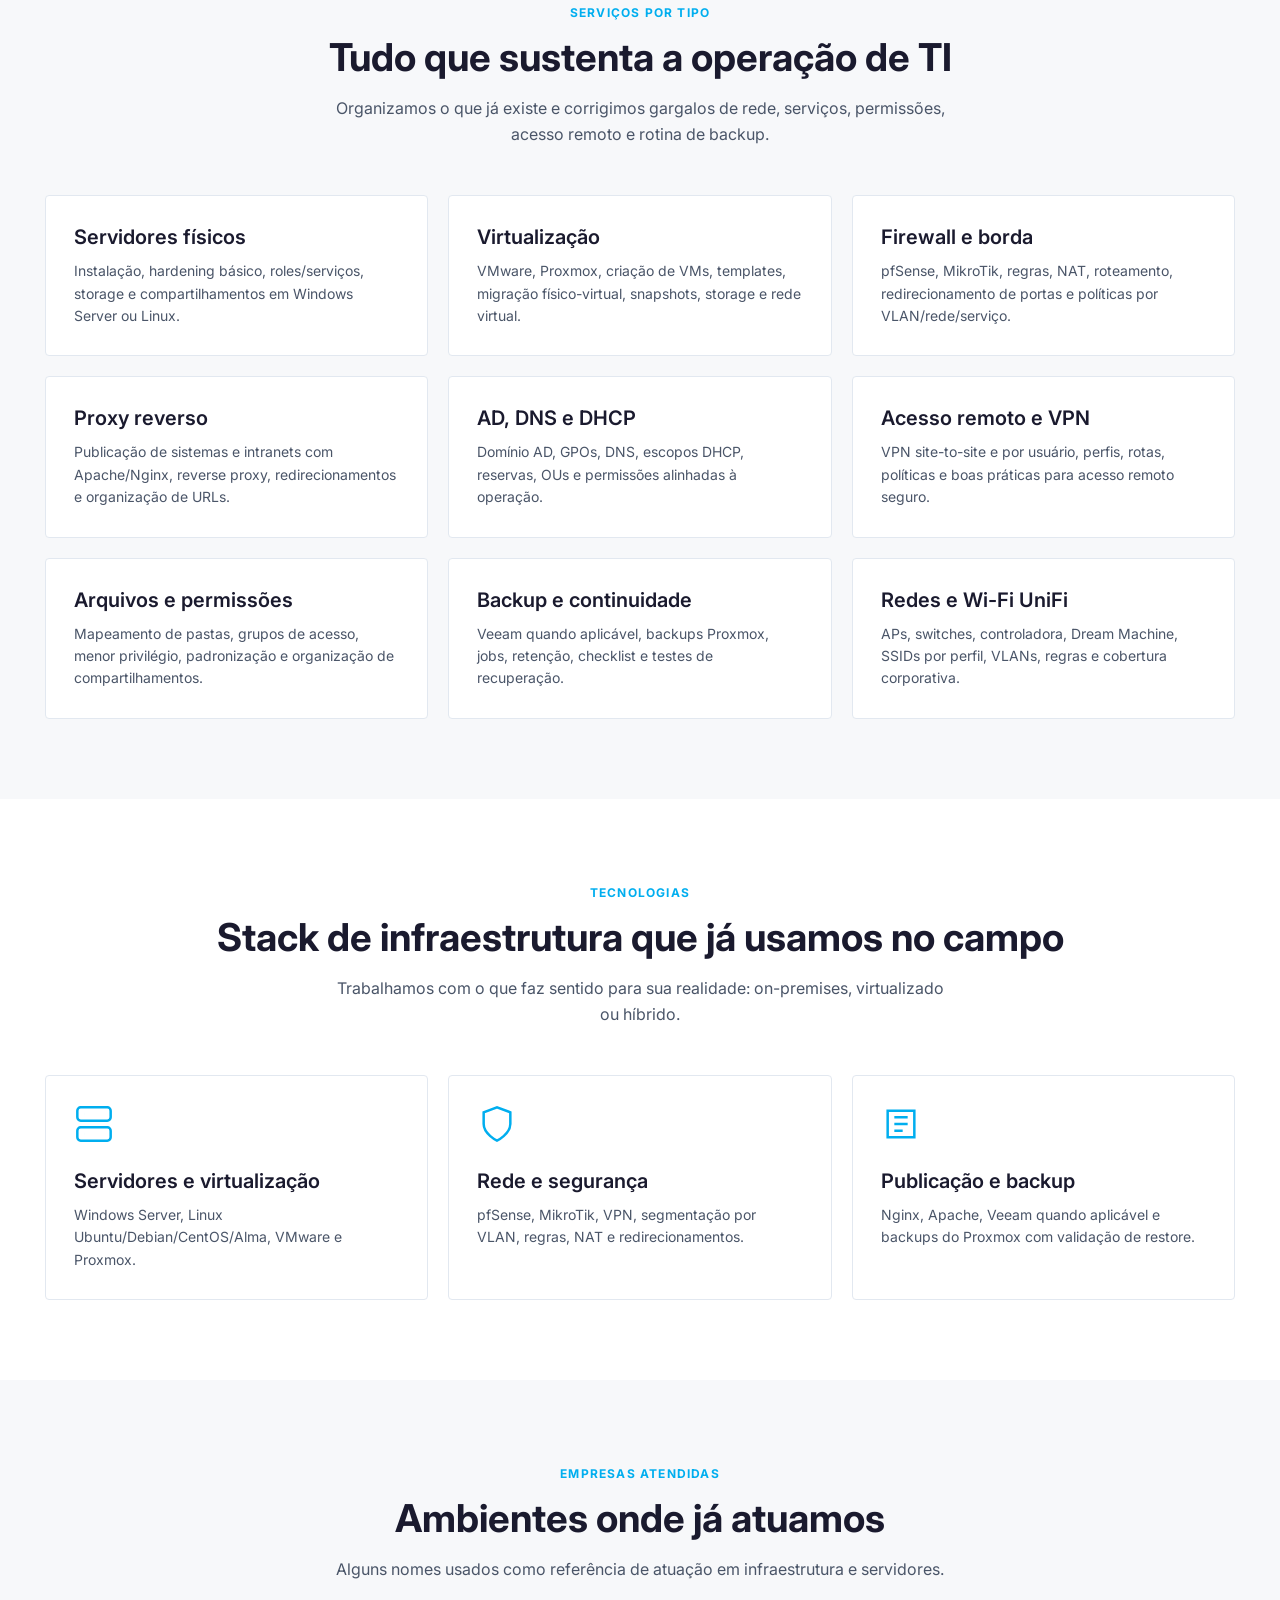
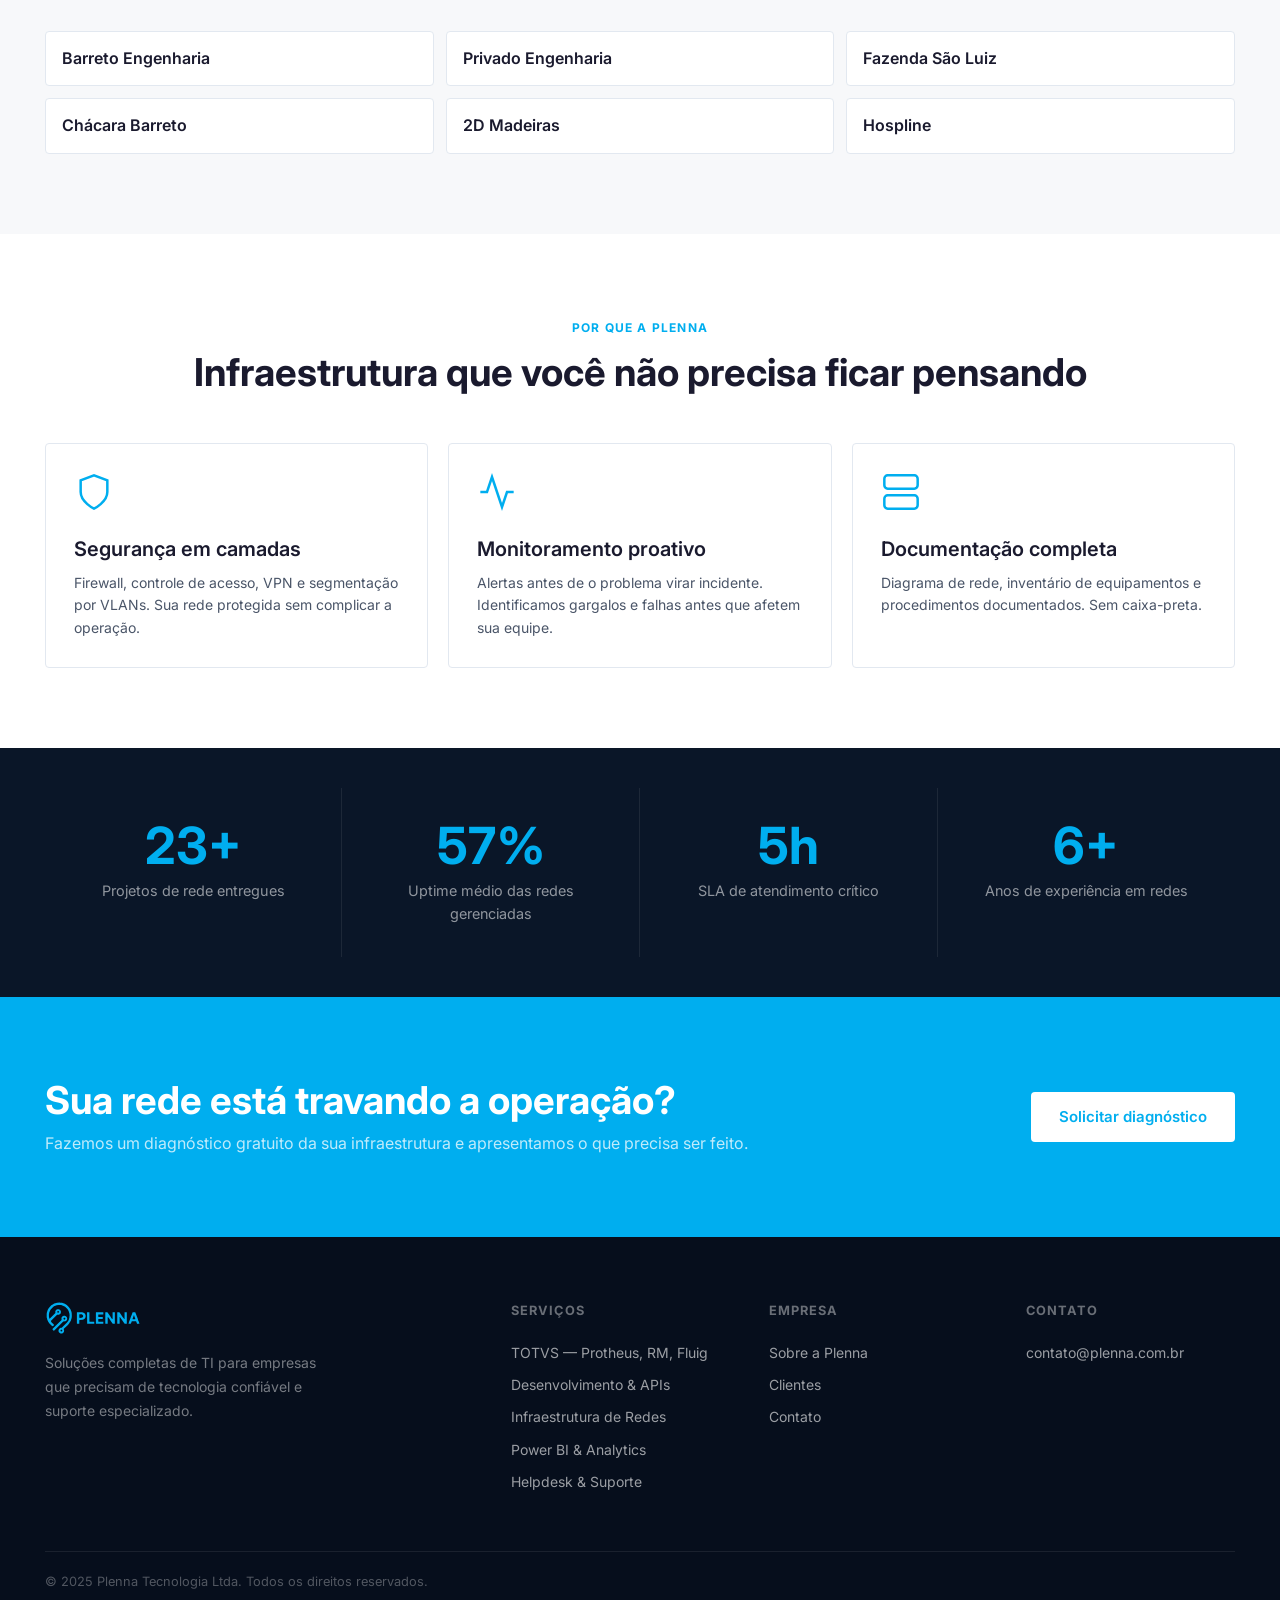
<file: servicos/infraestrutura.html>
﻿<!DOCTYPE html>
<html lang="pt-BR">
<head>
  <meta charset="UTF-8" />
  <meta name="viewport" content="width=device-width, initial-scale=1.0" />
  <title>Infraestrutura de TI e Servidores | Plenna Tecnologia</title>
  <meta name="description" content="Infraestrutura de TI para empresas: servidores Windows e Linux, VMware, Proxmox, firewall, VPN, AD/DNS/DHCP, backups e redes UniFi." />
  <meta name="robots" content="index, follow" />
  <meta name="author" content="Plenna Tecnologia" />
  <meta name="theme-color" content="#0A1628" />
  <link rel="canonical" href="https://plenna.com.br/servicos/infraestrutura.html" />
  <meta property="og:locale" content="pt_BR" />
  <meta property="og:type" content="website" />
  <meta property="og:site_name" content="Plenna Tecnologia" />
  <meta property="og:title" content="Infraestrutura de TI e Servidores | Plenna Tecnologia" />
  <meta property="og:description" content="Projetos e sustentação de servidores, virtualização, firewall, VPN, AD, backups e redes corporativas." />
  <meta property="og:url" content="https://plenna.com.br/servicos/infraestrutura.html" />
  <meta property="og:image" content="https://plenna.com.br/images/servico-infraestrutura.jpg" />
  <meta property="og:image:alt" content="Infraestrutura de redes e servidores pela Plenna Tecnologia" />
  <meta name="twitter:card" content="summary_large_image" />
  <meta name="twitter:title" content="Infraestrutura de TI e Servidores | Plenna Tecnologia" />
  <meta name="twitter:description" content="Projetos e sustentação de servidores, virtualização, firewall, VPN, AD, backups e redes corporativas." />
  <meta name="twitter:image" content="https://plenna.com.br/images/servico-infraestrutura.jpg" />
  <link rel="icon" type="image/x-icon" href="../public/favicon.ico" />
  <link rel="manifest" href="../public/site.webmanifest" />
  <link rel="apple-touch-icon" href="../public/apple-touch-icon.png" />
  <link rel="preconnect" href="https://fonts.googleapis.com" />
  <link rel="preconnect" href="https://fonts.gstatic.com" crossorigin />
  <link href="https://fonts.googleapis.com/css2?family=Inter:wght@400;500;600;700&display=swap" rel="stylesheet" />
  <link rel="stylesheet" href="../css/style.css" />
</head>
<body>

<header class="site-header">
  <div class="container">
    <div class="header-inner">
      <a href="../index.html" class="logo"><img src="../assets/plenna-header-svg-options/plenna-icon-plenna.svg" alt="Plenna Tecnologia" /></a>
      <nav class="main-nav">
        <div class="nav-item">
          <a href="#" class="nav-link active">
            Serviços
            <svg viewBox="0 0 24 24" fill="none" stroke="currentColor" stroke-width="2.5"><polyline points="6 9 12 15 18 9"/></svg>
          </a>
          <div class="dropdown">
            <a href="totvs.html">ERP TOTVS</a>
            <a href="desenvolvimento.html">Desenvolvimento & APIs</a>
            <a href="infraestrutura.html">Infraestrutura de Redes</a>
            <a href="powerbi.html">Power BI & Analytics</a>
            <a href="helpdesk.html">Helpdesk & Suporte</a>
          </div>
        </div>
        <a href="../index.html#sobre" class="nav-link">Sobre</a>
                <div class="nav-item">
          <a href="../empresa.html" class="nav-link">
            Empresa
            <svg viewBox="0 0 24 24" fill="none" stroke="currentColor" stroke-width="2.5"><polyline points="6 9 12 15 18 9"/></svg>
          </a>
          <div class="dropdown">
            <a href="../empresa.html#sobre">Quem somos</a>
            <a href="../empresa.html#metodologia">Metodologia</a>
            <a href="../empresa.html#vagas">Trabalhe Conosco</a>
          </div>
        </div>
        <a href="../index.html#depoimentos" class="nav-link">Clientes</a>
                <a href="../index.html#contato" class="nav-link">Contato</a>
        <div class="header-cta">
          <a href="https://wa.me/5500000000000" target="_blank" rel="noopener" class="btn btn-primary">Fale Conosco</a>
        </div>
      </nav>
      <div class="header-actions">
        <a href="https://wa.me/5500000000000" target="_blank" rel="noopener" class="btn btn-primary desktop-cta">Fale Conosco</a>
        <button class="nav-toggle" aria-label="Abrir menu" aria-expanded="false">
          <span></span><span></span><span></span>
        </button>
      </div>
    </div>
  </div>
</header>

<section class="page-hero">
  <div class="container">
    <div class="page-hero-label">Infraestrutura e Servidores</div>
    <h1>Ambientes estáveis, seguros <br>e prontos para crescer</h1>
    <p class="hero-sub">Planejamos, implementamos e organizamos ambientes on-premises e virtuais com foco em disponibilidade, performance, segurança e documentação para o dia a dia da TI.</p>
    <div class="page-hero-actions">
      <a href="../index.html#contato" class="btn btn-primary">Solicitar diagnóstico gratuito</a>
    </div>
  </div>
</section>

<section class="content-section">
  <div class="container">
    <div class="two-col">
      <div class="col-img fade-in">Imagem — rack de servidores / datacenter</div>
      <div class="fade-in fade-in-delay-1">
        <span class="section-label">Nossos serviços</span>
        <h2 class="section-title">Do diagnóstico à sustentação</h2>
        <p style="margin-bottom:24px;">Atendemos por projeto, implantação, migração ou demanda pontual. Começamos organizando o cenário atual e priorizando segurança, performance, disponibilidade e rotinas críticas.</p>

        <div class="features-list">
          <div class="feature-item">
            <svg class="feature-icon" viewBox="0 0 24 24" fill="none" stroke="currentColor" stroke-width="2"><polyline points="20 6 9 17 4 12"/></svg>
            <div>
              <h4>Projeto e cabeamento estruturado</h4>
              <p>Normas TIA/ISO, patch panels, racks organizados e documentação completa.</p>
            </div>
          </div>
          <div class="feature-item">
            <svg class="feature-icon" viewBox="0 0 24 24" fill="none" stroke="currentColor" stroke-width="2"><polyline points="20 6 9 17 4 12"/></svg>
            <div>
              <h4>Wi-Fi corporativo</h4>
              <p>Cobertura total, SSID segmentado por VLANs e controle de acesso por perfil.</p>
            </div>
          </div>
          <div class="feature-item">
            <svg class="feature-icon" viewBox="0 0 24 24" fill="none" stroke="currentColor" stroke-width="2"><polyline points="20 6 9 17 4 12"/></svg>
            <div>
              <h4>Firewall e segurança</h4>
              <p>pfSense, MikroTik, regras, NAT, redirecionamento de portas, VPN e segmentação por VLAN.</p>
            </div>
          </div>
          <div class="feature-item">
            <svg class="feature-icon" viewBox="0 0 24 24" fill="none" stroke="currentColor" stroke-width="2"><polyline points="20 6 9 17 4 12"/></svg>
            <div>
              <h4>Servidores e virtualização</h4>
              <p>Windows Server, Linux, Hyper-V, Proxmox. Ambientes on-premise e cloud híbrida.</p>
            </div>
          </div>
          <div class="feature-item">
            <svg class="feature-icon" viewBox="0 0 24 24" fill="none" stroke="currentColor" stroke-width="2"><polyline points="20 6 9 17 4 12"/></svg>
            <div>
              <h4>AD, DNS, DHCP e permissões</h4>
              <p>Domínio, GPOs, escopos, reservas, estrutura de OUs, grupos e permissões por função.</p>
            </div>
          </div>
          <div class="feature-item">
            <svg class="feature-icon" viewBox="0 0 24 24" fill="none" stroke="currentColor" stroke-width="2"><polyline points="20 6 9 17 4 12"/></svg>
            <div>
              <h4>Backup e continuidade</h4>
              <p>Jobs, retenção, janela de backup, estratégia 3-2-1 quando aplicável e testes de restore.</p>
            </div>
          </div>
        </div>
      </div>
    </div>
  </div>
</section>

<section class="content-section gray">
  <div class="container">
    <div style="text-align:center;margin-bottom:48px;" class="fade-in">
      <span class="section-label">Serviços por tipo</span>
      <h2 class="section-title">Tudo que sustenta a operação de TI</h2>
      <p style="max-width:620px;margin:0 auto;">Organizamos o que já existe e corrigimos gargalos de rede, serviços, permissões, acesso remoto e rotina de backup.</p>
    </div>
    <div class="cards-grid">
      <div class="info-card fade-in">
        <h3>Servidores físicos</h3>
        <p>Instalação, hardening básico, roles/serviços, storage e compartilhamentos em Windows Server ou Linux.</p>
      </div>
      <div class="info-card fade-in fade-in-delay-1">
        <h3>Virtualização</h3>
        <p>VMware, Proxmox, criação de VMs, templates, migração físico-virtual, snapshots, storage e rede virtual.</p>
      </div>
      <div class="info-card fade-in fade-in-delay-2">
        <h3>Firewall e borda</h3>
        <p>pfSense, MikroTik, regras, NAT, roteamento, redirecionamento de portas e políticas por VLAN/rede/serviço.</p>
      </div>
      <div class="info-card fade-in">
        <h3>Proxy reverso</h3>
        <p>Publicação de sistemas e intranets com Apache/Nginx, reverse proxy, redirecionamentos e organização de URLs.</p>
      </div>
      <div class="info-card fade-in fade-in-delay-1">
        <h3>AD, DNS e DHCP</h3>
        <p>Domínio AD, GPOs, DNS, escopos DHCP, reservas, OUs e permissões alinhadas à operação.</p>
      </div>
      <div class="info-card fade-in fade-in-delay-2">
        <h3>Acesso remoto e VPN</h3>
        <p>VPN site-to-site e por usuário, perfis, rotas, políticas e boas práticas para acesso remoto seguro.</p>
      </div>
      <div class="info-card fade-in">
        <h3>Arquivos e permissões</h3>
        <p>Mapeamento de pastas, grupos de acesso, menor privilégio, padronização e organização de compartilhamentos.</p>
      </div>
      <div class="info-card fade-in fade-in-delay-1">
        <h3>Backup e continuidade</h3>
        <p>Veeam quando aplicável, backups Proxmox, jobs, retenção, checklist e testes de recuperação.</p>
      </div>
      <div class="info-card fade-in fade-in-delay-2">
        <h3>Redes e Wi-Fi UniFi</h3>
        <p>APs, switches, controladora, Dream Machine, SSIDs por perfil, VLANs, regras e cobertura corporativa.</p>
      </div>
    </div>
  </div>
</section>

<section class="content-section">
  <div class="container">
    <div style="text-align:center;margin-bottom:48px;" class="fade-in">
      <span class="section-label">Tecnologias</span>
      <h2 class="section-title">Stack de infraestrutura que já usamos no campo</h2>
      <p style="max-width:620px;margin:0 auto;">Trabalhamos com o que faz sentido para sua realidade: on-premises, virtualizado ou híbrido.</p>
    </div>
    <div class="cards-grid">
      <div class="info-card fade-in">
        <svg class="icon" viewBox="0 0 24 24" fill="none" stroke="currentColor" stroke-width="1.5"><rect x="2" y="2" width="20" height="8" rx="2"/><rect x="2" y="14" width="20" height="8" rx="2"/><line x1="6" y1="6" x2="6.01" y2="6"/><line x1="6" y1="18" x2="6.01" y2="18"/></svg>
        <h3>Servidores e virtualização</h3>
        <p>Windows Server, Linux Ubuntu/Debian/CentOS/Alma, VMware e Proxmox.</p>
      </div>
      <div class="info-card fade-in fade-in-delay-1">
        <svg class="icon" viewBox="0 0 24 24" fill="none" stroke="currentColor" stroke-width="1.5"><path d="M12 22s8-4 8-10V5l-8-3-8 3v7c0 6 8 10 8 10z"/></svg>
        <h3>Rede e segurança</h3>
        <p>pfSense, MikroTik, VPN, segmentação por VLAN, regras, NAT e redirecionamentos.</p>
      </div>
      <div class="info-card fade-in fade-in-delay-2">
        <svg class="icon" viewBox="0 0 24 24" fill="none" stroke="currentColor" stroke-width="1.5"><path d="M4 4h16v16H4z"/><path d="M8 8h8M8 12h8M8 16h5"/></svg>
        <h3>Publicação e backup</h3>
        <p>Nginx, Apache, Veeam quando aplicável e backups do Proxmox com validação de restore.</p>
      </div>
    </div>
  </div>
</section>

<section class="content-section gray">
  <div class="container">
    <div style="text-align:center;margin-bottom:48px;" class="fade-in">
      <span class="section-label">Empresas atendidas</span>
      <h2 class="section-title">Ambientes onde já atuamos</h2>
      <p style="max-width:620px;margin:0 auto;">Alguns nomes usados como referência de atuação em infraestrutura e servidores.</p>
    </div>
    <div class="infra-client-list fade-in">
      <span>Barreto Engenharia</span>
      <span>Privado Engenharia</span>
      <span>Fazenda São Luiz</span>
      <span>Chácara Barreto</span>
      <span>2D Madeiras</span>
      <span>Hospline</span>
    </div>
  </div>
</section>

<section class="content-section">
  <div class="container">
    <div style="text-align:center;margin-bottom:48px;" class="fade-in">
      <span class="section-label">Por que a Plenna</span>
      <h2 class="section-title">Infraestrutura que você não precisa ficar pensando</h2>
    </div>
    <div class="cards-grid">
      <div class="info-card fade-in">
        <svg class="icon" viewBox="0 0 24 24" fill="none" stroke="currentColor" stroke-width="1.5"><path d="M12 22s8-4 8-10V5l-8-3-8 3v7c0 6 8 10 8 10z"/></svg>
        <h3>Segurança em camadas</h3>
        <p>Firewall, controle de acesso, VPN e segmentação por VLANs. Sua rede protegida sem complicar a operação.</p>
      </div>
      <div class="info-card fade-in fade-in-delay-1">
        <svg class="icon" viewBox="0 0 24 24" fill="none" stroke="currentColor" stroke-width="1.5"><polyline points="22 12 18 12 15 21 9 3 6 12 2 12"/></svg>
        <h3>Monitoramento proativo</h3>
        <p>Alertas antes de o problema virar incidente. Identificamos gargalos e falhas antes que afetem sua equipe.</p>
      </div>
      <div class="info-card fade-in fade-in-delay-2">
        <svg class="icon" viewBox="0 0 24 24" fill="none" stroke="currentColor" stroke-width="1.5"><rect x="2" y="2" width="20" height="8" rx="2"/><rect x="2" y="14" width="20" height="8" rx="2"/><line x1="6" y1="6" x2="6.01" y2="6"/><line x1="6" y1="18" x2="6.01" y2="18"/></svg>
        <h3>Documentação completa</h3>
        <p>Diagrama de rede, inventário de equipamentos e procedimentos documentados. Sem caixa-preta.</p>
      </div>
    </div>
  </div>
</section>

<section class="stats">
  <div class="container">
    <div class="stats-grid">
      <div class="stat-item fade-in">
        <span class="stat-number" data-counter data-target="40" data-suffix="+">0</span>
        <p class="stat-desc">Projetos de rede entregues</p>
      </div>
      <div class="stat-item fade-in fade-in-delay-1">
        <span class="stat-number" data-counter data-target="99" data-suffix="%">0</span>
        <p class="stat-desc">Uptime médio das redes gerenciadas</p>
      </div>
      <div class="stat-item fade-in fade-in-delay-2">
        <span class="stat-number" data-counter data-target="8" data-suffix="h">0</span>
        <p class="stat-desc">SLA de atendimento crítico</p>
      </div>
      <div class="stat-item fade-in fade-in-delay-3">
        <span class="stat-number" data-counter data-target="10" data-suffix="+">0</span>
        <p class="stat-desc">Anos de experiência em redes</p>
      </div>
    </div>
  </div>
</section>

<section class="cta-band">
  <div class="container">
    <div class="cta-inner">
      <div>
        <h2>Sua rede está travando a operação?</h2>
        <p>Fazemos um diagnóstico gratuito da sua infraestrutura e apresentamos o que precisa ser feito.</p>
      </div>
      <a href="https://wa.me/5500000000000" target="_blank" rel="noopener" class="btn btn-white">Solicitar diagnóstico</a>
    </div>
  </div>
</section>

<footer class="site-footer">
  <div class="container">
    <div class="footer-grid">
      <div class="footer-brand">
        <img src="../assets/plenna-header-svg-options/plenna-icon-plenna.svg" alt="Plenna Tecnologia" />
        <p>Soluções completas de TI para empresas que precisam de tecnologia confiável e suporte especializado.</p>
      </div>
      <div class="footer-col">
        <h4>Serviços</h4>
        <a href="totvs.html">TOTVS — Protheus, RM, Fluig</a>
        <a href="desenvolvimento.html">Desenvolvimento & APIs</a>
        <a href="infraestrutura.html">Infraestrutura de Redes</a>
        <a href="powerbi.html">Power BI & Analytics</a>
        <a href="helpdesk.html">Helpdesk & Suporte</a>
      </div>
      <div class="footer-col">
        <h4>Empresa</h4>
        <a href="../index.html#sobre">Sobre a Plenna</a>
        <a href="../index.html#depoimentos">Clientes</a>
        <a href="../index.html#contato">Contato</a>
      </div>
      <div class="footer-col">
        <h4>Contato</h4>
        <a href="mailto:contato@plenna.com.br">contato@plenna.com.br</a>
      </div>
    </div>
    <div class="footer-bottom">
      <p>© 2025 Plenna Tecnologia Ltda. Todos os direitos reservados.</p>
    </div>
  </div>
</footer>

<script src="../js/main.js"></script>
</body>
</html>
</file>
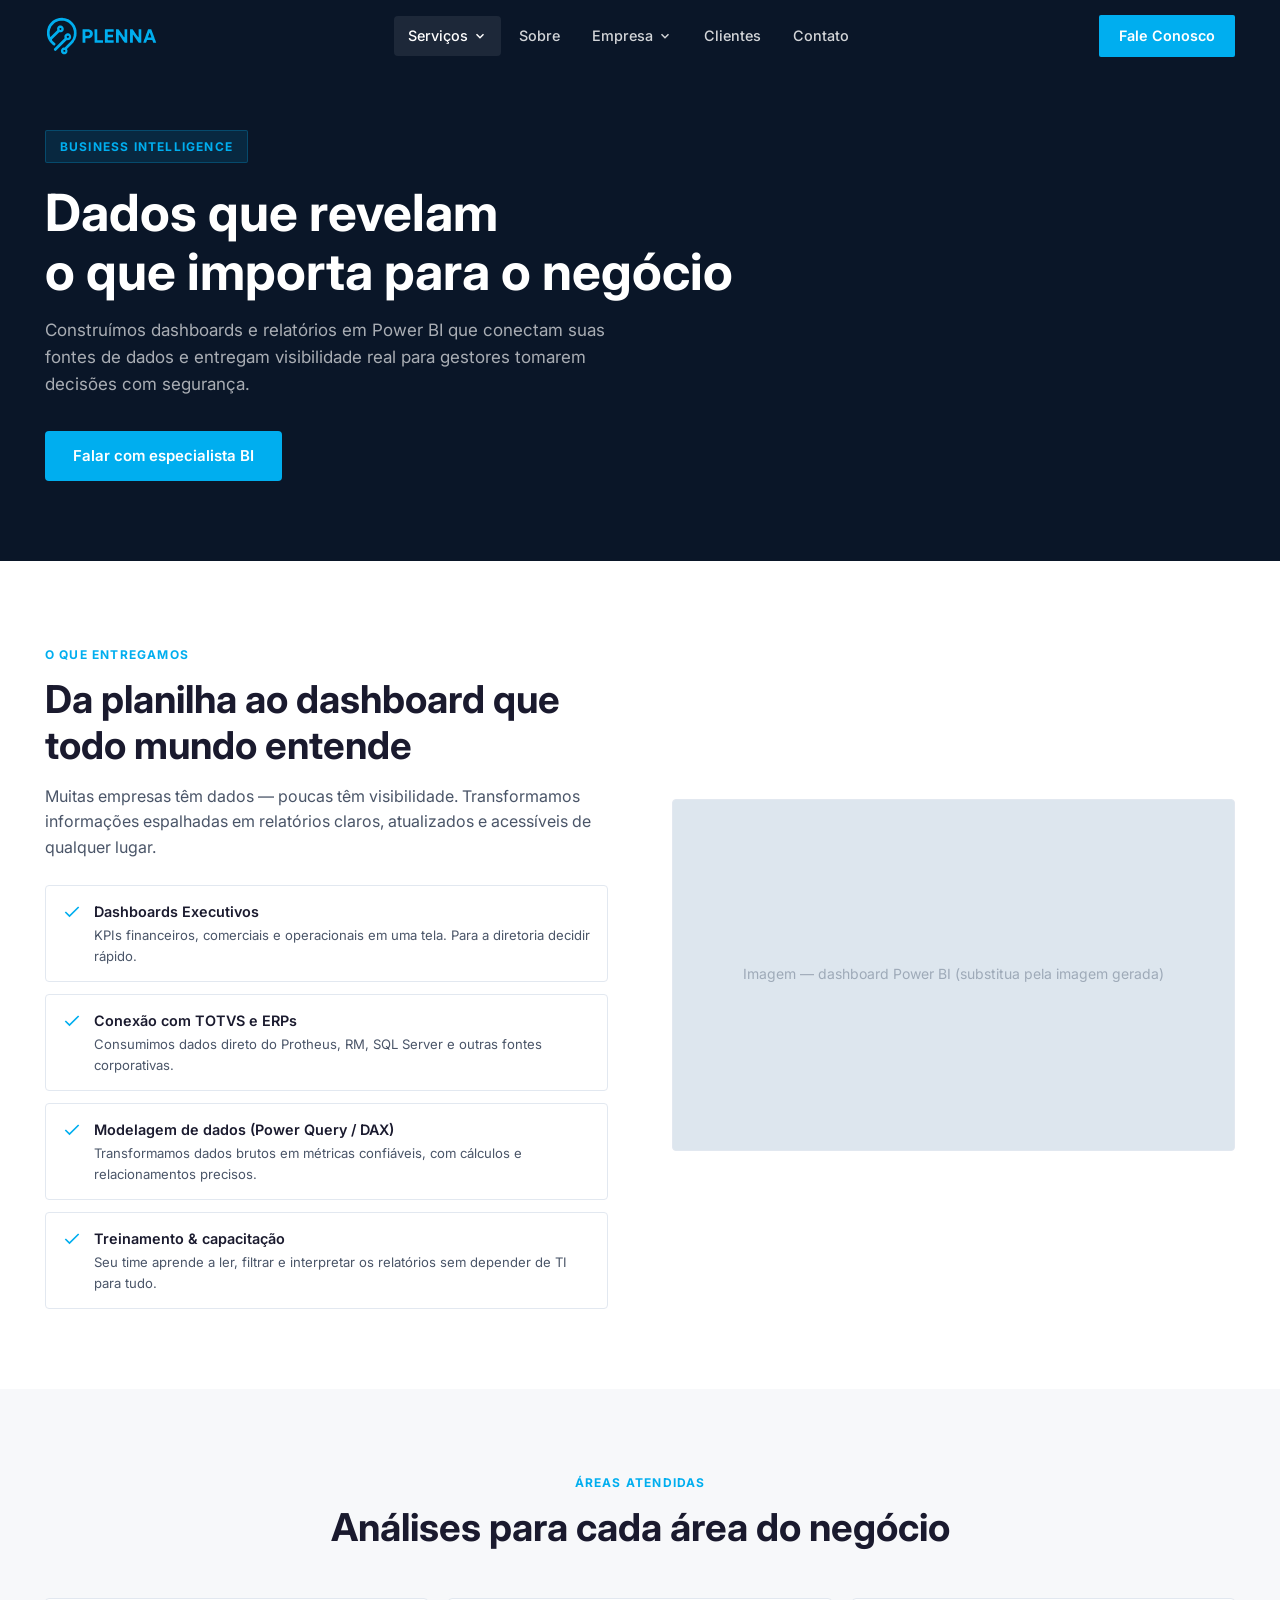
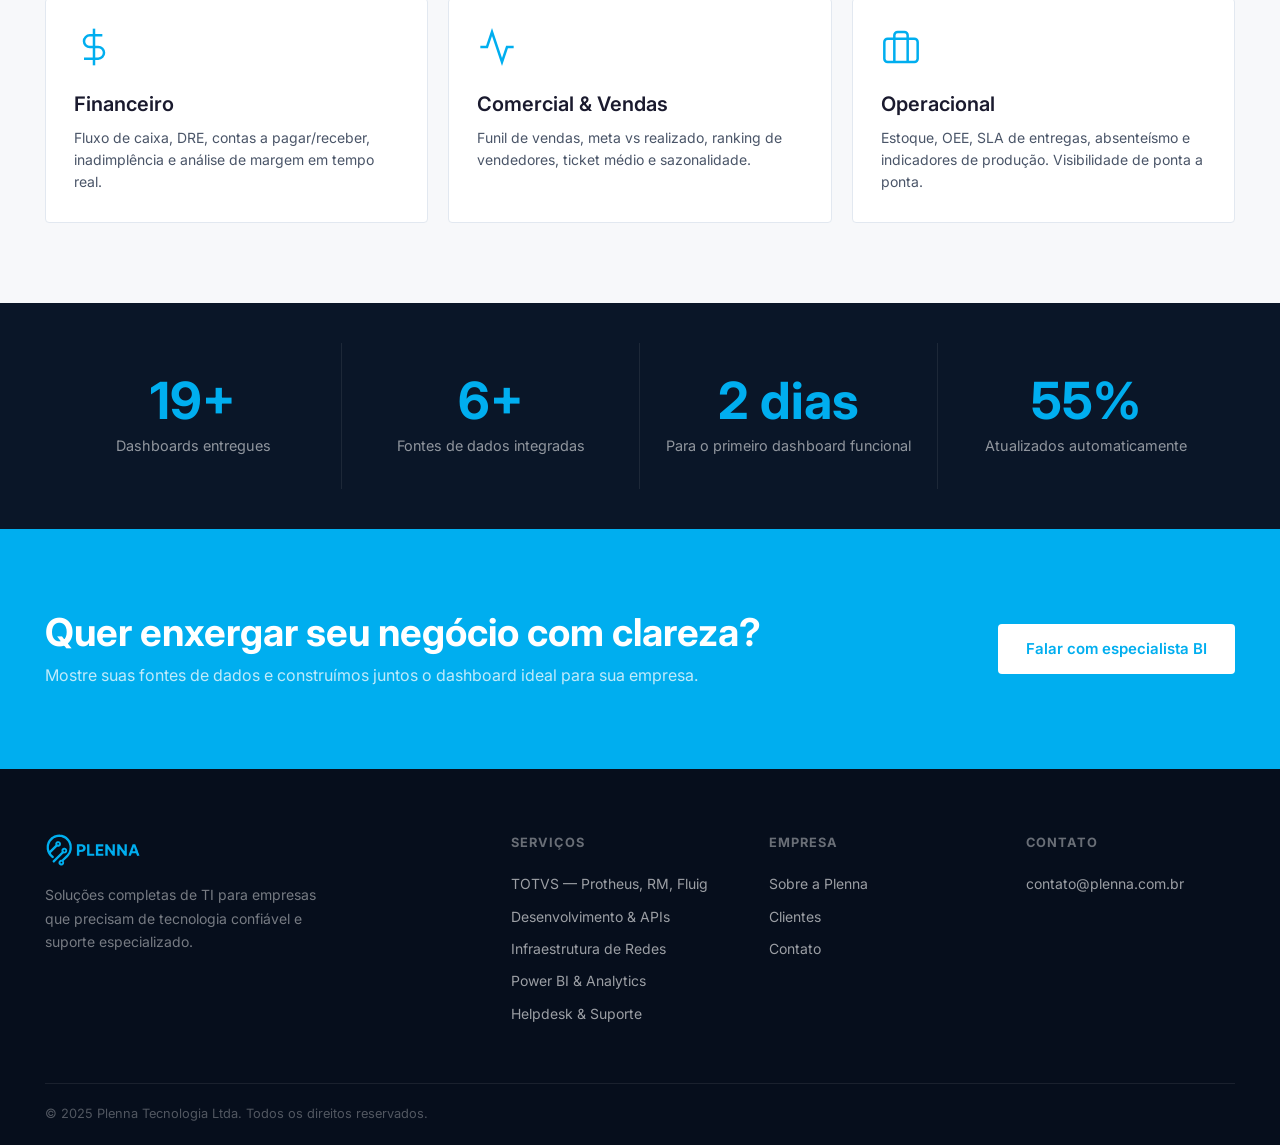
<file: servicos/powerbi.html>
﻿<!DOCTYPE html>
<html lang="pt-BR">
<head>
  <meta charset="UTF-8" />
  <meta name="viewport" content="width=device-width, initial-scale=1.0" />
  <title>Power BI e Dashboards | Plenna Tecnologia</title>
  <meta name="description" content="Dashboards em Power BI, modelagem de dados, DAX, Power Query, KPIs e integração com ERP, bancos de dados, planilhas e APIs." />
  <meta name="robots" content="index, follow" />
  <meta name="author" content="Plenna Tecnologia" />
  <meta name="theme-color" content="#0A1628" />
  <link rel="canonical" href="https://plenna.com.br/servicos/powerbi.html" />
  <meta property="og:locale" content="pt_BR" />
  <meta property="og:type" content="website" />
  <meta property="og:site_name" content="Plenna Tecnologia" />
  <meta property="og:title" content="Power BI e Dashboards | Plenna Tecnologia" />
  <meta property="og:description" content="Transforme dados dispersos em dashboards, indicadores e relatórios gerenciais confiáveis." />
  <meta property="og:url" content="https://plenna.com.br/servicos/powerbi.html" />
  <meta property="og:image" content="https://plenna.com.br/images/servico-powerbi.jpg" />
  <meta property="og:image:alt" content="Dashboards e Power BI pela Plenna Tecnologia" />
  <meta name="twitter:card" content="summary_large_image" />
  <meta name="twitter:title" content="Power BI e Dashboards | Plenna Tecnologia" />
  <meta name="twitter:description" content="Transforme dados dispersos em dashboards, indicadores e relatórios gerenciais confiáveis." />
  <meta name="twitter:image" content="https://plenna.com.br/images/servico-powerbi.jpg" />
  <link rel="icon" type="image/x-icon" href="../public/favicon.ico" />
  <link rel="manifest" href="../public/site.webmanifest" />
  <link rel="apple-touch-icon" href="../public/apple-touch-icon.png" />
  <link rel="preconnect" href="https://fonts.googleapis.com" />
  <link rel="preconnect" href="https://fonts.gstatic.com" crossorigin />
  <link href="https://fonts.googleapis.com/css2?family=Inter:wght@400;500;600;700&display=swap" rel="stylesheet" />
  <link rel="stylesheet" href="../css/style.css" />
</head>
<body>

<header class="site-header">
  <div class="container">
    <div class="header-inner">
      <a href="../index.html" class="logo"><img src="../assets/plenna-header-svg-options/plenna-icon-plenna.svg" alt="Plenna Tecnologia" /></a>
      <nav class="main-nav">
        <div class="nav-item">
          <a href="#" class="nav-link active">
            Serviços
            <svg viewBox="0 0 24 24" fill="none" stroke="currentColor" stroke-width="2.5"><polyline points="6 9 12 15 18 9"/></svg>
          </a>
          <div class="dropdown">
            <a href="totvs.html">ERP TOTVS</a>
            <a href="desenvolvimento.html">Desenvolvimento & APIs</a>
            <a href="infraestrutura.html">Infraestrutura de Redes</a>
            <a href="powerbi.html">Power BI & Analytics</a>
            <a href="helpdesk.html">Helpdesk & Suporte</a>
          </div>
        </div>
        <a href="../index.html#sobre" class="nav-link">Sobre</a>
                <div class="nav-item">
          <a href="../empresa.html" class="nav-link">
            Empresa
            <svg viewBox="0 0 24 24" fill="none" stroke="currentColor" stroke-width="2.5"><polyline points="6 9 12 15 18 9"/></svg>
          </a>
          <div class="dropdown">
            <a href="../empresa.html#sobre">Quem somos</a>
            <a href="../empresa.html#metodologia">Metodologia</a>
            <a href="../empresa.html#vagas">Trabalhe Conosco</a>
          </div>
        </div>
        <a href="../index.html#depoimentos" class="nav-link">Clientes</a>
                <a href="../index.html#contato" class="nav-link">Contato</a>
        <div class="header-cta">
          <a href="https://wa.me/5500000000000" target="_blank" rel="noopener" class="btn btn-primary">Fale Conosco</a>
        </div>
      </nav>
      <div class="header-actions">
        <a href="https://wa.me/5500000000000" target="_blank" rel="noopener" class="btn btn-primary desktop-cta">Fale Conosco</a>
        <button class="nav-toggle" aria-label="Abrir menu" aria-expanded="false">
          <span></span><span></span><span></span>
        </button>
      </div>
    </div>
  </div>
</header>

<section class="page-hero">
  <div class="container">
    <div class="page-hero-label">Business Intelligence</div>
    <h1>Dados que revelam <br>o que importa para o negócio</h1>
    <p class="hero-sub">Construímos dashboards e relatórios em Power BI que conectam suas fontes de dados e entregam visibilidade real para gestores tomarem decisões com segurança.</p>
    <div class="page-hero-actions">
      <a href="../index.html#contato" class="btn btn-primary">Falar com especialista BI</a>
    </div>
  </div>
</section>

<section class="content-section">
  <div class="container">
    <div class="two-col">
      <div class="fade-in">
        <span class="section-label">O que entregamos</span>
        <h2 class="section-title">Da planilha ao dashboard que todo mundo entende</h2>
        <p style="margin-bottom:24px;">Muitas empresas têm dados — poucas têm visibilidade. Transformamos informações espalhadas em relatórios claros, atualizados e acessíveis de qualquer lugar.</p>

        <div class="features-list">
          <div class="feature-item">
            <svg class="feature-icon" viewBox="0 0 24 24" fill="none" stroke="currentColor" stroke-width="2"><polyline points="20 6 9 17 4 12"/></svg>
            <div>
              <h4>Dashboards Executivos</h4>
              <p>KPIs financeiros, comerciais e operacionais em uma tela. Para a diretoria decidir rápido.</p>
            </div>
          </div>
          <div class="feature-item">
            <svg class="feature-icon" viewBox="0 0 24 24" fill="none" stroke="currentColor" stroke-width="2"><polyline points="20 6 9 17 4 12"/></svg>
            <div>
              <h4>Conexão com TOTVS e ERPs</h4>
              <p>Consumimos dados direto do Protheus, RM, SQL Server e outras fontes corporativas.</p>
            </div>
          </div>
          <div class="feature-item">
            <svg class="feature-icon" viewBox="0 0 24 24" fill="none" stroke="currentColor" stroke-width="2"><polyline points="20 6 9 17 4 12"/></svg>
            <div>
              <h4>Modelagem de dados (Power Query / DAX)</h4>
              <p>Transformamos dados brutos em métricas confiáveis, com cálculos e relacionamentos precisos.</p>
            </div>
          </div>
          <div class="feature-item">
            <svg class="feature-icon" viewBox="0 0 24 24" fill="none" stroke="currentColor" stroke-width="2"><polyline points="20 6 9 17 4 12"/></svg>
            <div>
              <h4>Treinamento & capacitação</h4>
              <p>Seu time aprende a ler, filtrar e interpretar os relatórios sem depender de TI para tudo.</p>
            </div>
          </div>
        </div>
      </div>
      <div class="col-img fade-in fade-in-delay-1">Imagem — dashboard Power BI (substitua pela imagem gerada)</div>
    </div>
  </div>
</section>

<section class="content-section gray">
  <div class="container">
    <div style="text-align:center;margin-bottom:48px;" class="fade-in">
      <span class="section-label">Áreas atendidas</span>
      <h2 class="section-title">Análises para cada área do negócio</h2>
    </div>
    <div class="cards-grid">
      <div class="info-card fade-in">
        <svg class="icon" viewBox="0 0 24 24" fill="none" stroke="currentColor" stroke-width="1.5"><line x1="12" y1="1" x2="12" y2="23"/><path d="M17 5H9.5a3.5 3.5 0 0 0 0 7h5a3.5 3.5 0 0 1 0 7H6"/></svg>
        <h3>Financeiro</h3>
        <p>Fluxo de caixa, DRE, contas a pagar/receber, inadimplência e análise de margem em tempo real.</p>
      </div>
      <div class="info-card fade-in fade-in-delay-1">
        <svg class="icon" viewBox="0 0 24 24" fill="none" stroke="currentColor" stroke-width="1.5"><polyline points="22 12 18 12 15 21 9 3 6 12 2 12"/></svg>
        <h3>Comercial & Vendas</h3>
        <p>Funil de vendas, meta vs realizado, ranking de vendedores, ticket médio e sazonalidade.</p>
      </div>
      <div class="info-card fade-in fade-in-delay-2">
        <svg class="icon" viewBox="0 0 24 24" fill="none" stroke="currentColor" stroke-width="1.5"><rect x="2" y="7" width="20" height="14" rx="2"/><path d="M16 21V5a2 2 0 0 0-2-2h-4a2 2 0 0 0-2 2v16"/></svg>
        <h3>Operacional</h3>
        <p>Estoque, OEE, SLA de entregas, absenteísmo e indicadores de produção. Visibilidade de ponta a ponta.</p>
      </div>
    </div>
  </div>
</section>

<section class="stats">
  <div class="container">
    <div class="stats-grid">
      <div class="stat-item fade-in">
        <span class="stat-number" data-counter data-target="35" data-suffix="+">0</span>
        <p class="stat-desc">Dashboards entregues</p>
      </div>
      <div class="stat-item fade-in fade-in-delay-1">
        <span class="stat-number" data-counter data-target="10" data-suffix="+">0</span>
        <p class="stat-desc">Fontes de dados integradas</p>
      </div>
      <div class="stat-item fade-in fade-in-delay-2">
        <span class="stat-number" data-counter data-target="3" data-suffix=" dias">0</span>
        <p class="stat-desc">Para o primeiro dashboard funcional</p>
      </div>
      <div class="stat-item fade-in fade-in-delay-3">
        <span class="stat-number" data-counter data-target="100" data-suffix="%">0</span>
        <p class="stat-desc">Atualizados automaticamente</p>
      </div>
    </div>
  </div>
</section>

<section class="cta-band">
  <div class="container">
    <div class="cta-inner">
      <div>
        <h2>Quer enxergar seu negócio com clareza?</h2>
        <p>Mostre suas fontes de dados e construímos juntos o dashboard ideal para sua empresa.</p>
      </div>
      <a href="https://wa.me/5500000000000" target="_blank" rel="noopener" class="btn btn-white">Falar com especialista BI</a>
    </div>
  </div>
</section>

<footer class="site-footer">
  <div class="container">
    <div class="footer-grid">
      <div class="footer-brand">
        <img src="../assets/plenna-header-svg-options/plenna-icon-plenna.svg" alt="Plenna Tecnologia" />
        <p>Soluções completas de TI para empresas que precisam de tecnologia confiável e suporte especializado.</p>
      </div>
      <div class="footer-col">
        <h4>Serviços</h4>
        <a href="totvs.html">TOTVS — Protheus, RM, Fluig</a>
        <a href="desenvolvimento.html">Desenvolvimento & APIs</a>
        <a href="infraestrutura.html">Infraestrutura de Redes</a>
        <a href="powerbi.html">Power BI & Analytics</a>
        <a href="helpdesk.html">Helpdesk & Suporte</a>
      </div>
      <div class="footer-col">
        <h4>Empresa</h4>
        <a href="../index.html#sobre">Sobre a Plenna</a>
        <a href="../index.html#depoimentos">Clientes</a>
        <a href="../index.html#contato">Contato</a>
      </div>
      <div class="footer-col">
        <h4>Contato</h4>
        <a href="mailto:contato@plenna.com.br">contato@plenna.com.br</a>
      </div>
    </div>
    <div class="footer-bottom">
      <p>© 2025 Plenna Tecnologia Ltda. Todos os direitos reservados.</p>
    </div>
  </div>
</footer>

<script src="../js/main.js"></script>
</body>
</html>
</file>
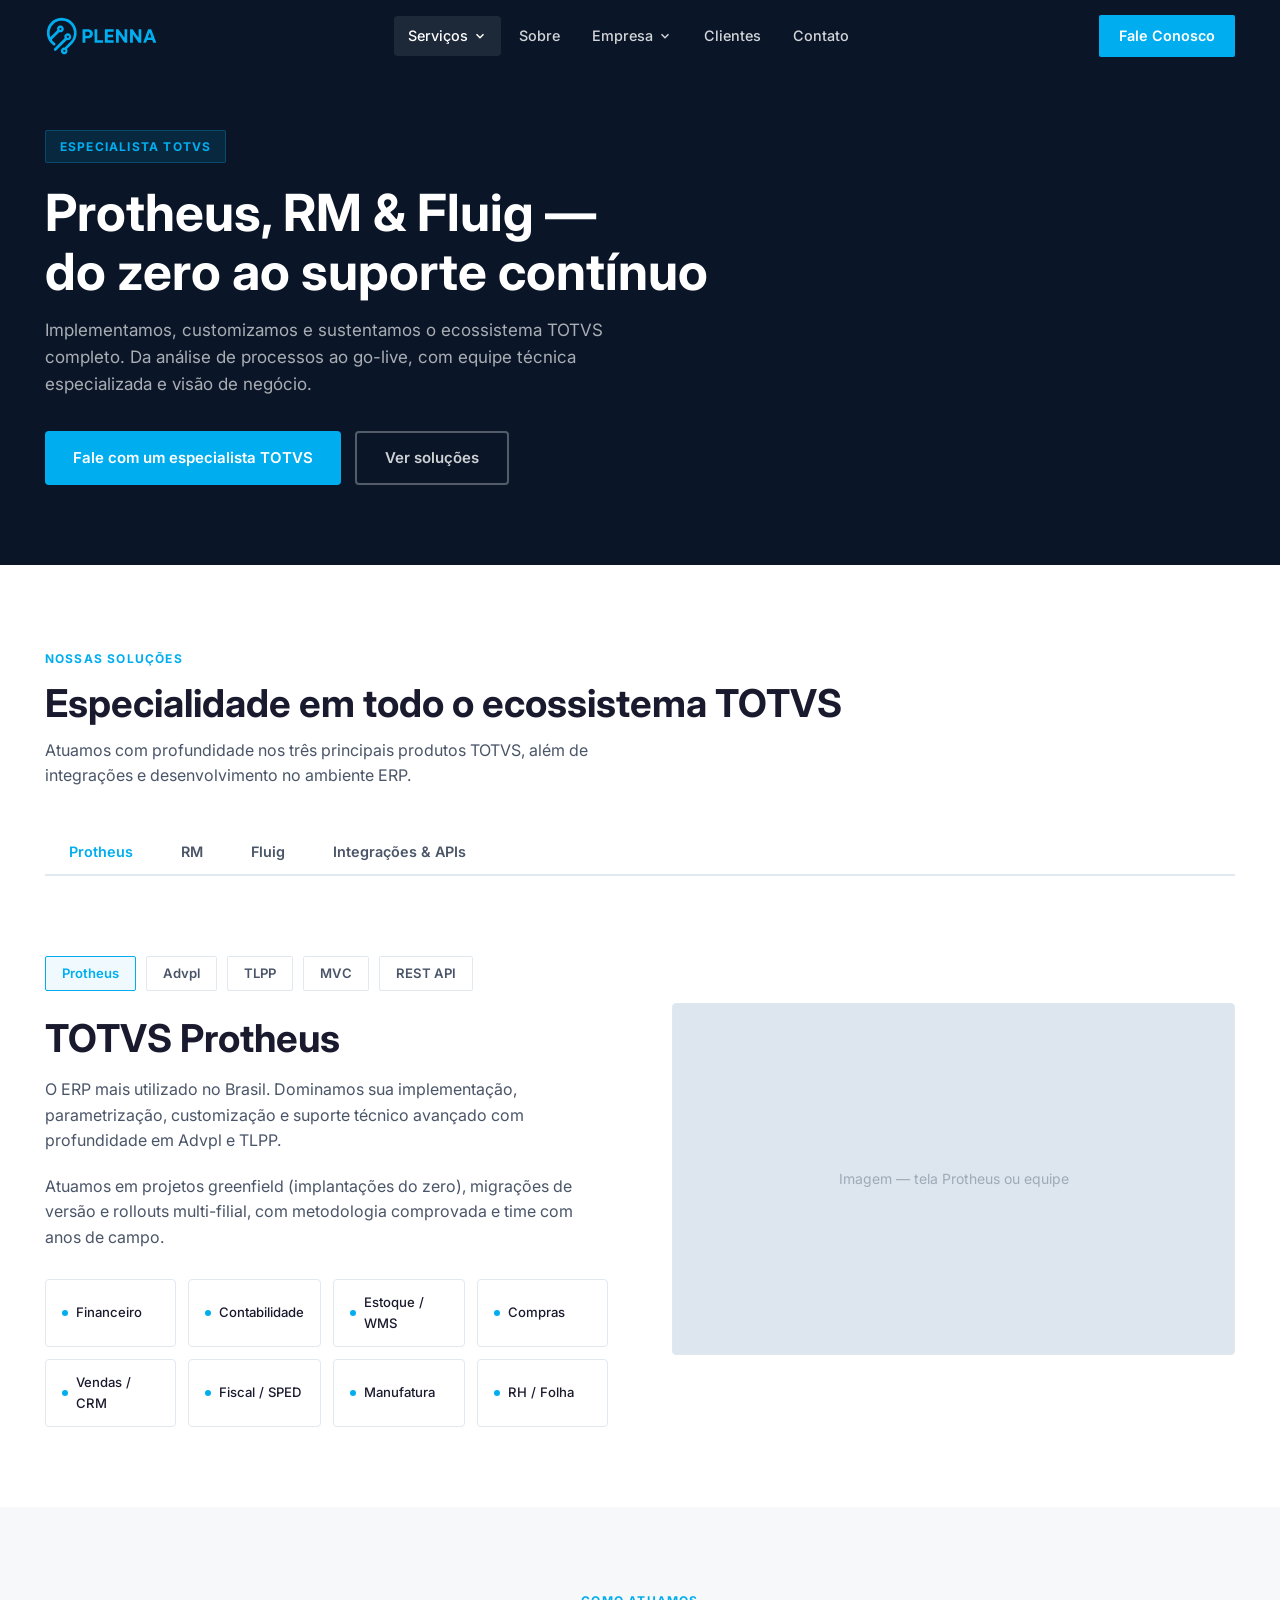
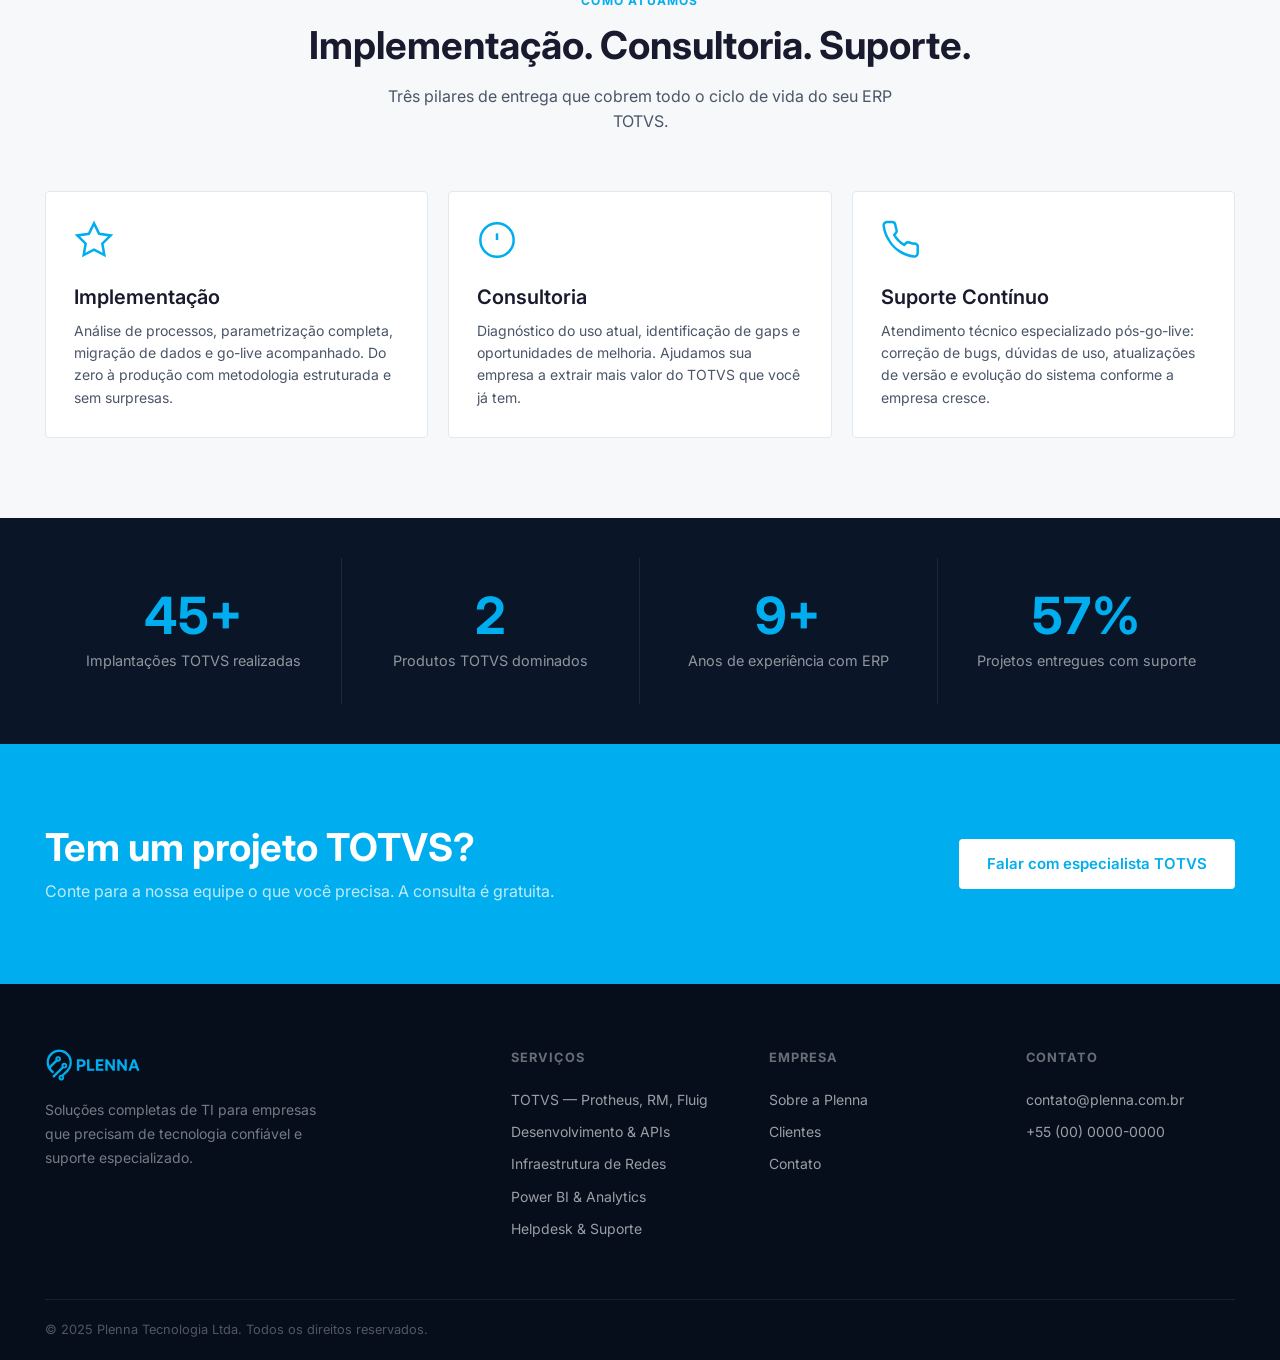
<file: servicos/totvs.html>
﻿<!DOCTYPE html>
<html lang="pt-BR">
<head>
  <meta charset="UTF-8" />
  <meta name="viewport" content="width=device-width, initial-scale=1.0" />
  <title>Consultoria TOTVS e ADVPL | Plenna Tecnologia</title>
  <meta name="description" content="Consultoria TOTVS para Protheus, RM e Fluig: implantação, parametrização, ADVPL/TLPP, integrações, APIs, treinamento e suporte." />
  <meta name="robots" content="index, follow" />
  <meta name="author" content="Plenna Tecnologia" />
  <meta name="theme-color" content="#0A1628" />
  <link rel="canonical" href="https://plenna.com.br/servicos/totvs.html" />
  <meta property="og:locale" content="pt_BR" />
  <meta property="og:type" content="website" />
  <meta property="og:site_name" content="Plenna Tecnologia" />
  <meta property="og:title" content="Consultoria TOTVS e ADVPL | Plenna Tecnologia" />
  <meta property="og:description" content="Especialistas em TOTVS Protheus, RM e Fluig para implantação, suporte, customização ADVPL/TLPP e integrações." />
  <meta property="og:url" content="https://plenna.com.br/servicos/totvs.html" />
  <meta property="og:image" content="https://plenna.com.br/images/servico-totvs.jpg" />
  <meta property="og:image:alt" content="Consultoria TOTVS pela Plenna Tecnologia" />
  <meta name="twitter:card" content="summary_large_image" />
  <meta name="twitter:title" content="Consultoria TOTVS e ADVPL | Plenna Tecnologia" />
  <meta name="twitter:description" content="Especialistas em TOTVS Protheus, RM e Fluig para implantação, suporte, customização ADVPL/TLPP e integrações." />
  <meta name="twitter:image" content="https://plenna.com.br/images/servico-totvs.jpg" />
  <link rel="icon" type="image/x-icon" href="../public/favicon.ico" />
  <link rel="manifest" href="../public/site.webmanifest" />
  <link rel="apple-touch-icon" href="../public/apple-touch-icon.png" />
  <link rel="preconnect" href="https://fonts.googleapis.com" />
  <link rel="preconnect" href="https://fonts.gstatic.com" crossorigin />
  <link href="https://fonts.googleapis.com/css2?family=Inter:wght@400;500;600;700&display=swap" rel="stylesheet" />
  <link rel="stylesheet" href="../css/style.css" />
  <style>
    /* Tabs for TOTVS subsections */
    .tabs-nav {
      display: flex;
      gap: 0;
      border-bottom: 2px solid var(--border);
      margin-bottom: 56px;
      overflow-x: auto;
    }
    .tab-btn {
      padding: 14px 24px;
      font-size: .9rem;
      font-weight: 600;
      color: var(--text-light);
      border-bottom: 2px solid transparent;
      margin-bottom: -2px;
      transition: var(--transition);
      white-space: nowrap;
      cursor: pointer;
    }
    .tab-btn:hover { color: var(--blue); }
    .tab-btn.active { color: var(--blue); border-bottom-color: var(--blue); }

    .tab-panel { display: none; }
    .tab-panel.active { display: block; }

    /* Product pills */
    .product-pills {
      display: flex;
      gap: 10px;
      flex-wrap: wrap;
      margin: 24px 0;
    }
    .pill {
      padding: 6px 16px;
      border: 1px solid var(--border);
      border-radius: 2px;
      font-size: .82rem;
      font-weight: 600;
      color: var(--text-light);
      background: var(--white);
      transition: var(--transition);
    }
    .pill.highlight { border-color: var(--blue); color: var(--blue); background: rgba(0,174,239,.06); }

    /* Modules grid */
    .modules-grid {
      display: grid;
      grid-template-columns: repeat(4, 1fr);
      gap: 12px;
      margin-top: 32px;
    }
    .module-chip {
      padding: 12px 16px;
      border: 1px solid var(--border);
      border-radius: var(--radius);
      font-size: .82rem;
      font-weight: 500;
      color: var(--text);
      background: var(--white);
      display: flex;
      align-items: center;
      gap: 8px;
      transition: var(--transition);
    }
    .module-chip:hover { border-color: var(--blue); color: var(--blue); }
    .module-chip::before {
      content: '';
      width: 6px;
      height: 6px;
      border-radius: 50%;
      background: var(--blue);
      flex-shrink: 0;
    }

    @media (max-width: 768px) {
      .modules-grid { grid-template-columns: repeat(2, 1fr); }
    }
    @media (max-width: 480px) {
      .modules-grid { grid-template-columns: 1fr; }
      .tab-btn { padding: 12px 16px; font-size: .82rem; }
    }
  </style>
</head>
<body>

<!-- HEADER -->
<header class="site-header">
  <div class="container">
    <div class="header-inner">
      <a href="../index.html" class="logo">
        <img src="../assets/plenna-header-svg-options/plenna-icon-plenna.svg" alt="Plenna Tecnologia" />
      </a>
      <nav class="main-nav">
        <div class="nav-item">
          <a href="#" class="nav-link active">
            Serviços
            <svg viewBox="0 0 24 24" fill="none" stroke="currentColor" stroke-width="2.5"><polyline points="6 9 12 15 18 9"/></svg>
          </a>
          <div class="dropdown">
            <a href="totvs.html">ERP TOTVS</a>
            <a href="desenvolvimento.html">Desenvolvimento & APIs</a>
            <a href="infraestrutura.html">Infraestrutura de Redes</a>
            <a href="powerbi.html">Power BI & Analytics</a>
            <a href="helpdesk.html">Helpdesk & Suporte</a>
          </div>
        </div>
        <a href="../index.html#sobre" class="nav-link">Sobre</a>
                <div class="nav-item">
          <a href="../empresa.html" class="nav-link">
            Empresa
            <svg viewBox="0 0 24 24" fill="none" stroke="currentColor" stroke-width="2.5"><polyline points="6 9 12 15 18 9"/></svg>
          </a>
          <div class="dropdown">
            <a href="../empresa.html#sobre">Quem somos</a>
            <a href="../empresa.html#metodologia">Metodologia</a>
            <a href="../empresa.html#vagas">Trabalhe Conosco</a>
          </div>
        </div>
        <a href="../index.html#depoimentos" class="nav-link">Clientes</a>
                <a href="../index.html#contato" class="nav-link">Contato</a>
        <div class="header-cta">
          <a href="https://wa.me/5500000000000" target="_blank" rel="noopener" class="btn btn-primary">Fale Conosco</a>
        </div>
      </nav>
      <div class="header-actions">
        <a href="https://wa.me/5500000000000" target="_blank" rel="noopener" class="btn btn-primary desktop-cta">Fale Conosco</a>
        <button class="nav-toggle" aria-label="Abrir menu" aria-expanded="false">
          <span></span><span></span><span></span>
        </button>
      </div>
    </div>
  </div>
</header>

<!-- PAGE HERO -->
<section class="page-hero">
  <div class="container">
    <div class="page-hero-label">Especialista TOTVS</div>
    <h1>Protheus, RM & Fluig — <br>do zero ao suporte contínuo</h1>
    <p class="hero-sub">Implementamos, customizamos e sustentamos o ecossistema TOTVS completo. Da análise de processos ao go-live, com equipe técnica especializada e visão de negócio.</p>
    <div class="page-hero-actions">
      <a href="../index.html#contato" class="btn btn-primary">Fale com um especialista TOTVS</a>
      <a href="#solucoes" class="btn btn-outline" style="border-color:rgba(255,255,255,.3);color:rgba(255,255,255,.8);">Ver soluções</a>
    </div>
  </div>
</section>

<!-- PRODUCT TABS -->
<section class="content-section" id="solucoes">
  <div class="container">
    <span class="section-label">Nossas soluções</span>
    <h2 class="section-title" style="margin-bottom:12px;">Especialidade em todo o ecossistema TOTVS</h2>
    <p style="max-width:560px;margin-bottom:40px;">Atuamos com profundidade nos três principais produtos TOTVS, além de integrações e desenvolvimento no ambiente ERP.</p>

    <div class="tabs-nav" role="tablist">
      <button class="tab-btn active" role="tab" data-tab="protheus">Protheus</button>
      <button class="tab-btn" role="tab" data-tab="rm">RM</button>
      <button class="tab-btn" role="tab" data-tab="fluig">Fluig</button>
      <button class="tab-btn" role="tab" data-tab="integracoes">Integrações & APIs</button>
    </div>

    <!-- PROTHEUS -->
    <div class="tab-panel active" id="protheus" data-tab-panel="protheus">
      <span id="advpl" aria-hidden="true"></span>
      <div class="two-col">
        <div>
          <div class="product-pills">
            <span class="pill highlight">Protheus</span>
            <span class="pill">Advpl</span>
            <span class="pill">TLPP</span>
            <span class="pill">MVC</span>
            <span class="pill">REST API</span>
          </div>
          <h2 style="margin-bottom:16px;">TOTVS Protheus</h2>
          <p style="margin-bottom:20px;">O ERP mais utilizado no Brasil. Dominamos sua implementação, parametrização, customização e suporte técnico avançado com profundidade em Advpl e TLPP.</p>
          <p>Atuamos em projetos greenfield (implantações do zero), migrações de versão e rollouts multi-filial, com metodologia comprovada e time com anos de campo.</p>

          <div class="modules-grid" style="margin-top:28px;">
            <span class="module-chip">Financeiro</span>
            <span class="module-chip">Contabilidade</span>
            <span class="module-chip">Estoque / WMS</span>
            <span class="module-chip">Compras</span>
            <span class="module-chip">Vendas / CRM</span>
            <span class="module-chip">Fiscal / SPED</span>
            <span class="module-chip">Manufatura</span>
            <span class="module-chip">RH / Folha</span>
          </div>
        </div>
        <div class="col-img">Imagem — tela Protheus ou equipe</div>
      </div>
    </div>

    <!-- RM -->
    <div class="tab-panel" id="rm" data-tab-panel="rm">
      <div class="two-col">
        <div>
          <div class="product-pills">
            <span class="pill highlight">TOTVS RM</span>
            <span class="pill">Corpore RM</span>
            <span class="pill">Gestão de Pessoas</span>
            <span class="pill">Educacional</span>
          </div>
          <h2 style="margin-bottom:16px;">TOTVS RM</h2>
          <p style="margin-bottom:20px;">Plataforma robusta para gestão educacional, de pessoas e financeira. Implementamos o RM com atenção às particularidades de cada segmento.</p>
          <p>Nossa equipe tem experiência nos módulos de RH, Folha de Pagamento, Gestão Educacional e Financeiro, garantindo uma implantação aderente aos processos do cliente.</p>

          <div class="modules-grid" style="margin-top:28px;">
            <span class="module-chip">Gestão de Pessoas</span>
            <span class="module-chip">Folha de Pagamento</span>
            <span class="module-chip">Ponto Eletrônico</span>
            <span class="module-chip">Recrutamento</span>
            <span class="module-chip">Financeiro</span>
            <span class="module-chip">Contabilidade</span>
            <span class="module-chip">Gestão Educacional</span>
            <span class="module-chip">Portal do Aluno</span>
          </div>
        </div>
        <div class="col-img">Imagem — tela RM ou consultoria em sala</div>
      </div>
    </div>

    <!-- FLUIG -->
    <div class="tab-panel" id="fluig" data-tab-panel="fluig">
      <div class="two-col">
        <div>
          <div class="product-pills">
            <span class="pill highlight">Fluig</span>
            <span class="pill">BPM</span>
            <span class="pill">ECM</span>
            <span class="pill">Workflow</span>
            <span class="pill">Portal</span>
          </div>
          <h2 style="margin-bottom:16px;">TOTVS Fluig</h2>
          <p style="margin-bottom:20px;">Plataforma de gestão de processos, documentos e portais corporativos. Automatize aprovações, gerencie documentos e centralize a comunicação interna.</p>
          <p>Criamos workflows personalizados, portais de RH e formulários eletrônicos que substituem processos manuais e aumentam a eficiência operacional.</p>

          <div class="modules-grid" style="margin-top:28px;">
            <span class="module-chip">BPM / Workflow</span>
            <span class="module-chip">ECM / GED</span>
            <span class="module-chip">Portal Corporativo</span>
            <span class="module-chip">Formulários</span>
            <span class="module-chip">Aprovação Eletrônica</span>
            <span class="module-chip">Integração TOTVS</span>
          </div>
        </div>
        <div class="col-img">Imagem — tela Fluig ou automação</div>
      </div>
    </div>

    <!-- INTEGRAÇÕES -->
    <div class="tab-panel" id="integracoes" data-tab-panel="integracoes">
      <div class="two-col">
        <div>
          <div class="product-pills">
            <span class="pill highlight">REST API</span>
            <span class="pill">SOAP</span>
            <span class="pill">ETL</span>
            <span class="pill">Middleware</span>
            <span class="pill">Webhook</span>
          </div>
          <h2 style="margin-bottom:16px;">Integrações & APIs TOTVS</h2>
          <p style="margin-bottom:20px;">Conectamos o TOTVS com qualquer sistema: e-commerce, CRM, marketplace, sistema legado ou API de terceiros. Dados fluindo sem intervenção manual.</p>
          <p>Utilizamos as APIs nativas do Protheus/RM, desenvolvemos conectores Advpl/TLPP e orquestramos fluxos de dados com robustez e monitoramento.</p>

          <div class="features-list">
            <div class="feature-item">
              <svg class="feature-icon" viewBox="0 0 24 24" fill="none" stroke="currentColor" stroke-width="2"><polyline points="20 6 9 17 4 12"/></svg>
              <div>
                <h4>Integração com e-commerce</h4>
                <p>Pedidos, estoque e preços sincronizados em tempo real com Protheus.</p>
              </div>
            </div>
            <div class="feature-item">
              <svg class="feature-icon" viewBox="0 0 24 24" fill="none" stroke="currentColor" stroke-width="2"><polyline points="20 6 9 17 4 12"/></svg>
              <div>
                <h4>APIs REST personalizadas</h4>
                <p>Exposição de dados do ERP para aplicativos móveis e portais web.</p>
              </div>
            </div>
            <div class="feature-item">
              <svg class="feature-icon" viewBox="0 0 24 24" fill="none" stroke="currentColor" stroke-width="2"><polyline points="20 6 9 17 4 12"/></svg>
              <div>
                <h4>ETL e migração de dados</h4>
                <p>Importação, transformação e carga de dados legados com integridade.</p>
              </div>
            </div>
          </div>
        </div>
        <div class="col-img">Imagem — diagrama de integração ou código</div>
      </div>
    </div>
  </div>
</section>

<!-- THREE PILLARS -->
<section class="content-section gray">
  <div class="container">
    <div style="text-align:center;margin-bottom:56px;" class="fade-in">
      <span class="section-label">Como atuamos</span>
      <h2 class="section-title">Implementação. Consultoria. Suporte.</h2>
      <p style="max-width:520px;margin:0 auto;">Três pilares de entrega que cobrem todo o ciclo de vida do seu ERP TOTVS.</p>
    </div>

    <div class="cards-grid">
      <div class="info-card fade-in">
        <svg class="icon" viewBox="0 0 24 24" fill="none" stroke="currentColor" stroke-width="1.5">
          <polygon points="12 2 15.09 8.26 22 9.27 17 14.14 18.18 21.02 12 17.77 5.82 21.02 7 14.14 2 9.27 8.91 8.26 12 2"/>
        </svg>
        <h3>Implementação</h3>
        <p>Análise de processos, parametrização completa, migração de dados e go-live acompanhado. Do zero à produção com metodologia estruturada e sem surpresas.</p>
      </div>

      <div class="info-card fade-in fade-in-delay-1">
        <svg class="icon" viewBox="0 0 24 24" fill="none" stroke="currentColor" stroke-width="1.5">
          <circle cx="12" cy="12" r="10"/>
          <line x1="12" y1="8" x2="12" y2="12"/>
          <line x1="12" y1="16" x2="12.01" y2="16"/>
        </svg>
        <h3>Consultoria</h3>
        <p>Diagnóstico do uso atual, identificação de gaps e oportunidades de melhoria. Ajudamos sua empresa a extrair mais valor do TOTVS que você já tem.</p>
      </div>

      <div class="info-card fade-in fade-in-delay-2">
        <svg class="icon" viewBox="0 0 24 24" fill="none" stroke="currentColor" stroke-width="1.5">
          <path d="M22 16.92v3a2 2 0 0 1-2.18 2 19.79 19.79 0 0 1-8.63-3.07A19.5 19.5 0 0 1 4.69 12 19.79 19.79 0 0 1 1.61 3.41 2 2 0 0 1 3.6 1.24h3a2 2 0 0 1 2 1.72c.127.96.361 1.903.7 2.81a2 2 0 0 1-.45 2.11L7.91 8.92a16 16 0 0 0 6 6l.97-.97a2 2 0 0 1 2.11-.45c.907.339 1.85.573 2.81.7A2 2 0 0 1 22 16.92z"/>
        </svg>
        <h3>Suporte Contínuo</h3>
        <p>Atendimento técnico especializado pós-go-live: correção de bugs, dúvidas de uso, atualizações de versão e evolução do sistema conforme a empresa cresce.</p>
      </div>
    </div>
  </div>
</section>

<!-- STATS -->
<section class="stats">
  <div class="container">
    <div class="stats-grid">
      <div class="stat-item fade-in">
        <span class="stat-number" data-counter data-target="80" data-suffix="+">0</span>
        <p class="stat-desc">Implantações TOTVS realizadas</p>
      </div>
      <div class="stat-item fade-in fade-in-delay-1">
        <span class="stat-number" data-counter data-target="3">0</span>
        <p class="stat-desc">Produtos TOTVS dominados</p>
      </div>
      <div class="stat-item fade-in fade-in-delay-2">
        <span class="stat-number" data-counter data-target="15" data-suffix="+">0</span>
        <p class="stat-desc">Anos de experiência com ERP</p>
      </div>
      <div class="stat-item fade-in fade-in-delay-3">
        <span class="stat-number" data-counter data-target="100" data-suffix="%">0</span>
        <p class="stat-desc">Projetos entregues com suporte</p>
      </div>
    </div>
  </div>
</section>

<!-- CTA -->
<section class="cta-band">
  <div class="container">
    <div class="cta-inner">
      <div>
        <h2>Tem um projeto TOTVS?</h2>
        <p>Conte para a nossa equipe o que você precisa. A consulta é gratuita.</p>
      </div>
      <a href="https://wa.me/5500000000000" target="_blank" rel="noopener" class="btn btn-white">Falar com especialista TOTVS</a>
    </div>
  </div>
</section>

<!-- FOOTER -->
<footer class="site-footer">
  <div class="container">
    <div class="footer-grid">
      <div class="footer-brand">
        <img src="../assets/plenna-header-svg-options/plenna-icon-plenna.svg" alt="Plenna Tecnologia" />
        <p>Soluções completas de TI para empresas que precisam de tecnologia confiável e suporte especializado.</p>
      </div>
      <div class="footer-col">
        <h4>Serviços</h4>
        <a href="totvs.html">TOTVS — Protheus, RM, Fluig</a>
        <a href="desenvolvimento.html">Desenvolvimento & APIs</a>
        <a href="infraestrutura.html">Infraestrutura de Redes</a>
        <a href="powerbi.html">Power BI & Analytics</a>
        <a href="helpdesk.html">Helpdesk & Suporte</a>
      </div>
      <div class="footer-col">
        <h4>Empresa</h4>
        <a href="../index.html#sobre">Sobre a Plenna</a>
        <a href="../index.html#depoimentos">Clientes</a>
        <a href="../index.html#contato">Contato</a>
      </div>
      <div class="footer-col">
        <h4>Contato</h4>
        <a href="mailto:contato@plenna.com.br">contato@plenna.com.br</a>
        <a href="tel:+5500000000000">+55 (00) 0000-0000</a>
      </div>
    </div>
    <div class="footer-bottom">
      <p>© 2025 Plenna Tecnologia Ltda. Todos os direitos reservados.</p>
    </div>
  </div>
</footer>

<script src="../js/main.js"></script>
<script>
  /* Tabs logic */
  const tabBtns   = document.querySelectorAll('.tab-btn');
  const tabPanels = document.querySelectorAll('.tab-panel');
  const hashTabMap = {
    protheus: 'protheus',
    advpl: 'protheus',
    rm: 'rm',
    fluig: 'fluig',
    integracoes: 'integracoes'
  };

  function activateTab(target, scrollTargetId) {
    const activeBtn = document.querySelector(`.tab-btn[data-tab="${target}"]`);
    const activePanel = document.querySelector(`.tab-panel[data-tab-panel="${target}"]`);
    if (!activeBtn || !activePanel) return;

    tabBtns.forEach(b => b.classList.remove('active'));
    tabPanels.forEach(p => p.classList.remove('active'));

    activeBtn.classList.add('active');
    activePanel.classList.add('active');

    if (scrollTargetId) {
      const scrollTarget = document.getElementById(scrollTargetId) || activePanel;
      requestAnimationFrame(() => scrollTarget.scrollIntoView({ block: 'start' }));
    }
  }

  tabBtns.forEach(btn => {
    btn.addEventListener('click', () => activateTab(btn.dataset.tab));
  });

  function activateTabFromHash() {
    const hash = window.location.hash.slice(1);
    const target = hashTabMap[hash];
    if (target) activateTab(target, hash);
  }

  activateTabFromHash();
  window.addEventListener('hashchange', activateTabFromHash);
</script>
</body>
</html>
</file>
<file: css/style.css>
/* ============================================================
   PLENNA TECNOLOGIA — Main Stylesheet
   ============================================================ */

/* --- Reset & Base --- */
*, *::before, *::after { box-sizing: border-box; margin: 0; padding: 0; }

:root {
  --blue:       #00AEEF;
  --blue-dark:  #0090CC;
  --navy:       #0A1628;
  --navy-mid:   #0D1F3C;
  --text:       #1A1A2E;
  --text-light: #4A5568;
  --bg:         #FFFFFF;
  --bg-gray:    #F7F8FA;
  --border:     #E2E8F0;
  --white:      #FFFFFF;

  --font: 'Inter', 'Segoe UI', system-ui, sans-serif;
  --radius: 4px;
  --transition: 200ms ease;
  --shadow: 0 2px 12px rgba(0,0,0,.08);
  --shadow-hover: 0 8px 28px rgba(0,174,239,.15);
}

html { scroll-behavior: smooth; font-size: 16px; scroll-padding-top: 68px; }

body {
  font-family: var(--font);
  color: var(--text);
  background: var(--bg);
  line-height: 1.6;
  -webkit-font-smoothing: antialiased;
}

img { display: block; max-width: 100%; }
a { color: inherit; text-decoration: none; }
ul { list-style: none; }
button { cursor: pointer; border: none; background: none; font-family: inherit; }

.container {
  width: 100%;
  max-width: 1320px;
  margin: 0 auto;
  padding: 0 clamp(24px, 3.5vw, 48px);
}

/* --- Typography --- */
h1 { font-size: clamp(2rem, 4vw, 3.25rem); font-weight: 700; line-height: 1.15; }
h2 { font-size: clamp(1.6rem, 3vw, 2.4rem); font-weight: 700; line-height: 1.2; }
h3 { font-size: 1.25rem; font-weight: 600; line-height: 1.3; }
p  { font-size: 1rem; color: var(--text-light); }

.section-label {
  display: inline-block;
  font-size: .75rem;
  font-weight: 700;
  letter-spacing: .1em;
  text-transform: uppercase;
  color: var(--blue);
  margin-bottom: 12px;
}

.section-title { color: var(--text); margin-bottom: 16px; }
.section-sub   { max-width: 560px; color: var(--text-light); margin-bottom: 48px; }

.section-label--lg { font-size: .9rem; letter-spacing: .14em; margin-bottom: 16px; }

/* --- Buttons --- */
.btn {
  display: inline-flex;
  align-items: center;
  gap: 8px;
  padding: 13px 28px;
  border-radius: var(--radius);
  font-size: .9375rem;
  font-weight: 600;
  transition: var(--transition);
  white-space: nowrap;
  touch-action: manipulation;
}

.btn-primary {
  background: var(--blue);
  color: var(--white);
}
.btn-primary:hover { background: var(--blue); }

.btn-outline {
  border: 2px solid var(--blue);
  color: var(--blue);
}
.btn-outline:hover { background: var(--blue); color: var(--white); }

.btn-white {
  background: var(--white);
  color: var(--blue);
}
.btn-white:hover { background: #e8f8fd; transform: translateY(-2px); }

.btn-hero-outline {
  border: 1px solid rgba(255,255,255,.36);
  color: var(--white);
  background: rgba(10,22,40,.36);
}
.btn-hero-outline:hover {
  border-color: rgba(255,255,255,.56);
  background: rgba(255,255,255,.08);
}

/* ============================================================
   HEADER
   ============================================================ */
.site-header {
  position: fixed;
  top: 0; left: 0; right: 0;
  z-index: 1000;
  background: rgba(10, 22, 40, 1);
  border-bottom: none;
  transition: background var(--transition);
}

.site-header.scrolled {
  background: rgba(10, 22, 40, .99);
  box-shadow: 0 2px 20px rgba(0,0,0,.3);
}

.header-inner {
  display: grid;
  grid-template-columns: auto 1fr auto;
  align-items: center;
  height: 72px;
  gap: 24px;
}

.logo img {
  height: 40px;
  width: auto;
}

.main-nav {
  display: flex;
  align-items: center;
  justify-content: center;
  gap: 4px;
}

.nav-item {
  position: relative;
}

.nav-link {
  display: flex;
  align-items: center;
  gap: 5px;
  padding: 8px 14px;
  border-radius: var(--radius);
  font-size: .9rem;
  font-weight: 500;
  color: rgba(255,255,255,.82);
  transition: var(--transition);
  cursor: pointer;
}
.nav-link.active { color: var(--white); background: rgba(255,255,255,.08); }

.nav-link svg { width: 14px; height: 14px; transition: transform var(--transition); flex-shrink: 0; }
.nav-item:hover .nav-link svg,
.nav-item:focus-within .nav-link svg { transform: rotate(180deg); }

/* Dropdown — top:100% (no gap) + padding-top creates visual space without dead zone */
.dropdown {
  position: absolute;
  top: 100%;
  left: 50%;
  transform: translateX(-50%) translateY(-6px);
  min-width: 220px;
  background: var(--white);
  border-radius: var(--radius);
  box-shadow: 0 12px 40px rgba(0,0,0,.18);
  border: 1px solid var(--border);
  padding: 8px 0 6px;
  opacity: 0;
  visibility: hidden;
  transition: opacity 180ms ease, transform 180ms ease, visibility 180ms;
  pointer-events: none;
  z-index: 200;
}

.nav-item:hover .dropdown,
.nav-item:focus-within .dropdown {
  opacity: 1;
  visibility: visible;
  transform: translateX(-50%) translateY(0);
  pointer-events: auto;
}

.dropdown a {
  display: flex;
  align-items: center;
  gap: 10px;
  padding: 11px 20px;
  font-size: .875rem;
  font-weight: 500;
  color: var(--text);
  transition: background var(--transition), color var(--transition), padding-left var(--transition);
}
.dropdown a::before {
  content: '';
  width: 5px;
  height: 5px;
  border-radius: 50%;
  background: var(--blue);
  opacity: 0;
  transition: opacity var(--transition);
  flex-shrink: 0;
}
.dropdown a:hover { background: var(--bg-gray); color: var(--blue); padding-left: 22px; }
.dropdown a:hover::before { opacity: 1; }

.header-actions {
  display: flex;
  align-items: center;
  gap: 12px;
  justify-content: flex-end;
}

.header-actions .btn,
.header-cta .btn {
  padding: 9px 20px;
  font-size: .9rem;
  border-radius: 2px;
  font-weight: 600;
}

.desktop-cta { display: inline-flex; }
.header-cta  { display: none; } /* mobile-only CTA inside nav */

/* Mobile toggle */
.nav-toggle {
  display: none;
  flex-direction: column;
  gap: 5px;
  padding: 8px;
}
.nav-toggle span {
  display: block;
  width: 22px;
  height: 2px;
  background: var(--white);
  transition: var(--transition);
  border-radius: 2px;
}

/* ============================================================
   HERO
   ============================================================ */
.hero {
  background: var(--navy);
  padding: 120px 0 48px;
  position: relative;
  overflow: hidden;
}

/* Fachada como background full */
.hero::after {
  content: '';
  position: absolute;
  inset: 0;
  background-image: url('../images/fachada-plenna-IA.jpg');
  background-size: cover;
  background-position: top center;
  z-index: 0;
  pointer-events: none;
}

/* Gradiente cobre só a metade esquerda — direita fica com a foto limpa */
.hero::before {
  content: '';
  position: absolute;
  inset: 0;
  background: linear-gradient(
    to right,
    rgba(10,22,40,1) 0%,
    rgba(10,22,40,.98) 30%,
    rgba(10,22,40,.7) 55%,
    rgba(10,22,40,.2) 75%,
    transparent 100%
  );
  z-index: 1;
  pointer-events: none;
}

.hero-grid {
  position: relative;
  z-index: 2;
  display: grid;
  grid-template-columns: minmax(520px, .92fr) minmax(0, 1.08fr);
  gap: clamp(48px, 6vw, 92px);
  align-items: center;
}

.hero-visual {
  position: relative;
}

.hero-content {
  display: flex;
  flex-direction: column;
  align-items: flex-start;
  max-width: 720px;
}

.hero-typewriter-inline {
  position: relative;
  z-index: 2;
  margin-top: 8px;
}


.hero-label {
  display: inline-flex;
  align-items: center;
  gap: 8px;
  background: rgba(0,174,239,.12);
  border: 1px solid rgba(0,174,239,.25);
  color: var(--blue);
  padding: 6px 14px;
  border-radius: 2px;
  font-size: .8rem;
  font-weight: 600;
  letter-spacing: .08em;
  text-transform: uppercase;
  margin-bottom: 24px;
}

.hero-label::before {
  content: '';
  width: 6px;
  height: 6px;
  background: var(--blue);
  border-radius: 50%;
}

.hero h1 { color: var(--white); margin-bottom: 22px; }

/* Service pills */
.hero-service-pills {
  display: flex;
  flex-wrap: wrap;
  gap: 8px;
  justify-content: center;
  margin-top: 20px;
}

.hero-pill {
  display: inline-flex;
  align-items: center;
  padding: 7px 16px;
  border: 1px solid rgba(255,255,255,.35);
  border-radius: 2px;
  font-size: .85rem;
  font-weight: 500;
  color: var(--white);
  background: rgba(10,22,40,.5);
  backdrop-filter: blur(6px);
  -webkit-backdrop-filter: blur(6px);
  transition: border-color var(--transition), background var(--transition);
  white-space: nowrap;
}
.hero-pill:hover {
  border-color: rgba(255,255,255,.35);
  background: rgba(10,22,40,.5);
}
.hero h1 span { color: var(--blue); }
.hero-sub {
  color: rgba(255,255,255,.65);
  font-size: 1.0625rem;
  max-width: 560px;
  margin-bottom: 36px;
}

.hero-typewriter-inline {
  display: flex;
  flex-direction: column;
  align-items: center;
  text-align: center;
  gap: 6px;
}

.hero-typewriter-inline .hero-typewriter-intro {
  font-size: 1.05rem;
  color: rgba(255,255,255,.5);
  font-weight: 400;
  letter-spacing: .01em;
}

.hero-typewriter-big {
  display: flex;
  align-items: center;
  gap: 2px;
}

.hero-typewriter-big .typewriter-prompt {
  font-size: clamp(1.6rem, 3vw, 2.4rem);
  font-weight: 700;
  color: var(--blue);
  margin-right: 10px;
}

.hero-typewriter-big #typewriter {
  font-size: clamp(1.6rem, 3vw, 2.4rem);
  font-weight: 700;
  color: var(--blue);
  line-height: 1.2;
}

.hero-typewriter-big .typewriter-cursor {
  font-size: clamp(1.6rem, 3vw, 2.4rem);
}

.hero-actions { display: flex; gap: 14px; flex-wrap: wrap; }

.hero-proof-points {
  display: grid;
  gap: 10px;
  margin-top: 28px;
}

.hero-proof-points span {
  display: block;
  padding-left: 14px;
  border-left: 2px solid rgba(0,174,239,.72);
  color: rgba(255,255,255,.68);
  font-size: .88rem;
}

.hero-proof-points strong {
  color: var(--white);
  font-weight: 700;
  margin-right: 6px;
}

/* Hero services list — legacy, kept for reference */
.hero-services {
  width: 100%;
  max-width: 340px;
}

.hero-services-label {
  display: block;
  font-size: .7rem;
  font-weight: 700;
  letter-spacing: .12em;
  text-transform: uppercase;
  color: var(--blue);
  margin-bottom: 16px;
}

.hero-services-list {
  list-style: none;
  border-top: 1px solid rgba(255,255,255,.08);
}

.hero-services-list li { border-bottom: 1px solid rgba(255,255,255,.08); }

.hero-services-list a {
  display: flex;
  align-items: center;
  gap: 14px;
  padding: 14px 0;
  color: rgba(255,255,255,.7);
  transition: color var(--transition), padding-left var(--transition);
}
.hero-services-list a:hover {
  color: var(--white);
  padding-left: 6px;
}

.hero-services-icon {
  display: flex;
  align-items: center;
  justify-content: center;
  width: 32px;
  height: 32px;
  flex-shrink: 0;
  color: var(--blue);
}
.hero-services-icon svg { width: 18px; height: 18px; }

.hero-services-name {
  flex: 1;
  font-size: .9rem;
  font-weight: 500;
}

.hero-services-arrow {
  width: 14px;
  height: 14px;
  flex-shrink: 0;
  opacity: 0;
  transition: opacity var(--transition), transform var(--transition);
  color: var(--blue);
}
.hero-services-list a:hover .hero-services-arrow {
  opacity: 1;
  transform: translateX(3px);
}

.hero-img-wrap {
  width: 100%;
  aspect-ratio: 3/2;
  border-radius: var(--radius);
  overflow: hidden;
  border: 1px solid rgba(0,174,239,.2);
}

.hero-img-wrap img {
  width: 100%;
  height: 100%;
  object-fit: cover;
}

.hero-img-placeholder {
  width: 100%;
  height: 100%;
  background: var(--navy-mid);
  display: flex;
  flex-direction: column;
  align-items: center;
  justify-content: center;
  color: rgba(255,255,255,.25);
  font-size: .875rem;
  gap: 12px;
}

.hero-img-placeholder svg { width: 48px; height: 48px; opacity: .4; }

/* Floating stats card */
.hero-stat-card {
  position: absolute;
  bottom: -20px;
  left: -20px;
  background: var(--white);
  border-radius: var(--radius);
  padding: 16px 20px;
  box-shadow: 0 8px 32px rgba(0,0,0,.2);
  display: flex;
  flex-direction: column;
  gap: 2px;
  min-width: 140px;
}
.hero-stat-card .stat-num {
  font-size: 1.5rem;
  font-weight: 700;
  color: var(--blue);
  line-height: 1;
}
.hero-stat-card .stat-label {
  font-size: .75rem;
  color: var(--text-light);
  font-weight: 500;
}

/* ============================================================
   TYPEWRITER
   ============================================================ */
.hero-typewriter-block {
  position: relative;
  z-index: 2;
  text-align: center;
  margin-top: 56px;
  padding-top: 40px;
  border-top: 1px solid rgba(255,255,255,.1);
}

.hero-typewriter-intro {
  font-size: 1rem;
  font-weight: 400;
  line-height: 1.5;
  color: rgba(255,255,255,.85);
  margin-bottom: 8px;
  letter-spacing: -0.01em;
}

.hero-typewriter {
  display: flex;
  align-items: center;
  justify-content: center;
}

.typewriter-wrap {
  display: inline-flex;
  align-items: center;
  white-space: nowrap;
}

#typewriter {
  color: var(--blue);
  font-weight: 600;
  font-size: 1rem;
  line-height: 1.5;
}

.typewriter-prompt {
  color: var(--blue);
  font-weight: 600;
  font-size: 1rem;
  margin-right: 6px;
  opacity: .8;
}

.typewriter-cursor {
  display: inline-block;
  color: var(--blue);
  font-weight: 300;
  font-size: clamp(2rem, 4vw, 3.25rem);
  margin-left: 4px;
  animation: cursor-blink 1s step-end infinite;
}

@keyframes cursor-blink {
  0%, 100% { opacity: 1; }
  50%       { opacity: 0; }
}

/* ============================================================
   CONVERSION PATH
   ============================================================ */
.conversion-path {
  background: #071224;
  padding: 0;
}

.conversion-path-grid {
  display: grid;
  grid-template-columns: repeat(4, 1fr);
  border-left: 1px solid rgba(255,255,255,.08);
}

.conversion-step {
  display: flex;
  flex-direction: column;
  min-height: 132px;
  padding: 22px 20px;
  border-right: 1px solid rgba(255,255,255,.08);
  color: rgba(255,255,255,.62);
  transition: background var(--transition), color var(--transition);
}

.conversion-step:hover {
  background: rgba(255,255,255,.045);
  color: rgba(255,255,255,.78);
}

.conversion-step span {
  margin-bottom: 16px;
  color: var(--blue);
  font-size: .78rem;
  font-weight: 800;
  letter-spacing: .08em;
}

.conversion-step strong {
  margin-bottom: 5px;
  color: var(--white);
  font-size: .95rem;
  line-height: 1.35;
}

.conversion-step small {
  color: currentColor;
  font-size: .8rem;
  line-height: 1.45;
}

/* ============================================================
   OPERATION MAP
   ============================================================ */
.operation-map {
  background: #F4F8FB;
  padding: 84px 0;
}

.operation-map-header {
  max-width: 760px;
  margin-bottom: 38px;
}

.operation-map-header .section-sub { margin-bottom: 0; }

.operation-flow {
  display: grid;
  grid-template-columns: minmax(0,1fr) 34px minmax(0,1fr) 34px minmax(0,1fr) 34px minmax(0,1fr);
  align-items: stretch;
}

.operation-node {
  position: relative;
  min-height: 220px;
  padding: 24px;
  border: 1px solid var(--border);
  border-radius: var(--radius);
  background: var(--white);
  overflow: hidden;
}

.operation-node::after {
  content: '';
  position: absolute;
  inset: auto 0 0;
  height: 3px;
  background: linear-gradient(90deg, var(--blue), #14B8A6);
  opacity: .78;
}

.operation-step {
  display: inline-flex;
  align-items: center;
  justify-content: center;
  width: 34px;
  height: 34px;
  margin-bottom: 22px;
  border-radius: 50%;
  background: rgba(0,174,239,.1);
  color: var(--blue);
  font-size: .78rem;
  font-weight: 800;
}

.operation-node h3 {
  margin-bottom: 10px;
  color: var(--text);
}

.operation-node p {
  font-size: .9rem;
  line-height: 1.6;
}

.operation-connector {
  position: relative;
  align-self: center;
  height: 2px;
  background: rgba(0,174,239,.42);
  overflow: hidden;
}

.operation-connector::before {
  content: '';
  position: absolute;
  inset: 0;
  background: linear-gradient(90deg, transparent, rgba(255,255,255,.7), transparent);
  transform: translateX(-100%);
  animation: operationSignal 2600ms ease-in-out infinite;
}

.operation-connector::after {
  content: '';
  position: absolute;
  top: -4px;
  right: 0;
  width: 10px;
  height: 10px;
  border-top: 2px solid rgba(0,174,239,.62);
  border-right: 2px solid rgba(0,174,239,.62);
  transform: rotate(45deg);
}

.operation-insight {
  display: flex;
  align-items: center;
  gap: 18px;
  margin-top: 26px;
  padding-top: 22px;
  border-top: 1px solid rgba(10,22,40,.1);
}

.operation-insight strong {
  flex-shrink: 0;
  color: var(--text);
}

.operation-insight p {
  margin: 0;
  font-size: .92rem;
}

.operation-insight a {
  margin-left: auto;
  color: var(--blue);
  font-weight: 700;
  white-space: nowrap;
}

.operation-insight a:hover { color: var(--blue-dark); }

@keyframes operationSignal {
  0%, 30% { transform: translateX(-100%); }
  70%, 100% { transform: translateX(100%); }
}

/* ============================================================
   VALUE PILLARS STRIP
   ============================================================ */
.pillars-band {
  background: var(--navy-mid);
  border-top: 1px solid rgba(255,255,255,.07);
  border-bottom: 1px solid rgba(255,255,255,.07);
  padding: 24px 0;
}

.pillars-grid {
  display: flex;
  justify-content: space-between;
  gap: 16px;
  flex-wrap: wrap;
}

.pillar-item {
  display: flex;
  align-items: center;
  gap: 10px;
  color: rgba(255,255,255,.65);
  font-size: .875rem;
  font-weight: 500;
  white-space: nowrap;
}

.pillar-item svg {
  width: 18px;
  height: 18px;
  color: var(--blue);
  flex-shrink: 0;
}

/* testimonials marquee still uses these */
.marquee-wrap {
  overflow: hidden;
  mask-image: linear-gradient(to right, transparent, black 8%, black 92%, transparent);
}

.marquee-track {
  display: flex;
  gap: 64px;
  width: max-content;
  animation: marquee-scroll 30s linear infinite;
  will-change: transform;
}

.marquee-track:hover { animation-play-state: paused; }

@keyframes marquee-scroll {
  0%   { transform: translateX(0); }
  100% { transform: translateX(-50%); }
}

/* ============================================================
   SECTION SHARED
   ============================================================ */
section { padding: 96px 0; }

/* ============================================================
   SERVICES
   ============================================================ */
.services { background: var(--white); }

/* Outer grid: left (header + list) | right (image + panel) */
.services-layout {
  display: grid;
  grid-template-columns: 1fr 1fr;
  gap: 72px;
  align-items: start;
}

.services-left {
  display: flex;
  flex-direction: column;
}

.services-header {
  margin-bottom: 32px;
  display: flex;
  flex-direction: column;
  align-items: flex-start;
}
.services-header .section-sub { margin-bottom: 0; }

/* Right column: image on top, panel below */
.services-right {
  display: flex;
  flex-direction: column;
  gap: 28px;
}

.services-right-img {
  position: relative;
  border-radius: var(--radius);
  overflow: hidden;
  height: 200px;
}
.services-img-item {
  position: absolute;
  inset: 0;
  width: 100%;
  height: 100%;
  object-fit: cover;
  opacity: 0;
  transition: opacity .5s ease;
}
.services-img-item.active { opacity: 1; }
.services-right-img img {
  width: 100%;
  height: 100%;
  object-fit: cover;
  object-position: center 25%;
}

/* List */
.services-list { border-top: 1px solid var(--border); }

.services-list-item {
  display: flex;
  align-items: center;
  justify-content: space-between;
  padding: 16px 0;
  cursor: pointer;
  font-size: .9375rem;
  font-weight: 400;
  color: var(--text-light);
  border-bottom: 1px solid var(--border);
  transition: color var(--transition);
  gap: 12px;
}

.services-list-item svg {
  width: 14px;
  height: 14px;
  flex-shrink: 0;
  opacity: 0;
  transition: opacity var(--transition), color var(--transition);
  color: var(--blue);
}

.services-list-item:hover { color: var(--text); }

.services-list-item.active {
  color: var(--text);
  font-weight: 600;
}
.services-list-item.active svg { opacity: 1; }

/* Text panel — below image in right column */
.services-panel {
  min-height: 160px;
}

.services-panel-item {
  display: none;
  flex-direction: column;
  gap: 12px;
}

.services-panel-item.active { display: flex; }

.services-panel-item h3 {
  font-size: 1rem;
  font-weight: 700;
  color: var(--text);
  display: flex;
  align-items: center;
  justify-content: space-between;
  gap: 12px;
}

.services-panel-item h3 a {
  font-size: .8rem;
  font-weight: 500;
  color: var(--blue);
  white-space: nowrap;
  transition: color var(--transition);
}
.services-panel-item h3 a:hover { color: var(--blue-dark); }

.services-panel-item p {
  font-size: .875rem;
  color: var(--text-light);
  line-height: 1.65;
}

.services-panel-tags {
  display: flex;
  flex-direction: column;
  gap: 6px;
  margin-top: 4px;
}

.services-panel-tags-label {
  font-size: .7rem;
  font-weight: 700;
  color: var(--text);
  text-transform: uppercase;
  letter-spacing: .06em;
}

.services-panel-tags ul {
  display: flex;
  flex-wrap: wrap;
  gap: 8px;
}

.services-panel-tags li {
  font-size: .8rem;
  color: var(--text-light);
  background: var(--bg-gray);
  border: 1px solid var(--border);
  padding: 3px 10px;
  border-radius: var(--radius);
}

.services-next {
  display: flex;
  align-items: center;
  gap: 18px;
  margin-top: 42px;
  padding-top: 22px;
  border-top: 1px solid var(--border);
}

.services-next p {
  margin: 0;
  font-size: .92rem;
}

.services-next a {
  margin-left: auto;
  color: var(--blue);
  font-weight: 700;
  white-space: nowrap;
}

.services-next a:hover { color: var(--blue-dark); }

/* ============================================================
   PAIN POINTS
   ============================================================ */
.pain-points {
  background: var(--navy-mid);
  padding: 88px 0;
}

.pain-points-header {
  max-width: 740px;
  margin-bottom: 38px;
}

.pain-points .section-title { color: var(--white); }
.pain-points .section-sub { color: rgba(255,255,255,.62); margin-bottom: 0; }

.pain-grid {
  display: grid;
  grid-template-columns: repeat(4, 1fr);
  gap: 16px;
}

.pain-card {
  display: flex;
  flex-direction: column;
  min-height: 260px;
  padding: 24px;
  border: 1px solid rgba(255,255,255,.1);
  border-radius: var(--radius);
  background: rgba(255,255,255,.045);
  color: var(--white);
  transition: transform var(--transition), border-color var(--transition), background var(--transition);
}

.pain-card:hover {
  transform: translateY(-4px);
  border-color: rgba(0,174,239,.42);
  background: rgba(255,255,255,.07);
}

.pain-card-icon {
  display: inline-flex;
  align-items: center;
  justify-content: center;
  width: 34px;
  height: 34px;
  margin-bottom: 22px;
  border: 1px solid rgba(20,184,166,.42);
  border-radius: 50%;
  color: #5EEAD4;
  font-size: .78rem;
  font-weight: 800;
}

.pain-card h3 {
  margin-bottom: 10px;
  color: var(--white);
}

.pain-card p {
  color: rgba(255,255,255,.62);
  font-size: .9rem;
  line-height: 1.6;
}

.pain-card-cta {
  margin-top: auto;
  padding-top: 22px;
  color: var(--blue);
  font-size: .9rem;
  font-weight: 700;
}

/* ============================================================
   DIAGNOSTIC
   ============================================================ */
.diagnostic {
  background: var(--bg-gray);
  padding: 88px 0;
}

.diagnostic-header {
  max-width: 680px;
  margin-bottom: 40px;
}

.diagnostic-header .section-sub { margin-bottom: 0; }

.diagnostic-grid {
  display: grid;
  grid-template-columns: minmax(280px, .9fr) minmax(0, 1.1fr);
  gap: 32px;
  align-items: stretch;
}

.diagnostic-options {
  position: relative;
  display: grid;
  gap: 12px;
}

.diagnostic-options::before {
  content: '';
  position: absolute;
  top: 24px;
  bottom: 24px;
  left: 17px;
  width: 1px;
  background: var(--border);
}

.diagnostic-option {
  position: relative;
  z-index: 1;
  display: grid;
  grid-template-columns: 36px 1fr;
  gap: 14px;
  align-items: center;
  width: 100%;
  min-height: 76px;
  padding: 14px 18px 14px 0;
  text-align: left;
  color: var(--text);
  background: transparent;
  border-radius: var(--radius);
  transition: background var(--transition), color var(--transition), transform var(--transition);
}

.diagnostic-option:hover,
.diagnostic-option.active {
  background: var(--white);
  transform: translateX(4px);
}

.diagnostic-node-dot {
  position: relative;
  justify-self: center;
  width: 13px;
  height: 13px;
  border: 2px solid var(--border);
  border-radius: 50%;
  background: var(--bg-gray);
  transition: background var(--transition), border-color var(--transition), box-shadow var(--transition);
}

.diagnostic-node-dot::after {
  content: '';
  position: absolute;
  inset: -8px;
  border: 1px solid rgba(0,174,239,.35);
  border-radius: 50%;
  opacity: 0;
  transform: scale(.7);
}

.diagnostic-option.active .diagnostic-node-dot {
  background: var(--blue);
  border-color: var(--blue);
  box-shadow: 0 0 0 6px rgba(0,174,239,.12);
}

.diagnostic-option.active .diagnostic-node-dot::after {
  animation: diagnosticPulse 2200ms ease-out infinite;
}

.diagnostic-option strong {
  display: block;
  font-size: .96rem;
  font-weight: 700;
  line-height: 1.3;
}

.diagnostic-option small {
  display: block;
  margin-top: 3px;
  color: var(--text-light);
  font-size: .82rem;
  line-height: 1.45;
}

.diagnostic-result {
  position: relative;
  min-height: 100%;
  border: 1px solid var(--border);
  border-radius: var(--radius);
  background: var(--white);
  overflow: hidden;
}

.diagnostic-panel {
  display: none;
  padding: 34px;
  min-height: 100%;
}

.diagnostic-panel.active {
  display: flex;
  flex-direction: column;
  animation: diagnosticPanelIn 220ms ease both;
}

.diagnostic-kicker {
  display: inline-flex;
  align-self: flex-start;
  margin-bottom: 16px;
  padding: 4px 10px;
  border: 1px solid rgba(0,174,239,.25);
  border-radius: var(--radius);
  color: var(--blue);
  background: rgba(0,174,239,.07);
  font-size: .72rem;
  font-weight: 700;
  letter-spacing: .06em;
  text-transform: uppercase;
}

.diagnostic-panel h3 {
  max-width: 620px;
  margin-bottom: 14px;
  font-size: clamp(1.25rem, 2vw, 1.75rem);
  color: var(--text);
}

.diagnostic-panel p {
  max-width: 620px;
  margin-bottom: 22px;
}

.diagnostic-panel ul {
  display: grid;
  gap: 10px;
  margin-bottom: 28px;
}

.diagnostic-panel li {
  position: relative;
  padding-left: 22px;
  color: var(--text-light);
  font-size: .92rem;
}

.diagnostic-panel li::before {
  content: '';
  position: absolute;
  top: .72em;
  left: 0;
  width: 8px;
  height: 2px;
  background: var(--blue);
}

.diagnostic-panel .btn {
  align-self: flex-start;
  margin-top: auto;
}

@keyframes diagnosticPanelIn {
  from { opacity: 0; transform: translateY(8px); }
  to   { opacity: 1; transform: translateY(0); }
}

@keyframes diagnosticPulse {
  0%   { opacity: .5; transform: scale(.7); }
  70%  { opacity: 0; transform: scale(1.45); }
  100% { opacity: 0; transform: scale(1.45); }
}

/* ============================================================
   PROJECT PROOF
   ============================================================ */
.project-proof {
  background: var(--white);
  padding: 96px 0;
}

.project-proof-header {
  max-width: 720px;
  margin-bottom: 40px;
}

.project-proof-header .section-sub { margin-bottom: 0; }

.project-proof-grid {
  display: grid;
  grid-template-columns: repeat(3, 1fr);
  gap: 20px;
}

.proof-card {
  display: flex;
  flex-direction: column;
  min-height: 100%;
  padding: 26px;
  border: 1px solid var(--border);
  border-radius: var(--radius);
  background: var(--white);
}

.proof-card-label {
  align-self: flex-start;
  margin-bottom: 16px;
  padding: 4px 9px;
  border: 1px solid rgba(0,174,239,.25);
  border-radius: var(--radius);
  color: var(--blue);
  background: rgba(0,174,239,.06);
  font-size: .72rem;
  font-weight: 700;
  letter-spacing: .05em;
  text-transform: uppercase;
}

.proof-card h3 {
  margin-bottom: 12px;
  color: var(--text);
}

.proof-card > p {
  margin-bottom: 22px;
  font-size: .9rem;
}

.proof-flow {
  display: grid;
  grid-template-columns: 1fr 18px 1fr 18px 1fr;
  align-items: center;
  gap: 8px;
  margin-bottom: 24px;
}

.proof-flow span {
  display: flex;
  align-items: center;
  justify-content: center;
  min-height: 42px;
  padding: 8px;
  border: 1px solid var(--border);
  border-radius: var(--radius);
  background: var(--bg-gray);
  color: var(--text);
  font-size: .76rem;
  font-weight: 700;
  line-height: 1.2;
  text-align: center;
}

.proof-flow i {
  position: relative;
  display: block;
  height: 1px;
  background: var(--blue);
}

.proof-flow i::after {
  content: '';
  position: absolute;
  top: -3px;
  right: 0;
  width: 7px;
  height: 7px;
  border-top: 1px solid var(--blue);
  border-right: 1px solid var(--blue);
  transform: rotate(45deg);
}

.proof-details {
  display: grid;
  gap: 14px;
  margin-bottom: 22px;
}

.proof-details div {
  padding-top: 14px;
  border-top: 1px solid var(--border);
}

.proof-details dt {
  margin-bottom: 3px;
  color: var(--text);
  font-size: .78rem;
  font-weight: 700;
  text-transform: uppercase;
  letter-spacing: .05em;
}

.proof-details dd {
  color: var(--text-light);
  font-size: .86rem;
  line-height: 1.55;
}

.proof-stack {
  display: flex;
  flex-wrap: wrap;
  gap: 8px;
  margin: auto 0 20px;
}

.proof-stack span {
  padding: 4px 9px;
  border-radius: var(--radius);
  border: 1px solid var(--border);
  background: var(--bg-gray);
  color: var(--text-light);
  font-size: .76rem;
  font-weight: 600;
}

.proof-card a {
  color: var(--blue);
  font-size: .9rem;
  font-weight: 700;
}

.proof-card a:hover { color: var(--blue-dark); }

/* ============================================================
   CONVERSION CTA
   ============================================================ */
.conversion-cta {
  background: var(--blue);
  padding: 78px 0;
}

.conversion-cta-inner {
  display: flex;
  align-items: center;
  justify-content: space-between;
  gap: 40px;
}

.conversion-cta .section-label {
  color: rgba(255,255,255,.75);
}

.conversion-cta h2 {
  max-width: 650px;
  margin-bottom: 10px;
  color: var(--white);
}

.conversion-cta p {
  max-width: 640px;
  color: rgba(255,255,255,.78);
}

.conversion-cta-actions {
  display: flex;
  align-items: center;
  gap: 18px;
  flex-shrink: 0;
}

.conversion-cta-link {
  color: var(--white);
  font-weight: 700;
  white-space: nowrap;
}

.conversion-cta-link:hover { color: rgba(255,255,255,.78); }

/* ============================================================
   NUMBERS / STATS
   ============================================================ */
.stats { background: var(--navy); padding: 40px 0; }

.stats-grid {
  display: grid;
  grid-template-columns: repeat(4, 1fr);
  gap: 0;
}

.stat-item {
  padding: 32px 24px;
  text-align: center;
  border-right: 1px solid rgba(255,255,255,.08);
}
.stat-item:last-child { border-right: none; }

.stat-number {
  font-size: clamp(2.5rem, 4vw, 3.5rem);
  font-weight: 700;
  color: var(--blue);
  line-height: 1;
  display: block;
}
.stat-suffix { color: var(--blue); }

.stat-desc {
  font-size: .9rem;
  color: rgba(255,255,255,.55);
  margin-top: 8px;
}

/* ============================================================
   ABOUT
   ============================================================ */
.about { background: var(--bg-gray); }

.about-grid {
  display: grid;
  grid-template-columns: 1fr 1fr;
  gap: 80px;
  align-items: center;
}

.about-slideshow {
  position: relative;
  width: 100%;
  aspect-ratio: 4/3;
  border-radius: calc(var(--radius) + 2px);
  overflow: hidden;
  border: 1px solid var(--border);
  box-shadow: 0 8px 32px rgba(0,0,0,.12);
}

.about-slide {
  position: absolute;
  inset: 0;
  opacity: 0;
  transition: opacity .8s ease;
}
.about-slide.active { opacity: 1; }
.about-slide img { width: 100%; height: 100%; object-fit: cover; display: block; }

.about-slide-dots {
  position: absolute;
  bottom: 12px;
  left: 50%;
  transform: translateX(-50%);
  display: flex;
  gap: 8px;
  z-index: 2;
}
.about-dot {
  width: 7px;
  height: 7px;
  border-radius: 50%;
  background: rgba(255,255,255,.4);
  transition: background .3s;
  cursor: pointer;
}
.about-dot.active { background: var(--white); }

.about-img-placeholder {
  width: 100%;
  height: 100%;
  background: #dde6ee;
  display: flex;
  align-items: center;
  justify-content: center;
  color: #9eaab8;
  font-size: .875rem;
}

.about-points {
  margin-top: 32px;
  display: flex;
  flex-direction: column;
  gap: 16px;
}

.about-point {
  display: flex;
  gap: 14px;
  align-items: flex-start;
}

.point-icon {
  width: 20px;
  height: 20px;
  color: var(--blue);
  flex-shrink: 0;
  margin-top: 2px;
}

.about-point h4 { font-size: .9375rem; font-weight: 600; margin-bottom: 2px; }
.about-point p  { font-size: .875rem; }

/* ============================================================
   TESTIMONIALS
   ============================================================ */
.testimonials { background: var(--white); overflow: hidden; padding-top: 40px; padding-bottom: 0; }

.testimonials-header { text-align: center; margin-bottom: 56px; }
.testimonials-header .section-sub { margin: 0 auto 0; }

.testimonials-marquee {
  overflow: hidden;
  mask-image: linear-gradient(to right, transparent, black 8%, black 92%, transparent);
}

.testimonials-track {
  display: flex;
  gap: 24px;
  width: max-content;
  animation: marquee-scroll 44s linear infinite;
  will-change: transform;
}
.testimonials-track:hover { animation-play-state: paused; }

.testimonial-card {
  background: var(--bg-gray);
  border: 1px solid var(--border);
  border-radius: var(--radius);
  padding: 20px 24px;
  width: 320px;
  flex-shrink: 0;
}

.testimonial-stars {
  color: #F59E0B;
  font-size: .875rem;
  margin-bottom: 10px;
  letter-spacing: 2px;
}

.testimonial-text {
  font-size: .85rem;
  color: var(--text);
  line-height: 1.6;
  margin-bottom: 14px;
}

.testimonial-author {
  display: flex;
  align-items: center;
  gap: 12px;
}

.author-avatar {
  width: 40px;
  height: 40px;
  border-radius: 50%;
  background: var(--blue);
  display: flex;
  align-items: center;
  justify-content: center;
  color: var(--white);
  font-weight: 700;
  font-size: .875rem;
  flex-shrink: 0;
}

.author-name { font-size: .875rem; font-weight: 600; color: var(--text); }
.author-role { font-size: .8rem; color: var(--text-light); }

/* ============================================================
   CLIENTS LOGOS
   ============================================================ */
.clients-logos {
  background: var(--white);
  border-top: 1px solid var(--border);
  border-bottom: 1px solid var(--border);
  padding: 40px 0 36px;
}

.clients-label {
  text-align: center;
  font-size: .72rem;
  font-weight: 700;
  letter-spacing: .12em;
  text-transform: uppercase;
  color: var(--text-light);
  margin-bottom: 32px;
}

.clients-grid {
  display: grid;
  grid-template-columns: repeat(4, 1fr);
  gap: 32px 40px;
  align-items: center;
  justify-items: center;
}

.client-logo-item {
  display: flex;
  align-items: center;
  justify-content: center;
  width: 100%;
  max-width: 170px;
  filter: grayscale(1) contrast(0.6) brightness(0.65);
  opacity: 1;
}
.client-logo-item svg {
  width: 100%;
  height: auto;
}

/* ============================================================
   CTA BAND
   ============================================================ */
.cta-band {
  background: var(--blue);
  padding: 80px 0;
}

.cta-inner {
  display: flex;
  justify-content: space-between;
  align-items: center;
  gap: 32px;
}

.cta-band h2 { color: var(--white); margin-bottom: 8px; }
.cta-band p  { color: rgba(255,255,255,.75); }
.cta-band .btn-white { flex-shrink: 0; }

/* ============================================================
   CONTACT
   ============================================================ */
.contact {
  background: var(--navy);
  padding: 72px 0 100px;
}

.contact-grid {
  display: grid;
  grid-template-columns: 1fr 1.2fr;
  gap: 80px;
  align-items: start;
}

/* Info / left column */
.contact-info { display: flex; flex-direction: column; gap: 28px; }
.contact-info .section-label--lg { color: var(--blue); }
.contact-info .section-title { margin-bottom: 0; color: var(--white); }
.contact-info > p { margin: 0; color: rgba(255,255,255,.6); }

/* Details row: email+phone on left, whatsapp on right */
.contact-details-row {
  display: flex;
  align-items: center;
  gap: 20px;
}

.contact-details {
  display: flex;
  flex-direction: column;
  gap: 10px;
  flex: 1;
}

.contact-detail-item {
  display: flex;
  align-items: center;
  gap: 10px;
  font-size: .875rem;
  color: rgba(255,255,255,.55);
  transition: color var(--transition);
}
.contact-detail-item svg { width: 16px; height: 16px; flex-shrink: 0; color: var(--blue); }
.contact-detail-item:hover { color: var(--white); }

.contact-whatsapp {
  display: flex;
  flex-direction: row;
  align-items: center;
  gap: 10px;
  background: #25D366;
  color: var(--white);
  padding: 10px 20px;
  border-radius: var(--radius);
  transition: background var(--transition), transform var(--transition);
  flex-shrink: 0;
  white-space: nowrap;
}
.contact-whatsapp:hover { background: #1ebe5a; transform: translateY(-2px); }
.contact-whatsapp > svg:first-child { width: 20px; height: 20px; flex-shrink: 0; }
.contact-whatsapp-label { display: none; }
.contact-whatsapp-cta { font-size: .875rem; font-weight: 700; }
.contact-whatsapp-arrow { display: none; }

/* Form / right column */
.contact-form-wrap {
  background: #0D1F3C;
  border: 1px solid rgba(255,255,255,.08);
  border-radius: var(--radius);
  padding: 40px;
  box-shadow: 0 8px 40px rgba(0,0,0,.3);
}

.contact-form { display: flex; flex-direction: column; gap: 20px; }

.form-row {
  display: grid;
  grid-template-columns: 1fr 1fr;
  gap: 16px;
}

.form-group {
  display: flex;
  flex-direction: column;
  gap: 6px;
}

.form-group label {
  font-size: .8rem;
  font-weight: 600;
  color: rgba(255,255,255,.7);
  letter-spacing: .01em;
}

.form-group input,
.form-group select,
.form-group textarea {
  padding: 10px 14px;
  border: 1px solid rgba(255,255,255,.1);
  border-radius: var(--radius);
  font-family: var(--font);
  font-size: .9rem;
  color: var(--white);
  background: rgba(255,255,255,.06);
  transition: border-color var(--transition), box-shadow var(--transition), background var(--transition);
  outline: none;
}

.form-group select option { background: #0D1F3C; color: var(--white); }

.form-group input::placeholder,
.form-group textarea::placeholder { color: rgba(255,255,255,.3); }

.form-group input:focus,
.form-group select:focus,
.form-group textarea:focus {
  border-color: var(--blue);
  background: rgba(255,255,255,.09);
  box-shadow: 0 0 0 3px rgba(0,174,239,.15);
}

.form-group select { cursor: pointer; }

.form-group textarea { resize: vertical; min-height: 110px; line-height: 1.6; }

.form-context {
  margin: 2px 0 0;
  color: rgba(255,255,255,.42);
  font-size: .78rem;
  line-height: 1.45;
}

.form-highlight {
  border-color: var(--blue) !important;
  box-shadow: 0 0 0 3px rgba(0,174,239,.18);
}

.form-submit { align-self: flex-end; }

/* ============================================================
   FOOTER
   ============================================================ */
.site-footer {
  background: #060e1c;
  padding: 64px 0 0;
}

.footer-grid {
  display: grid;
  grid-template-columns: 2fr 1fr 1fr 1fr;
  gap: 48px;
  padding-bottom: 48px;
  border-bottom: 1px solid rgba(255,255,255,.08);
}

.footer-brand img { height: 34px; margin-bottom: 16px; }
.footer-brand p {
  font-size: .875rem;
  color: rgba(255,255,255,.45);
  max-width: 280px;
  line-height: 1.7;
}

.footer-social {
  display: flex;
  gap: 10px;
  margin-top: 20px;
}
.footer-social a {
  width: 34px;
  height: 34px;
  border: 1px solid rgba(255,255,255,.15);
  border-radius: var(--radius);
  display: flex;
  align-items: center;
  justify-content: center;
  color: rgba(255,255,255,.5);
  transition: var(--transition);
}
.footer-social a:hover { border-color: var(--blue); color: var(--blue); }
.footer-social svg { width: 15px; height: 15px; }

.footer-col h4 {
  font-size: .8rem;
  font-weight: 700;
  letter-spacing: .08em;
  text-transform: uppercase;
  color: rgba(255,255,255,.4);
  margin-bottom: 20px;
}

.footer-col a {
  display: block;
  font-size: .875rem;
  color: rgba(255,255,255,.6);
  margin-bottom: 10px;
  transition: var(--transition);
}
.footer-col a:hover { color: var(--white); }

.footer-bottom {
  padding: 20px 0;
  display: flex;
  justify-content: space-between;
  align-items: center;
  gap: 16px;
}
.footer-bottom p {
  font-size: .8rem;
  color: rgba(255,255,255,.3);
}

/* ============================================================
   FADE-IN ANIMATION
   ============================================================ */
.fade-in {
  opacity: 0;
  transform: translateY(28px);
  transition: opacity 750ms cubic-bezier(.25,.46,.45,.94), transform 750ms cubic-bezier(.25,.46,.45,.94);
}
.fade-in.visible {
  opacity: 1;
  transform: translateY(0);
}

.fade-in-delay-1 { transition-delay: 120ms; }
.fade-in-delay-2 { transition-delay: 240ms; }
.fade-in-delay-3 { transition-delay: 360ms; }
.fade-in-delay-4 { transition-delay: 480ms; }
.fade-in-delay-5 { transition-delay: 600ms; }

/* ============================================================
   SERVICE PAGES — Shared
   ============================================================ */
.page-hero {
  background: var(--navy);
  padding: 130px 0 80px;
}

.page-hero-label {
  display: inline-flex;
  align-items: center;
  gap: 8px;
  background: rgba(0,174,239,.12);
  border: 1px solid rgba(0,174,239,.25);
  color: var(--blue);
  padding: 6px 14px;
  border-radius: 2px;
  font-size: .75rem;
  font-weight: 700;
  letter-spacing: .1em;
  text-transform: uppercase;
  margin-bottom: 20px;
}

.page-hero h1 { color: var(--white); margin-bottom: 16px; }
.page-hero .hero-sub { color: rgba(255,255,255,.65); max-width: 580px; margin-bottom: 32px; }

.page-hero-actions { display: flex; gap: 14px; flex-wrap: wrap; }

.content-section { padding: 80px 0; }
.content-section.gray { background: var(--bg-gray); }

.two-col {
  display: grid;
  grid-template-columns: 1fr 1fr;
  gap: 64px;
  align-items: center;
}

.two-col.reverse { direction: rtl; }
.two-col.reverse > * { direction: ltr; }

.col-img {
  aspect-ratio: 16/10;
  border-radius: var(--radius);
  overflow: hidden;
  border: 1px solid var(--border);
  background: #dde6ee;
  display: flex;
  align-items: center;
  justify-content: center;
  color: #9eaab8;
  font-size: .875rem;
}
.col-img img { width: 100%; height: 100%; object-fit: cover; }

.features-list {
  display: flex;
  flex-direction: column;
  gap: 12px;
  margin-top: 24px;
}

.feature-item {
  display: flex;
  align-items: flex-start;
  gap: 12px;
  padding: 14px 16px;
  border: 1px solid var(--border);
  border-radius: var(--radius);
  background: var(--white);
}

.feature-icon { color: var(--blue); flex-shrink: 0; width: 20px; height: 20px; margin-top: 2px; }

.feature-item h4 { font-size: .9rem; font-weight: 600; margin-bottom: 2px; }
.feature-item p  { font-size: .82rem; }

/* Cards grid — used in service pages */
.cards-grid {
  display: grid;
  grid-template-columns: repeat(3, 1fr);
  gap: 20px;
}

.info-card {
  border: 1px solid var(--border);
  border-radius: var(--radius);
  padding: 28px;
  background: var(--white);
}

.info-card .icon { width: 40px; height: 40px; color: var(--blue); margin-bottom: 16px; }
.info-card h3 { margin-bottom: 10px; }
.info-card p  { font-size: .875rem; }

.infra-client-list {
  display: grid;
  grid-template-columns: repeat(3, 1fr);
  gap: 12px;
}

.infra-client-list span {
  display: flex;
  align-items: center;
  min-height: 52px;
  padding: 14px 16px;
  border: 1px solid var(--border);
  border-radius: var(--radius);
  background: var(--white);
  color: var(--text);
  font-weight: 600;
}

/* ============================================================
   RESPONSIVE
   ============================================================ */
@media (max-width: 1024px) {
  .services-layout { grid-template-columns: 1fr 1fr; gap: 48px; }
  .conversion-path-grid { grid-template-columns: repeat(2, 1fr); }
  .conversion-step:nth-child(-n+2) { border-bottom: 1px solid rgba(255,255,255,.08); }
  .operation-flow {
    grid-template-columns: 1fr;
    gap: 0;
  }
  .operation-connector {
    width: 2px;
    height: 28px;
    margin: 0 auto;
  }
  .operation-connector::after {
    top: auto;
    right: -4px;
    bottom: 0;
    transform: rotate(135deg);
  }
  .pain-grid { grid-template-columns: repeat(2, 1fr); }
  .diagnostic-grid { grid-template-columns: 1fr; }
  .project-proof-grid { grid-template-columns: 1fr; }
  .conversion-cta-inner {
    align-items: flex-start;
    flex-direction: column;
  }
  .contact-grid  { grid-template-columns: 1fr 1fr; gap: 48px; }
  .cards-grid    { grid-template-columns: repeat(2, 1fr); }
  .infra-client-list { grid-template-columns: repeat(2, 1fr); }
  .footer-grid   { grid-template-columns: 1fr 1fr; gap: 32px; }
  .stats-grid    { grid-template-columns: repeat(2, 1fr); }
  .stat-item     { border-bottom: 1px solid rgba(255,255,255,.08); border-right: none; }
  .stat-item:nth-child(odd)  { border-right: 1px solid rgba(255,255,255,.08); }
  .stat-item:last-child, .stat-item:nth-last-child(2):nth-child(odd) { border-bottom: none; }
}

@media (max-width: 768px) {
  section { padding: 64px 0; }

  .hero { padding: 110px 0 60px; }
  .hero-grid { grid-template-columns: 1fr; }
  .hero-visual { display: none; }
  .hero-actions { width: 100%; }
  .hero-actions .btn { justify-content: center; }
  .hero-service-pills { gap: 8px; }
  .hero-pill { font-size: .8rem; padding: 7px 14px; }
  .hero-stat-card { bottom: -12px; left: -8px; }

  .header-inner { grid-template-columns: auto 1fr auto; }
  .main-nav { display: none; }
  .nav-toggle { display: flex; }
  .desktop-cta { display: none; }

  .main-nav.open {
    display: flex;
    flex-direction: column;
    position: fixed;
    top: 72px; left: 0; right: 0; bottom: 0;
    background: var(--navy);
    padding: 24px;
    overflow-y: auto;
    gap: 0;
    z-index: 999;
    justify-content: flex-start;
  }

  .main-nav.open .header-cta { display: block; margin: 20px 0 0; }

  .nav-link { color: var(--white); padding: 14px 0; font-size: 1rem; border-bottom: 1px solid rgba(255,255,255,.07); border-radius: 0; background: none !important; }

  .dropdown {
    position: static;
    opacity: 1;
    visibility: visible;
    transform: none !important;
    box-shadow: none;
    border: none;
    padding: 0 0 8px 16px;
    background: transparent;
    pointer-events: auto;
  }
  .dropdown a { color: rgba(255,255,255,.65); padding: 9px 0; font-size: .9rem; }
  .dropdown a::before { display: none; }
  .dropdown a:hover { background: none; color: var(--blue); padding-left: 0; }

  .services-layout { grid-template-columns: 1fr; gap: 40px; }
  .services-right { order: -1; }
  .services-right-img { height: 200px; }
  .services-next {
    align-items: flex-start;
    flex-direction: column;
    gap: 10px;
  }
  .services-next a { margin-left: 0; }
  .operation-map { padding: 64px 0; }
  .operation-node { min-height: auto; }
  .operation-insight {
    align-items: flex-start;
    flex-direction: column;
    gap: 10px;
  }
  .operation-insight a { margin-left: 0; }
  .pain-points { padding: 64px 0; }
  .pain-grid { grid-template-columns: 1fr; }
  .pain-card { min-height: auto; }
  .diagnostic { padding: 64px 0; }
  .diagnostic-grid { gap: 24px; }
  .diagnostic-panel { padding: 24px; }
  .project-proof { padding: 64px 0; }
  .conversion-cta { padding: 64px 0; }
  .conversion-cta-actions {
    align-items: flex-start;
    flex-direction: column;
  }
  .services-grid  { grid-template-columns: 1fr; }
  .cards-grid     { grid-template-columns: 1fr; }
  .about-grid     { grid-template-columns: 1fr; }
  .two-col        { grid-template-columns: 1fr; gap: 32px; }
  .two-col.reverse { direction: ltr; }
  .contact-grid { grid-template-columns: 1fr; gap: 40px; }
  .contact-form-wrap { padding: 24px; }
  .form-row { grid-template-columns: 1fr; }
  .footer-grid { grid-template-columns: 1fr; }
  .footer-bottom { flex-direction: column; text-align: center; }
  .stats-grid { grid-template-columns: 1fr 1fr; }
  .clients-grid { grid-template-columns: repeat(2, 1fr); gap: 24px 32px; }
  .infra-client-list { grid-template-columns: 1fr; }

  h1 { font-size: 2rem; }
  h2 { font-size: 1.6rem; }
}

@media (max-width: 480px) {
  .conversion-path-grid {
    grid-template-columns: 1fr;
    border-left: none;
  }
  .conversion-step {
    min-height: auto;
    border-right: none;
    border-bottom: 1px solid rgba(255,255,255,.08);
  }
  .conversion-step:last-child { border-bottom: none; }
  .stats-grid { grid-template-columns: 1fr; }
  .stat-item { border-right: none !important; }
  .pillars-grid { flex-direction: column; gap: 14px; }
  .pillar-item { white-space: normal; }
  .diagnostic-option {
    grid-template-columns: 28px 1fr;
    padding-right: 12px;
  }
  .diagnostic-options::before { left: 13px; }
  .proof-card { padding: 22px; }
  .proof-flow {
    grid-template-columns: 1fr;
    gap: 8px;
  }
  .proof-flow i {
    width: 1px;
    height: 18px;
    margin: 0 auto;
  }
  .proof-flow i::after {
    top: auto;
    right: -3px;
    bottom: 0;
    transform: rotate(135deg);
  }
}

/* ============================================================
   REDUCED MOTION
   ============================================================ */
@media (prefers-reduced-motion: reduce) {
  .fade-in {
    opacity: 1;
    transform: none;
    transition: none;
  }
  .fade-in-delay-1,
  .fade-in-delay-2,
  .fade-in-delay-3,
  .fade-in-delay-4,
  .fade-in-delay-5 { transition-delay: 0ms; }

  .testimonials-track,
  .marquee-track { animation-play-state: paused; }

  .operation-connector::before { animation: none; opacity: 0; }
  .diagnostic-panel.active { animation: none; }
  .diagnostic-node-dot::after { animation: none !important; }

  .typewriter-cursor { animation: none; opacity: 1; }
}
</file>
